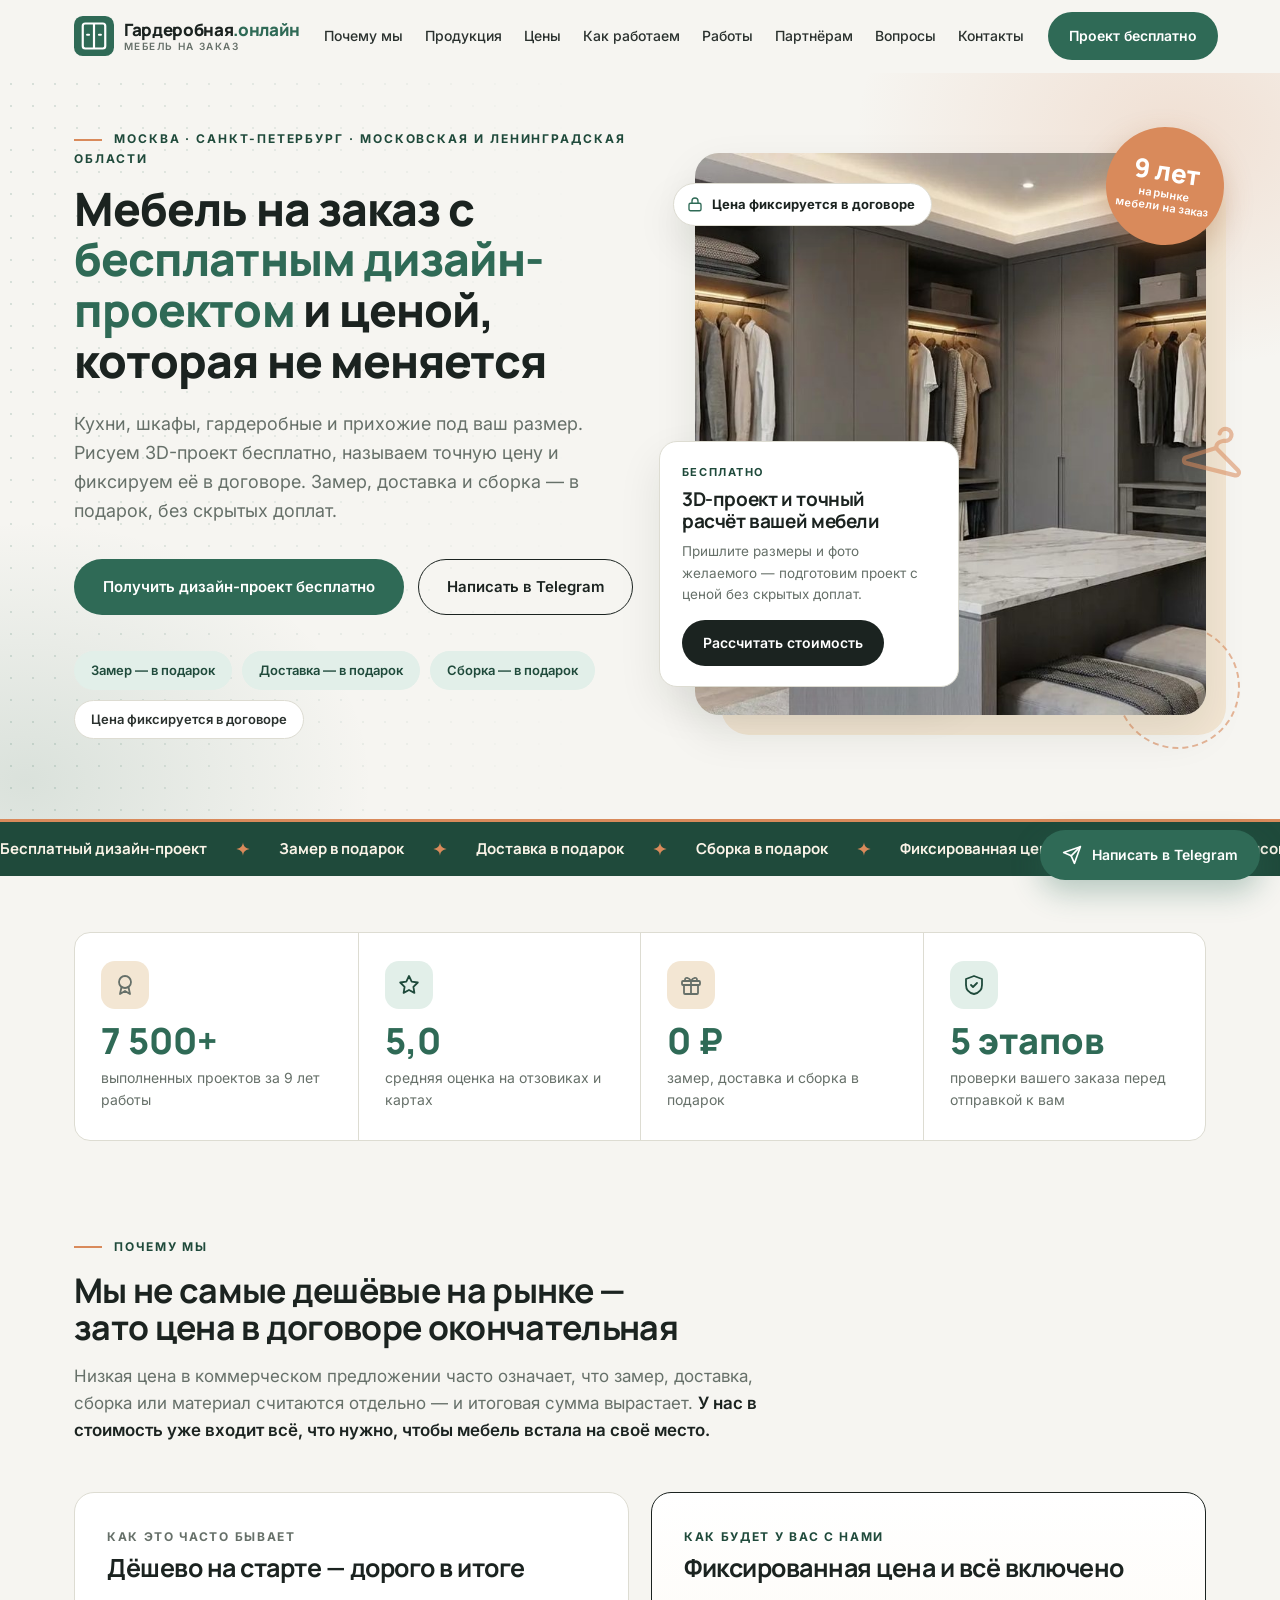
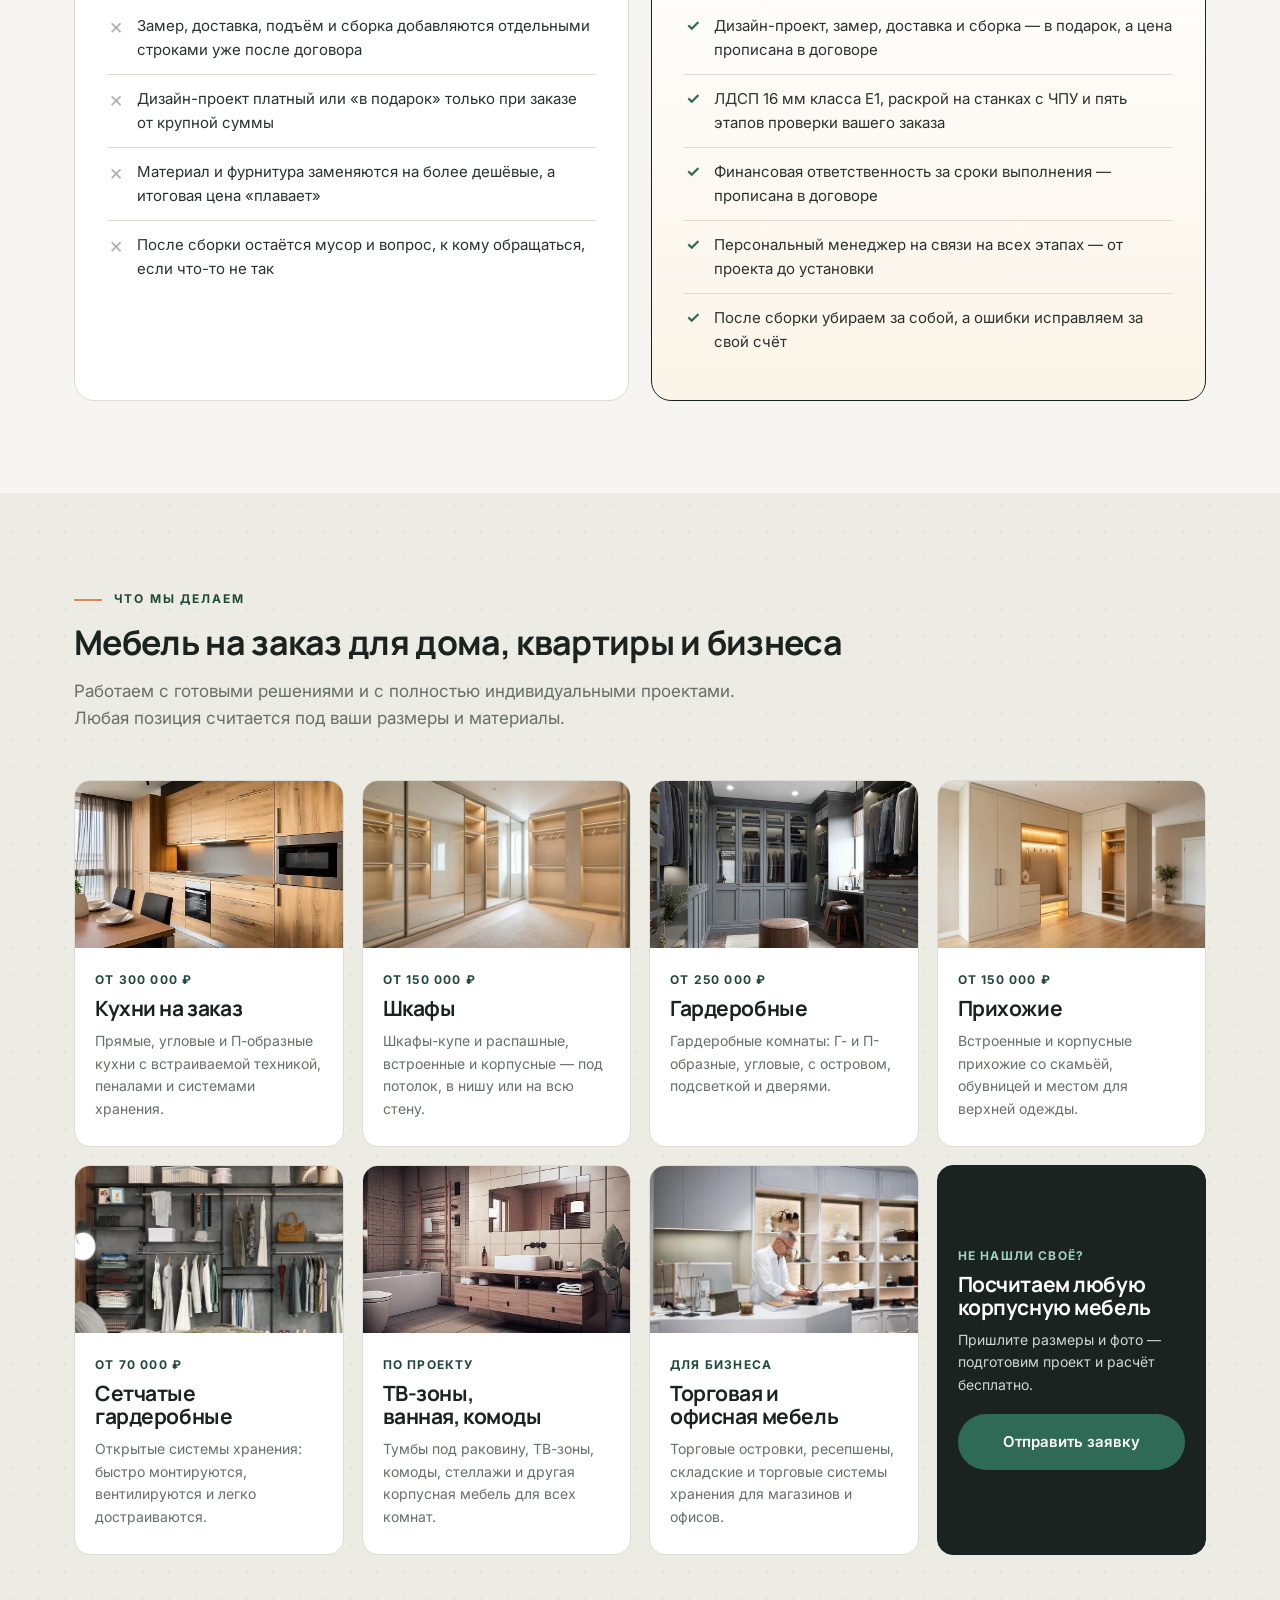
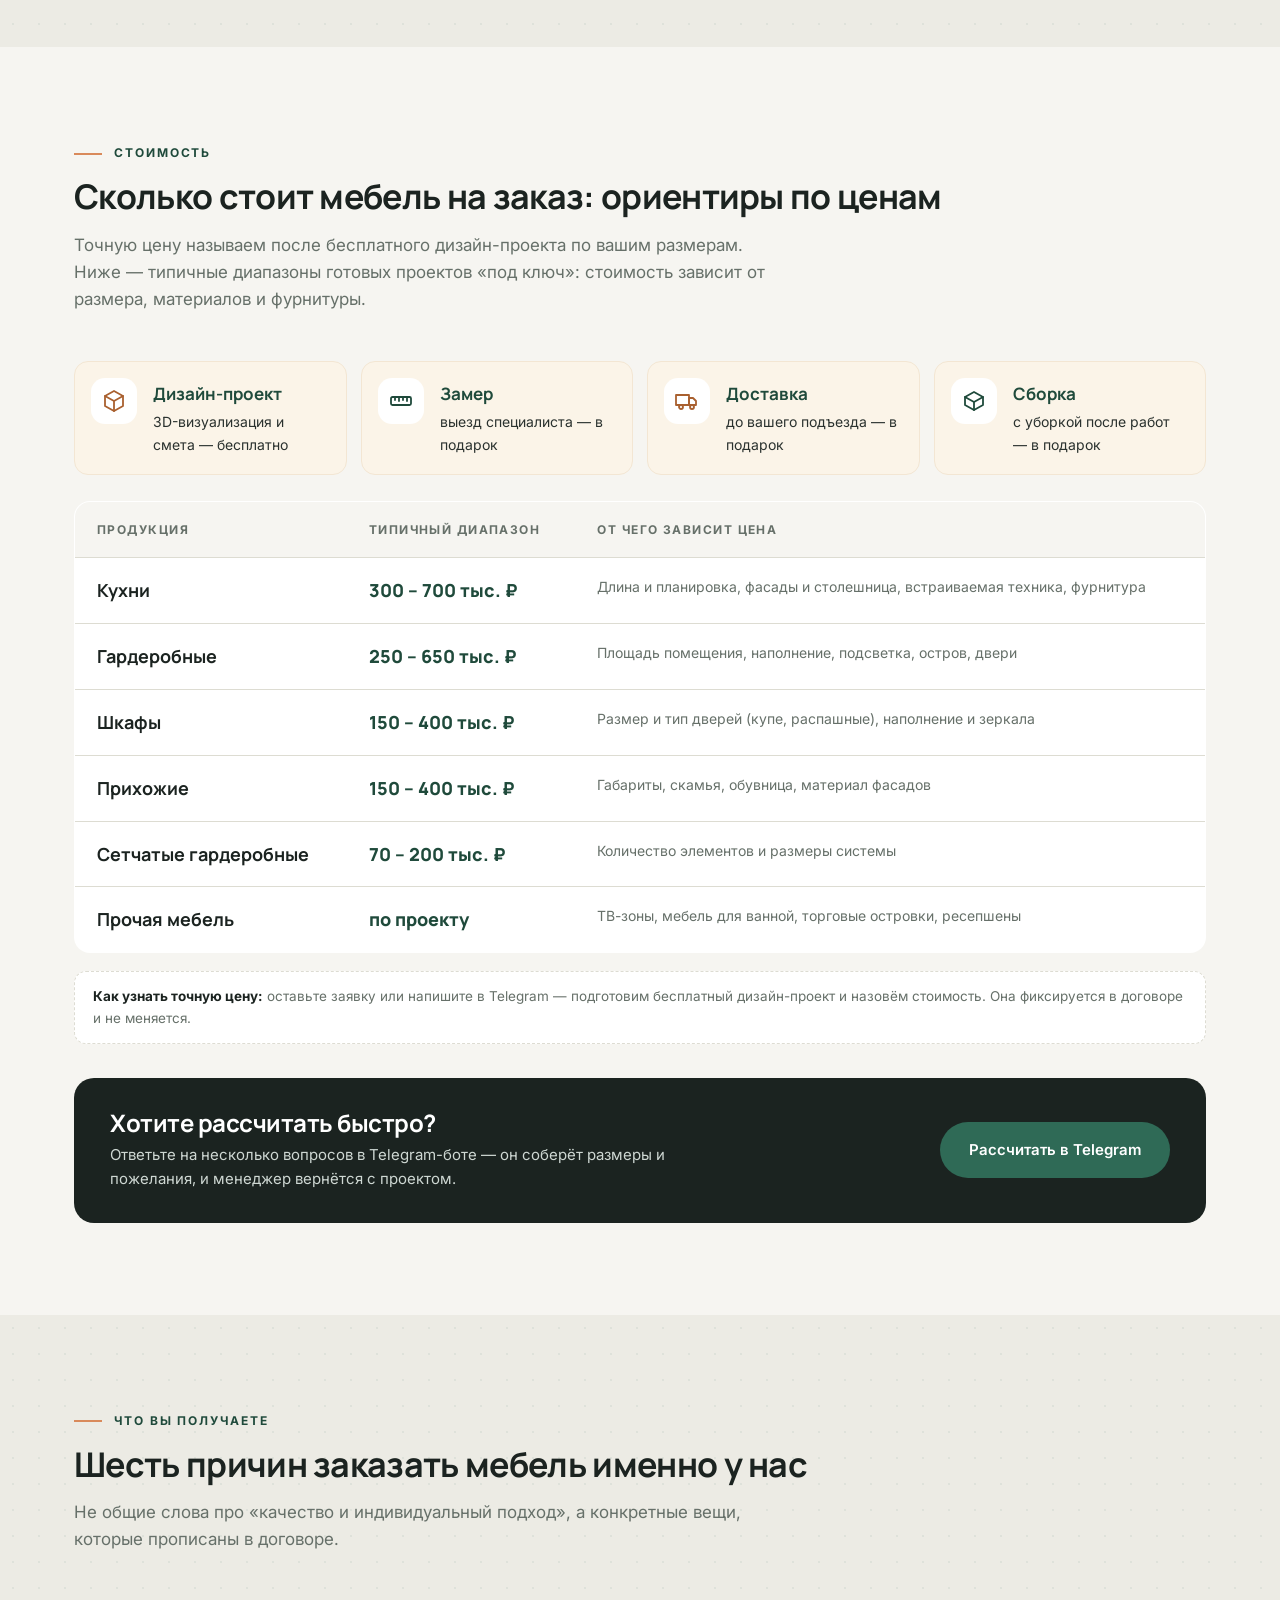
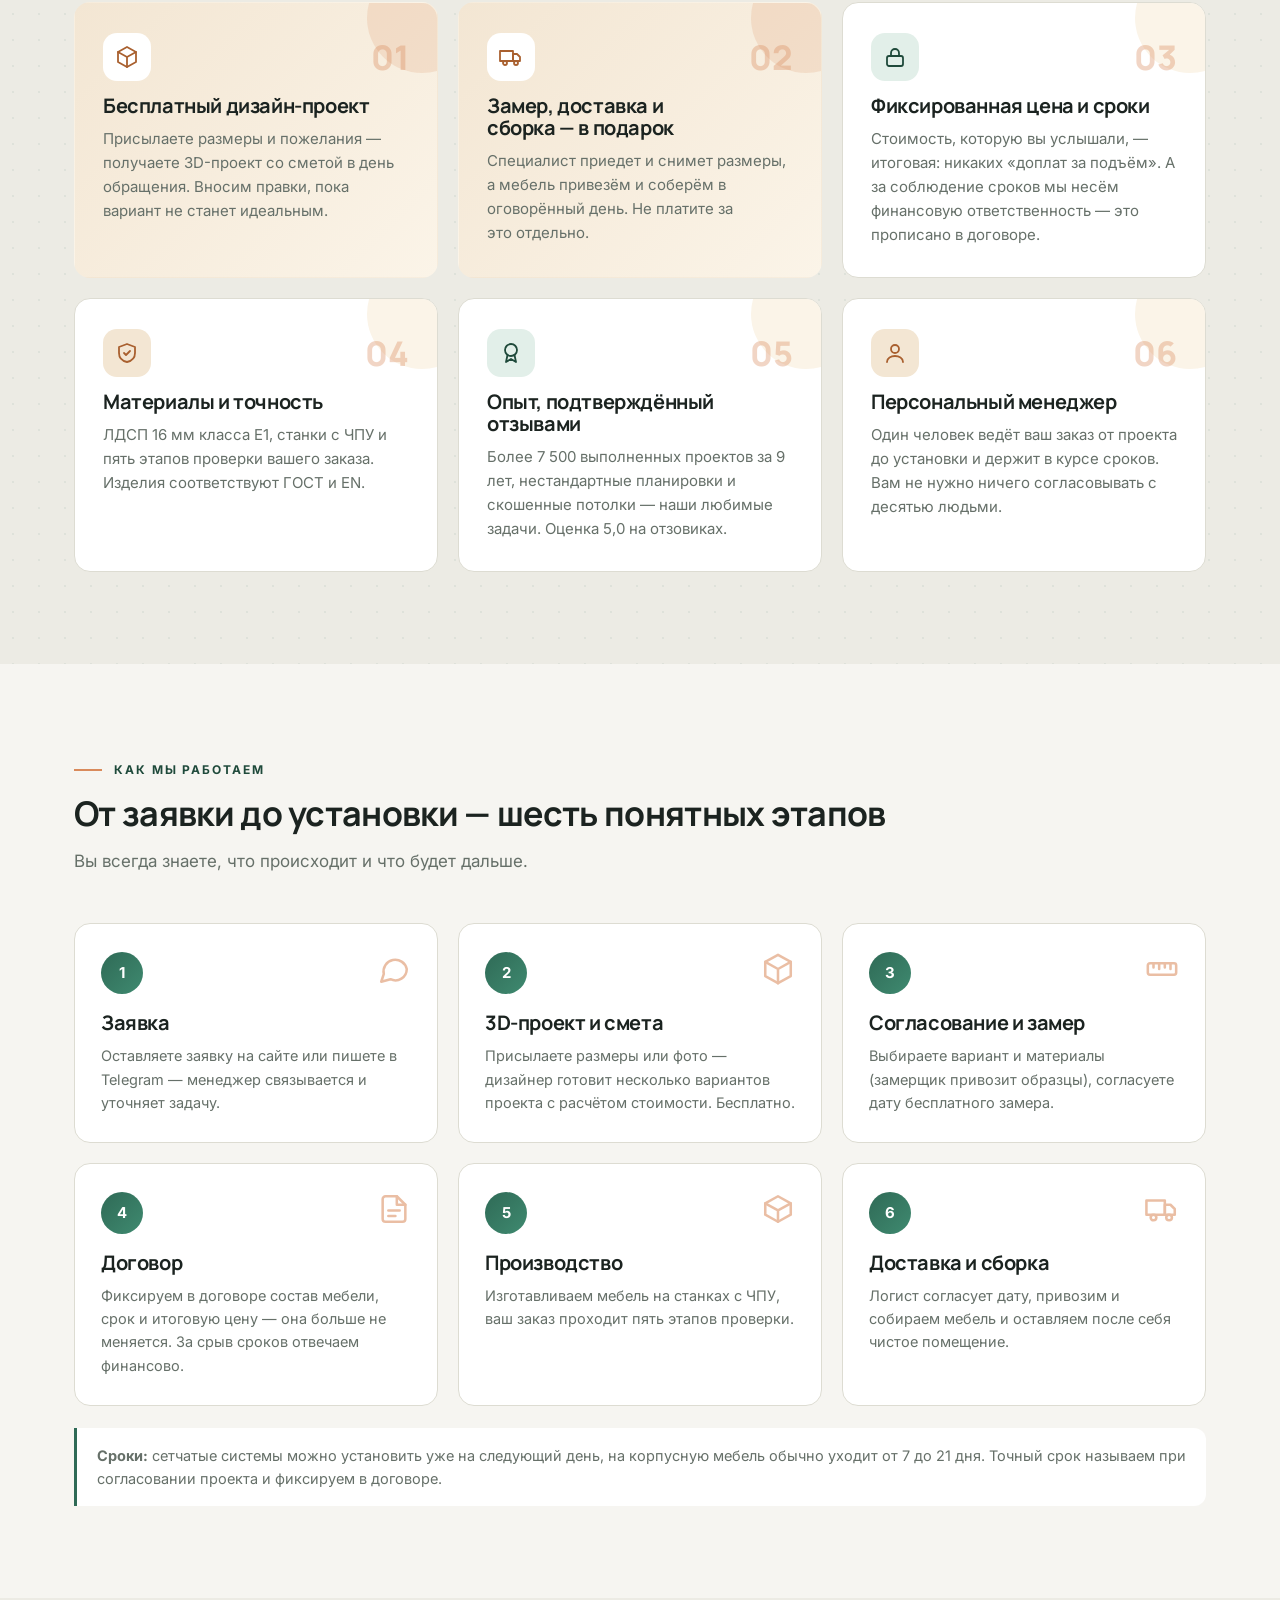
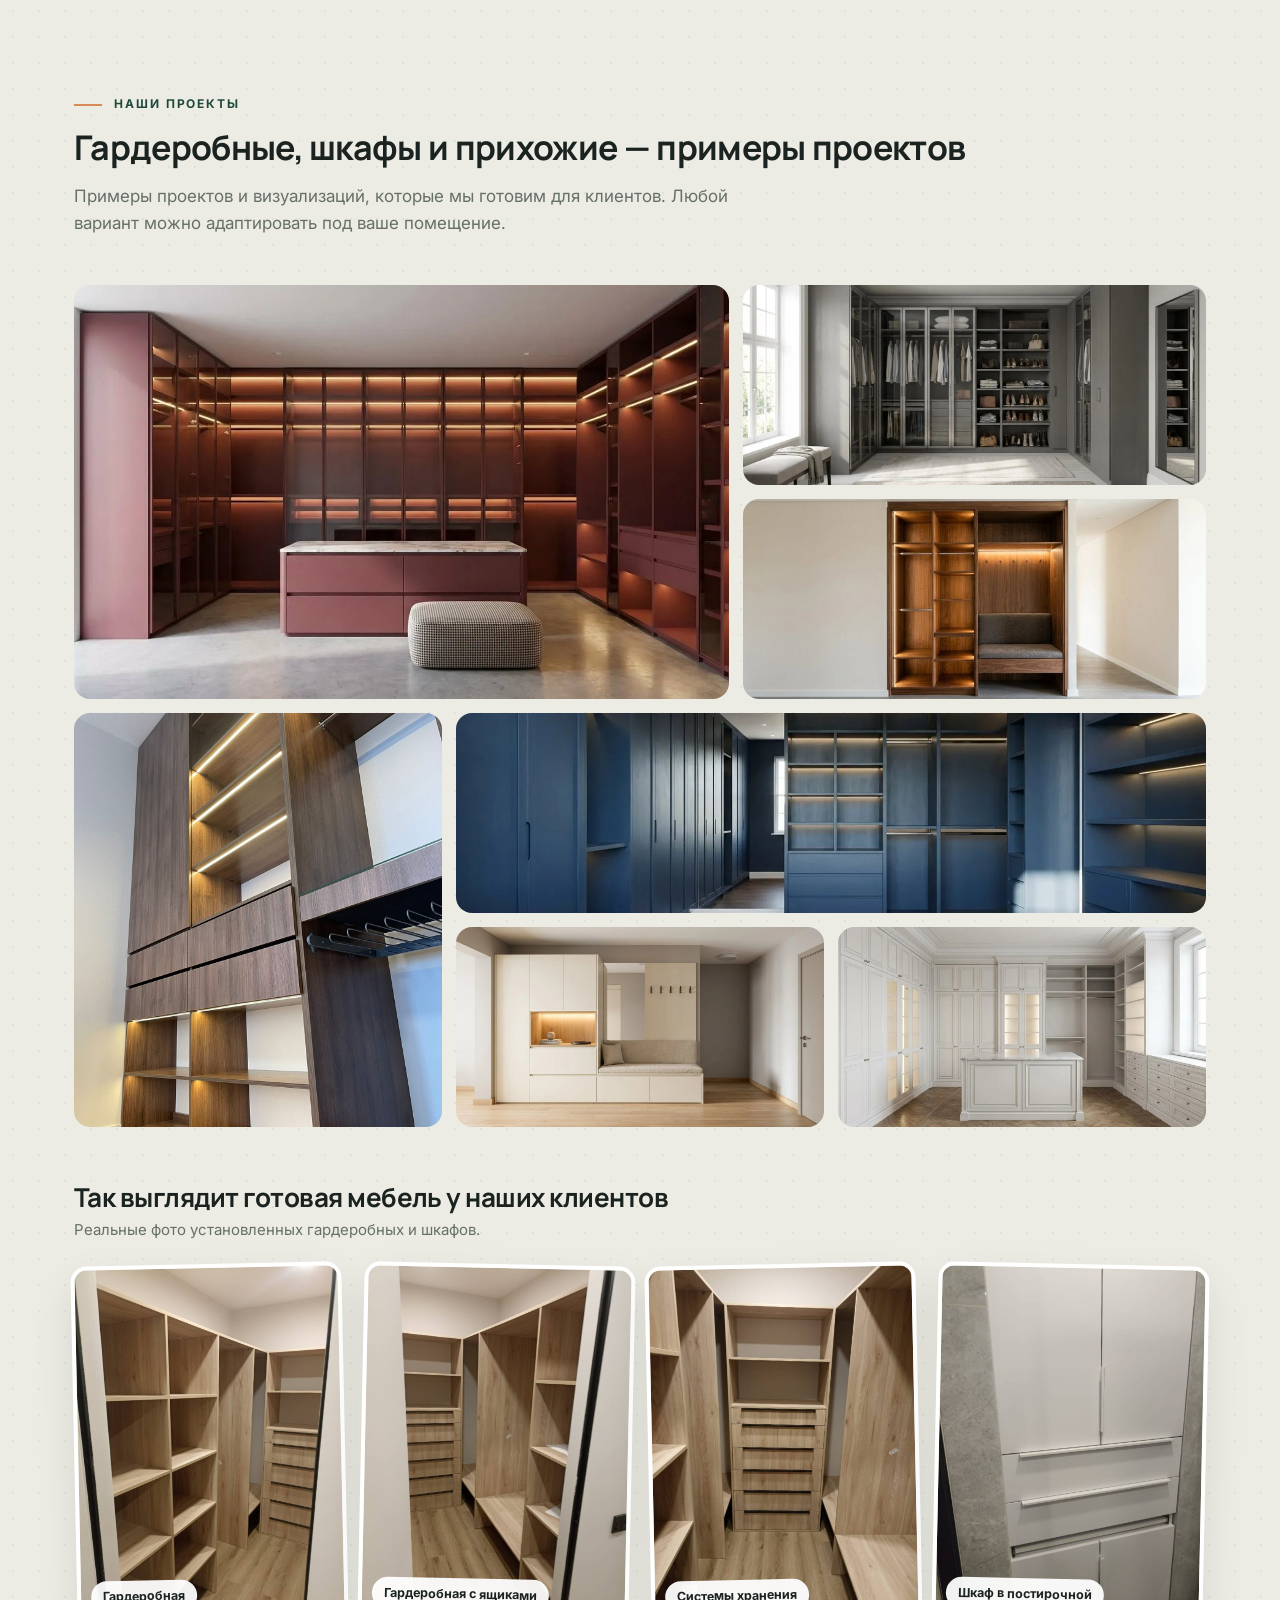
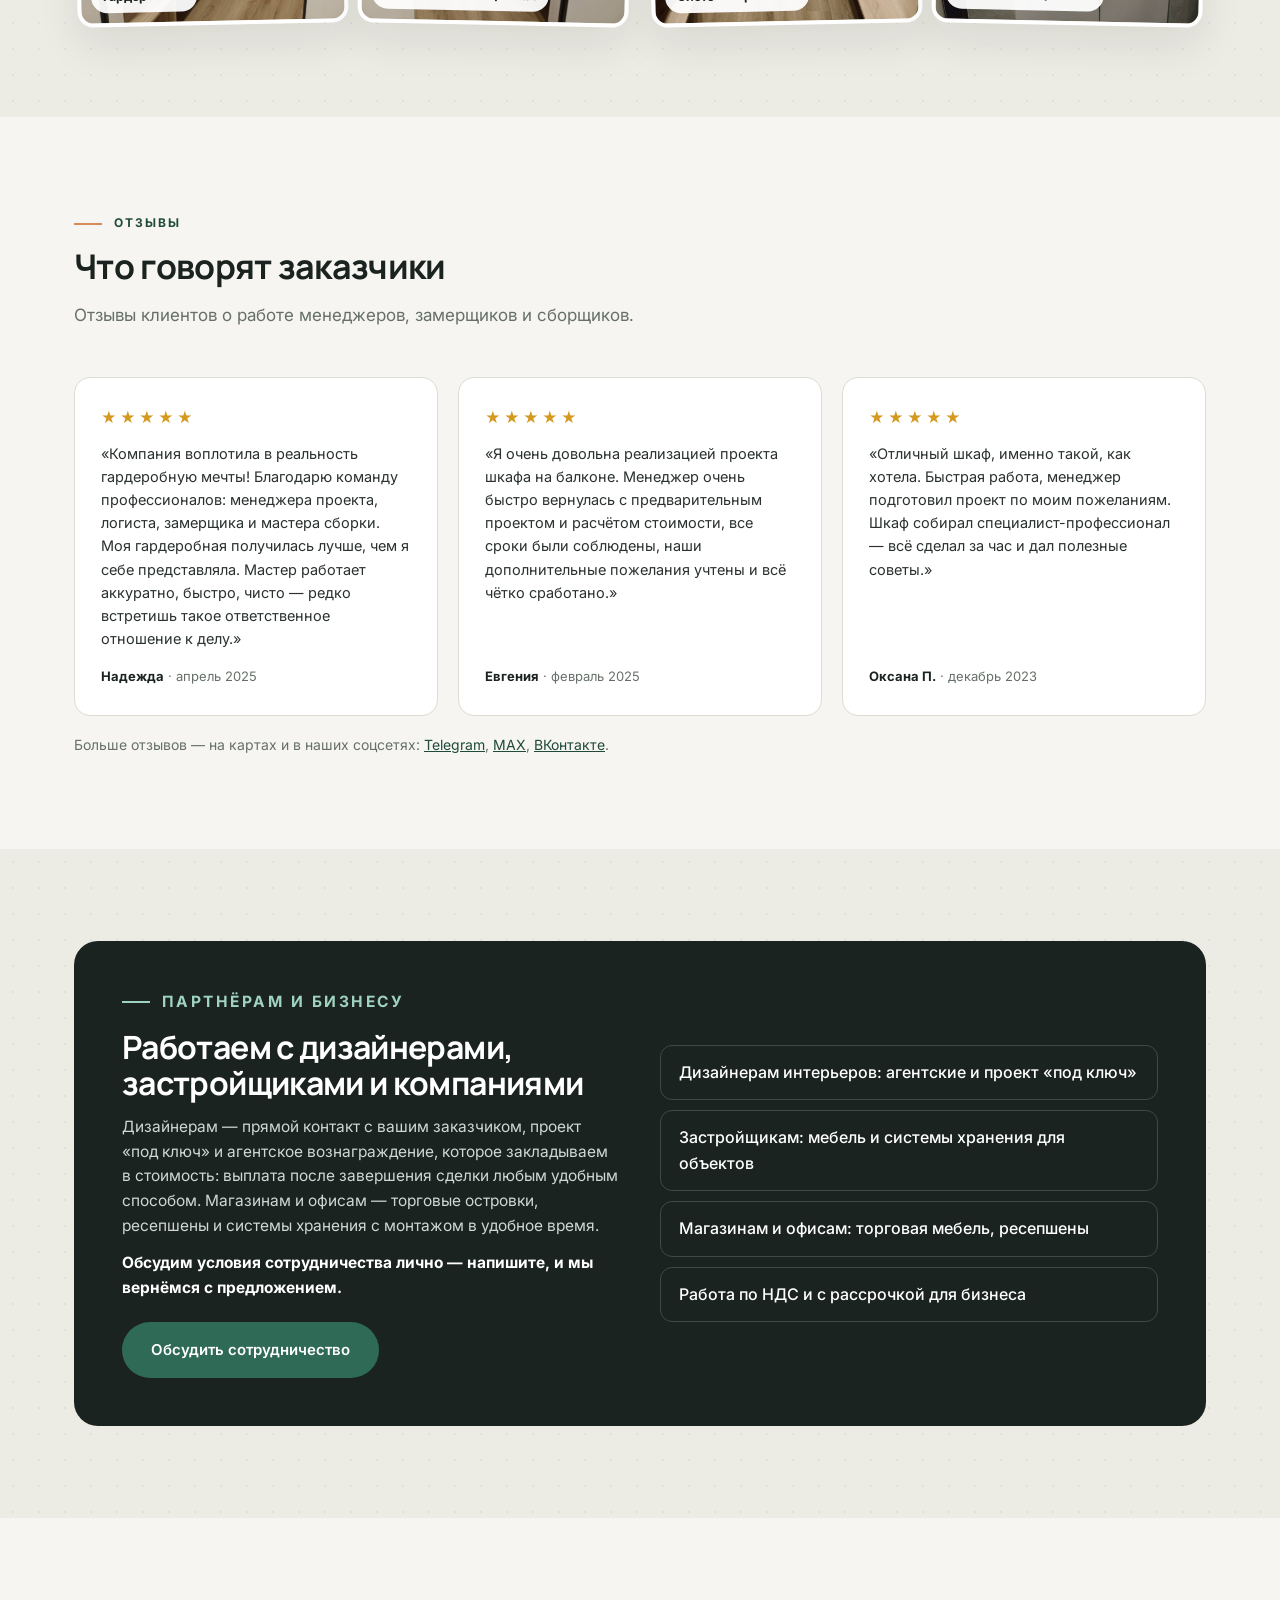
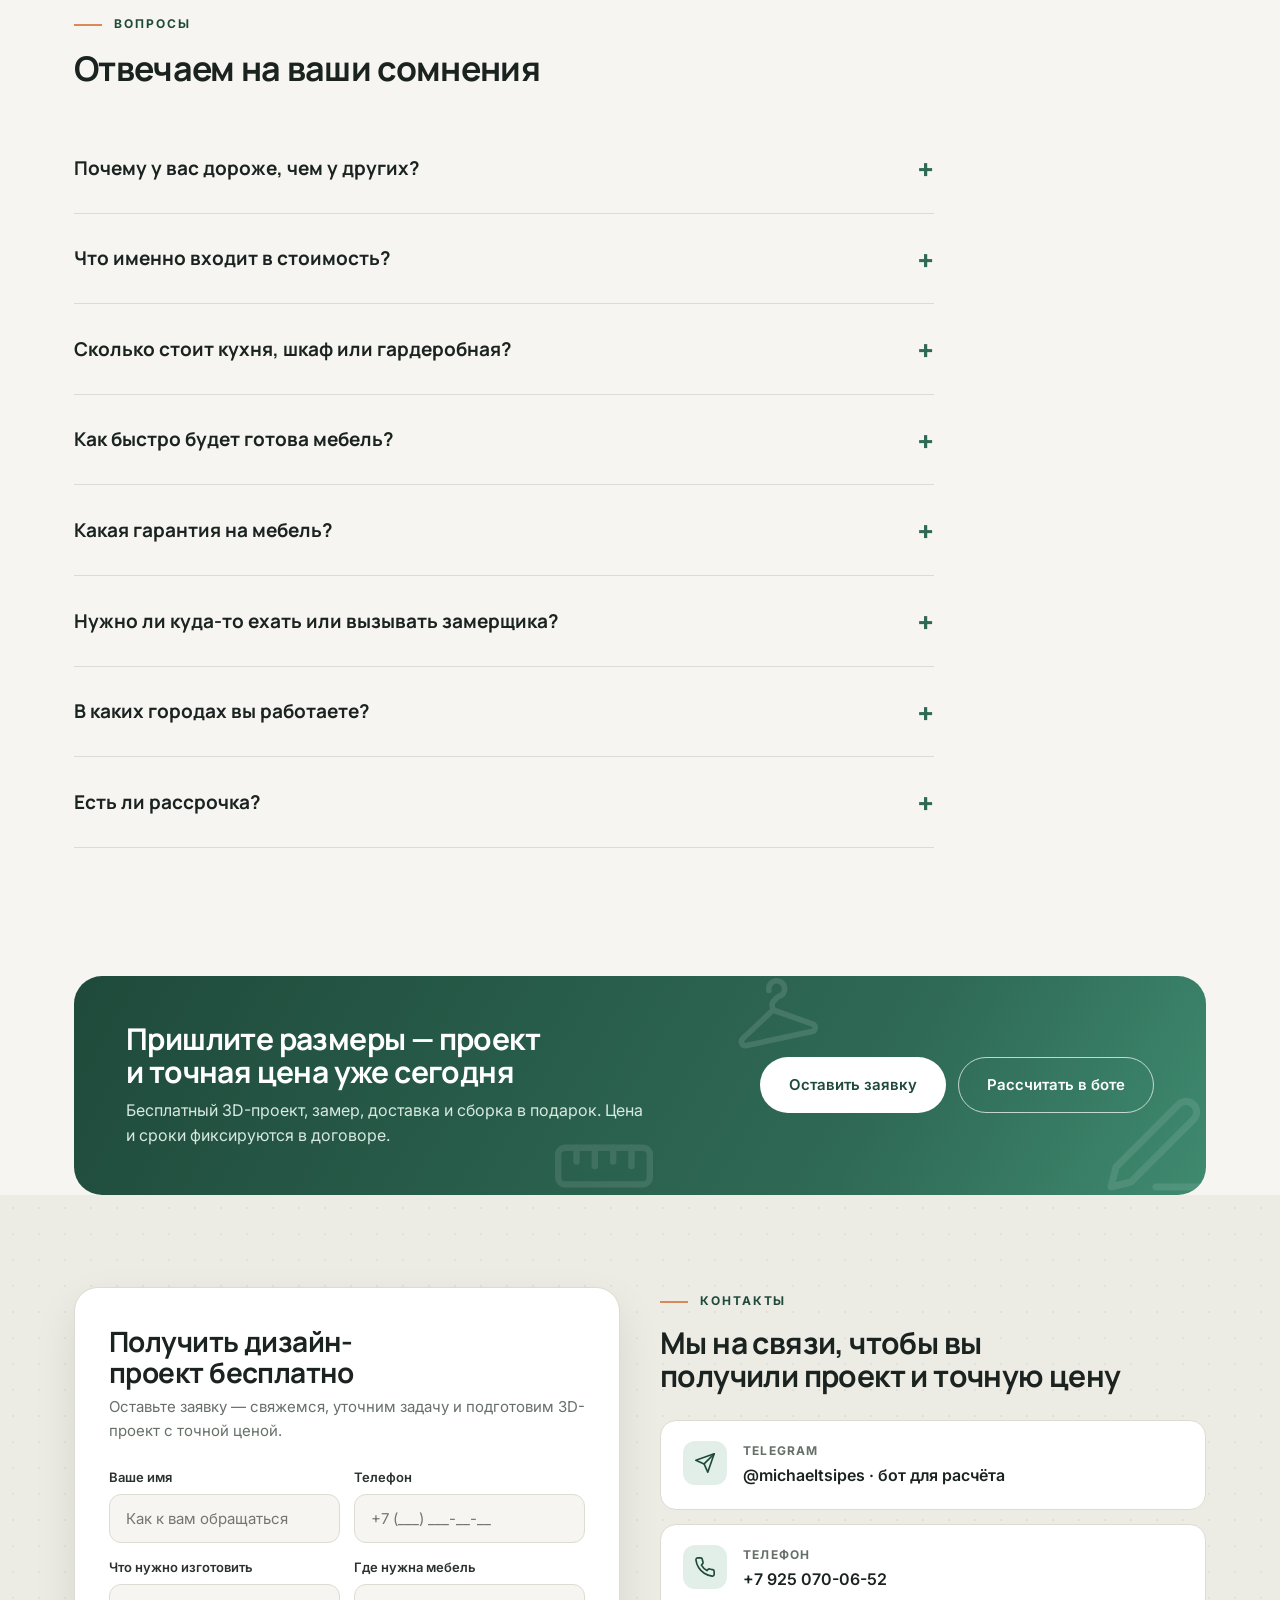
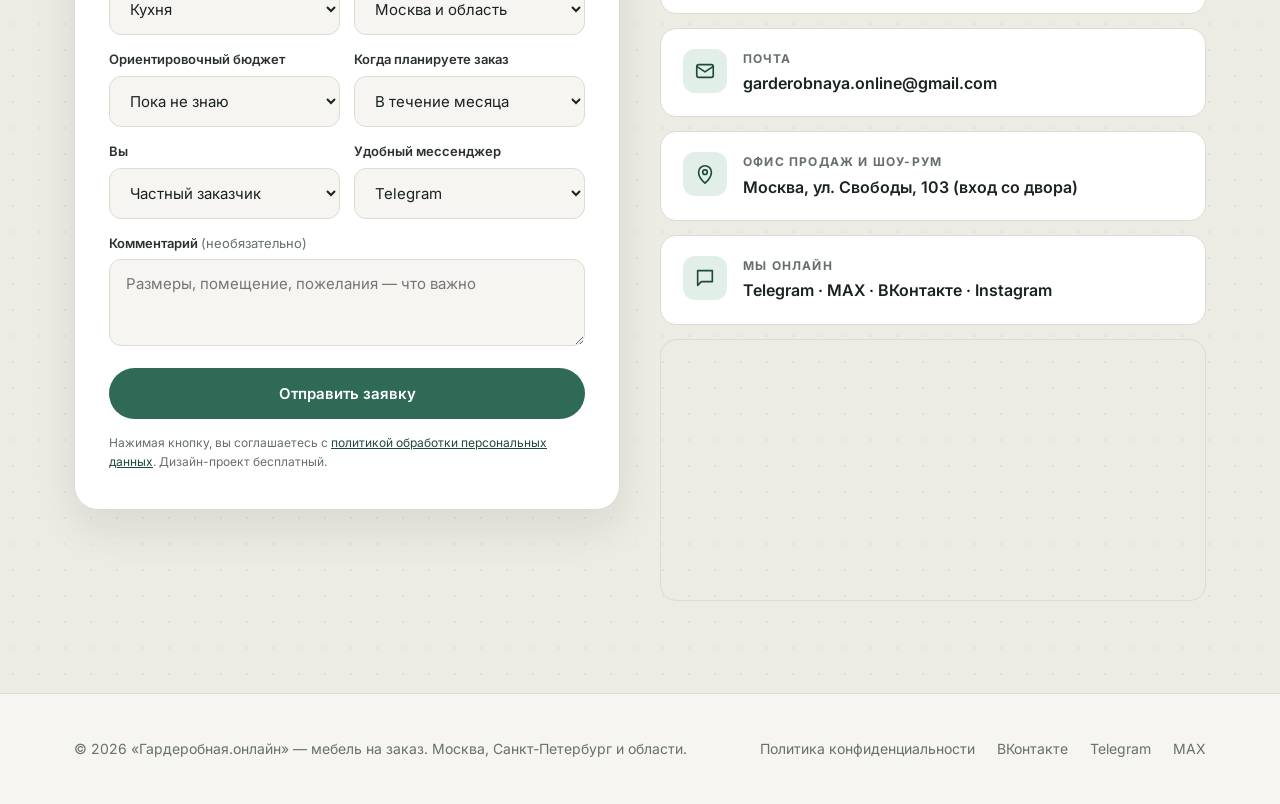
<file: index.html>
<!DOCTYPE html>
<html lang="ru">
<head>
<meta charset="UTF-8">
<meta name="viewport" content="width=device-width, initial-scale=1.0">
<meta name="robots" content="noindex, nofollow">
<title>Мебель на заказ в Москве и Санкт-Петербурге — бесплатный дизайн-проект и фиксированная цена | Гардеробная.онлайн</title>
<meta name="description" content="Кухни, шкафы, гардеробные и прихожие на заказ в Москве, Санкт-Петербурге и областях. Бесплатный дизайн-проект, замер, доставка и сборка в подарок. Фиксированная цена в договоре без скрытых доплат.">
<link rel="icon" href="img/favicon.svg" type="image/svg+xml">
<link rel="preconnect" href="https://fonts.googleapis.com">
<link rel="preconnect" href="https://fonts.gstatic.com" crossorigin>
<link href="https://fonts.googleapis.com/css2?family=Manrope:wght@500;600;700;800&family=Inter:wght@400;500;600;700&display=swap" rel="stylesheet">
<link rel="stylesheet" href="styles.css">
</head>
<body>
<svg width="0" height="0" style="position:absolute" aria-hidden="true"><defs>
<symbol id="i-cube" viewBox="0 0 24 24"><path d="M12 2 3 7v10l9 5 9-5V7z"/><path d="m3 7 9 5 9-5M12 12v10"/></symbol>
<symbol id="i-truck" viewBox="0 0 24 24"><path d="M1 6h13v10H1z"/><path d="M14 9h4l3 3v4h-7z"/><circle cx="6" cy="18" r="2"/><circle cx="17" cy="18" r="2"/></symbol>
<symbol id="i-lock" viewBox="0 0 24 24"><rect x="4" y="11" width="16" height="10" rx="2"/><path d="M8 11V8a4 4 0 0 1 8 0v3"/></symbol>
<symbol id="i-shield" viewBox="0 0 24 24"><path d="M12 3l8 3v6c0 5-3.5 8-8 9-4.5-1-8-4-8-9V6z"/><path d="m9 12 2 2 4-4"/></symbol>
<symbol id="i-award" viewBox="0 0 24 24"><circle cx="12" cy="9" r="6"/><path d="m8.5 14-1.5 7 5-3 5 3-1.5-7"/></symbol>
<symbol id="i-user" viewBox="0 0 24 24"><circle cx="12" cy="8" r="4"/><path d="M4 21c0-4 4-6 8-6s8 2 8 6"/></symbol>
<symbol id="i-star" viewBox="0 0 24 24"><path d="m12 3 2.7 5.6 6.1.9-4.4 4.3 1 6.1L12 17l-5.4 2.9 1-6.1-4.4-4.3 6.1-.9z"/></symbol>
<symbol id="i-gift" viewBox="0 0 24 24"><rect x="3" y="8" width="18" height="4" rx="1"/><path d="M12 8v13M5 12v8a1 1 0 0 0 1 1h12a1 1 0 0 0 1-1v-8"/><path d="M12 8c-2-4-6-4-6-1.5S10 8 12 8zm0 0c2-4 6-4 6-1.5S14 8 12 8z"/></symbol>
<symbol id="i-chat" viewBox="0 0 24 24"><path d="M21 12a8 8 0 0 1-11.5 7.2L3 21l1.8-5.5A8 8 0 1 1 21 12z"/></symbol>
<symbol id="i-ruler" viewBox="0 0 24 24"><rect x="2" y="8" width="20" height="8" rx="1.5"/><path d="M6 8v3M10 8v4M14 8v3M18 8v4"/></symbol>
<symbol id="i-file" viewBox="0 0 24 24"><path d="M14 3H6a2 2 0 0 0-2 2v14a2 2 0 0 0 2 2h12a2 2 0 0 0 2-2V9z"/><path d="M14 3v6h6M8 13h8M8 17h5"/></symbol>
<symbol id="i-box" viewBox="0 0 24 24"><path d="M21 8 12 3 3 8v8l9 5 9-5z"/><path d="m3 8 9 5 9-5M12 13v8"/></symbol>
<symbol id="i-pencil" viewBox="0 0 24 24"><path d="M12 20h9"/><path d="M16.5 3.5a2.1 2.1 0 0 1 3 3L7 19l-4 1 1-4z"/></symbol>
<symbol id="i-hanger" viewBox="0 0 24 24"><path d="M12 7a2 2 0 1 1 2 2c-1 .5-2 1-2 2v1"/><path d="M12 12 3 17.5a1 1 0 0 0 .6 1.8h16.8a1 1 0 0 0 .6-1.8z"/></symbol>
<symbol id="i-clock" viewBox="0 0 24 24"><circle cx="12" cy="12" r="9"/><path d="M12 7v5l3 2"/></symbol>
<symbol id="i-check" viewBox="0 0 24 24"><path d="m5 12 5 5 9-10"/></symbol>
<symbol id="i-spark" viewBox="0 0 24 24"><path d="M12 2c.6 5 2.4 8.4 10 10-7.6 1.6-9.4 5-10 10-.6-5-2.4-8.4-10-10 7.6-1.6 9.4-5 10-10z" fill="currentColor" stroke="none"/></symbol>
</defs></svg>

<header class="header" id="header">
  <div class="header__inner">
    <a href="#top" class="logo" aria-label="Гардеробная.онлайн">
      <svg viewBox="0 0 64 64" aria-hidden="true"><rect width="64" height="64" rx="14" fill="#2f6a56"/><rect x="14" y="12" width="36" height="40" rx="4" fill="none" stroke="#fff" stroke-width="3.5"/><path d="M32 12v40" stroke="#fff" stroke-width="3.5"/><path d="M24 30h-3M43 30h-3" stroke="#fff" stroke-width="3.5" stroke-linecap="round"/></svg>
      <span class="logo__t">Гардеробная<em>.онлайн</em><small>Мебель на заказ</small></span>
    </a>
    <nav class="nav" id="nav">
      <a href="#why">Почему мы</a>
      <a href="#products">Продукция</a>
      <a href="#prices">Цены</a>
      <a href="#process">Как работаем</a>
      <a href="#portfolio">Работы</a>
      <a href="#partners">Партнёрам</a>
      <a href="#faq">Вопросы</a>
      <a href="#contact">Контакты</a>
    </nav>
    <div class="header__right">
      <a href="tel:+79250700652" class="header__phone">+7 925 070-06-52</a>
      <a href="#contact" class="btn btn--primary">Проект бесплатно</a>
      <button class="burger" id="burger" aria-label="Меню"><span></span></button>
    </div>
  </div>
</header>

<main id="top">

<!-- HERO -->
<section class="hero">
  <div class="container hero__grid">
    <div>
      <p class="section-tag">Москва · Санкт-Петербург · Московская и Ленинградская области</p>
      <h1>Мебель на заказ с <em>бесплатным дизайн-проектом</em> и ценой, которая не меняется</h1>
      <p class="hero__lead">Кухни, шкафы, гардеробные и прихожие под ваш размер. Рисуем 3D-проект бесплатно, называем точную цену и фиксируем её в договоре. Замер, доставка и сборка — в подарок, без скрытых доплат.</p>
      <div class="hero__cta">
        <a href="#contact" class="btn btn--primary">Получить дизайн-проект бесплатно</a>
        <a href="https://t.me/michaeltsipes" target="_blank" rel="noopener" class="btn btn--outline">Написать в Telegram</a>
      </div>
      <div class="hero__chips">
        <span class="chip chip--gift">Замер — в подарок</span>
        <span class="chip chip--gift">Доставка — в подарок</span>
        <span class="chip chip--gift">Сборка — в подарок</span>
        <span class="chip">Цена фиксируется в договоре</span>
      </div>
    </div>
    <div class="hero__visual">
      <div class="hero__photo"><img src="img/hero.jpg" alt="Гардеробная комната с островом и подсветкой, проект на заказ" fetchpriority="high"></div>
      <div class="sticker sticker--round"><b>9 лет</b><span>на рынке мебели на заказ</span></div>
      <div class="sticker sticker--tag"><svg class="ic"><use href="#i-lock"/></svg>Цена фиксируется в договоре</div>
      <svg class="deco deco--hanger" aria-hidden="true"><use href="#i-hanger"/></svg>
      <aside class="hero__card">
        <p class="hero__card-tag">Бесплатно</p>
        <h3>3D-проект и точный расчёт вашей мебели</h3>
        <p>Пришлите размеры и фото желаемого — подготовим проект с ценой без скрытых доплат.</p>
        <a href="#contact" class="btn btn--dark">Рассчитать стоимость</a>
      </aside>
    </div>
  </div>
</section>

<div class="ticker" aria-hidden="true"><div class="ticker__track"><span>Бесплатный дизайн-проект</span><svg class="ic"><use href="#i-spark"/></svg><span>Замер в подарок</span><svg class="ic"><use href="#i-spark"/></svg><span>Доставка в подарок</span><svg class="ic"><use href="#i-spark"/></svg><span>Сборка в подарок</span><svg class="ic"><use href="#i-spark"/></svg><span>Фиксированная цена в договоре</span><svg class="ic"><use href="#i-spark"/></svg><span>Финансовая ответственность за сроки</span><svg class="ic"><use href="#i-spark"/></svg><span>5 этапов проверки заказа</span><svg class="ic"><use href="#i-spark"/></svg><span>Бесплатный дизайн-проект</span><svg class="ic"><use href="#i-spark"/></svg><span>Замер в подарок</span><svg class="ic"><use href="#i-spark"/></svg><span>Доставка в подарок</span><svg class="ic"><use href="#i-spark"/></svg><span>Сборка в подарок</span><svg class="ic"><use href="#i-spark"/></svg><span>Фиксированная цена в договоре</span><svg class="ic"><use href="#i-spark"/></svg><span>Финансовая ответственность за сроки</span><svg class="ic"><use href="#i-spark"/></svg><span>5 этапов проверки заказа</span><svg class="ic"><use href="#i-spark"/></svg></div></div>

<!-- STATS -->
<section class="stats">
  <div class="container">
    <div class="stats__row">
      <div class="stat"><span class="ico"><svg class="ic"><use href="#i-award"/></svg></span><b>7 500+</b><span>выполненных проектов за 9 лет работы</span></div>
      <div class="stat"><span class="ico"><svg class="ic"><use href="#i-star"/></svg></span><b>5,0</b><span>средняя оценка на отзовиках и картах</span></div>
      <div class="stat"><span class="ico"><svg class="ic"><use href="#i-gift"/></svg></span><b>0 ₽</b><span>замер, доставка и сборка в подарок</span></div>
      <div class="stat"><span class="ico"><svg class="ic"><use href="#i-shield"/></svg></span><b>5 этапов</b><span>проверки вашего заказа перед отправкой к вам</span></div>
    </div>
  </div>
</section>

<!-- WHY / PRICE OBJECTION -->
<section id="why">
  <div class="container">
    <p class="section-tag">Почему мы</p>
    <h2 class="section-title">Мы не самые дешёвые на рынке — зато цена в договоре окончательная</h2>
    <p class="section-lead">Низкая цена в коммерческом предложении часто означает, что замер, доставка, сборка или материал считаются отдельно — и итоговая сумма вырастает. <b>У нас в стоимость уже входит всё, что нужно, чтобы мебель встала на своё место.</b></p>
    <div class="versus">
      <div class="versus__col">
        <p class="versus__label">Как это часто бывает</p>
        <h3>Дёшево на старте — дорого в итоге</h3>
        <ul>
          <li>Замер, доставка, подъём и сборка добавляются отдельными строками уже после договора</li>
          <li>Дизайн-проект платный или «в подарок» только при заказе от крупной суммы</li>
          <li>Материал и фурнитура заменяются на более дешёвые, а итоговая цена «плавает»</li>
          <li>После сборки остаётся мусор и вопрос, к кому обращаться, если что-то не так</li>
        </ul>
      </div>
      <div class="versus__col versus__col--good">
        <p class="versus__label">Как будет у вас с нами</p>
        <h3>Фиксированная цена и всё включено</h3>
        <ul>
          <li>Дизайн-проект, замер, доставка и сборка — в подарок, а цена прописана в договоре</li>
          <li>ЛДСП 16 мм класса Е1, раскрой на станках с ЧПУ и пять этапов проверки вашего заказа</li>
          <li>Финансовая ответственность за сроки выполнения — прописана в договоре</li>
          <li>Персональный менеджер на связи на всех этапах — от проекта до установки</li>
          <li>После сборки убираем за собой, а ошибки исправляем за свой счёт</li>
        </ul>
      </div>
    </div>
  </div>
</section>

<!-- PRODUCTS -->
<section id="products" class="alt">
  <div class="container">
    <p class="section-tag">Что мы делаем</p>
    <h2 class="section-title">Мебель на заказ для дома, квартиры и бизнеса</h2>
    <p class="section-lead">Работаем с готовыми решениями и с полностью индивидуальными проектами. Любая позиция считается под ваши размеры и материалы.</p>
    <div class="srv-grid">
      <article class="srv">
        <div class="srv__img"><img src="img/srv-kitchen.jpg" alt="Кухня на заказ с деревянными фасадами" loading="lazy"></div>
        <div class="srv__body">
          <p class="srv__price">от 300 000 ₽</p>
          <h3>Кухни на заказ</h3>
          <p>Прямые, угловые и П-образные кухни с встраиваемой техникой, пеналами и системами хранения.</p>
        </div>
      </article>
      <article class="srv">
        <div class="srv__img"><img src="img/srv-wardrobe.jpg" alt="Встроенный шкаф-купе с зеркальными дверями" loading="lazy"></div>
        <div class="srv__body">
          <p class="srv__price">от 150 000 ₽</p>
          <h3>Шкафы</h3>
          <p>Шкафы-купе и распашные, встроенные и корпусные — под потолок, в нишу или на всю стену.</p>
        </div>
      </article>
      <article class="srv">
        <div class="srv__img"><img src="img/srv-dressing.jpg" alt="Гардеробная комната со светлыми полками" loading="lazy"></div>
        <div class="srv__body">
          <p class="srv__price">от 250 000 ₽</p>
          <h3>Гардеробные</h3>
          <p>Гардеробные комнаты: Г- и П-образные, угловые, с островом, подсветкой и дверями.</p>
        </div>
      </article>
      <article class="srv">
        <div class="srv__img"><img src="img/srv-hall.jpg" alt="Прихожая со шкафом и лавкой" loading="lazy"></div>
        <div class="srv__body">
          <p class="srv__price">от 150 000 ₽</p>
          <h3>Прихожие</h3>
          <p>Встроенные и корпусные прихожие со скамьёй, обувницей и местом для верхней одежды.</p>
        </div>
      </article>
      <article class="srv">
        <div class="srv__img"><img src="img/srv-mesh.jpg" alt="Открытая сетчатая гардеробная система" loading="lazy"></div>
        <div class="srv__body">
          <p class="srv__price">от 70 000 ₽</p>
          <h3>Сетчатые гардеробные</h3>
          <p>Открытые системы хранения: быстро монтируются, вентилируются и легко достраиваются.</p>
        </div>
      </article>
      <article class="srv">
        <div class="srv__img"><img src="img/srv-other.jpg" alt="Мебель для ванной комнаты на заказ" loading="lazy"></div>
        <div class="srv__body">
          <p class="srv__price">по проекту</p>
          <h3>ТВ-зоны, ванная, комоды</h3>
          <p>Тумбы под раковину, ТВ-зоны, комоды, стеллажи и другая корпусная мебель для всех комнат.</p>
        </div>
      </article>
      <article class="srv">
        <div class="srv__img"><img src="img/srv-biz.jpg" alt="Торговая мебель и витрины для магазина" loading="lazy"></div>
        <div class="srv__body">
          <p class="srv__price">для бизнеса</p>
          <h3>Торговая и офисная мебель</h3>
          <p>Торговые островки, ресепшены, складские и торговые системы хранения для магазинов и офисов.</p>
        </div>
      </article>
      <article class="srv srv--cta">
        <div class="srv__body">
          <p class="srv__price">Не нашли своё?</p>
          <h3>Посчитаем любую корпусную мебель</h3>
          <p>Пришлите размеры и фото — подготовим проект и расчёт бесплатно.</p>
          <a href="#contact" class="btn btn--primary">Отправить заявку</a>
        </div>
      </article>
    </div>
  </div>
</section>

<!-- PRICES -->
<section id="prices">
  <div class="container">
    <p class="section-tag">Стоимость</p>
    <h2 class="section-title">Сколько стоит мебель на заказ: ориентиры по ценам</h2>
    <p class="section-lead">Точную цену называем после бесплатного дизайн-проекта по вашим размерам. Ниже — типичные диапазоны готовых проектов «под ключ»: стоимость зависит от размера, материалов и фурнитуры.</p>

    <div class="included">
      <div><span class="ico"><svg class="ic"><use href="#i-cube"/></svg></span><b>Дизайн-проект</b>3D-визуализация и смета — бесплатно</div>
      <div><span class="ico"><svg class="ic"><use href="#i-ruler"/></svg></span><b>Замер</b>выезд специалиста — в подарок</div>
      <div><span class="ico"><svg class="ic"><use href="#i-truck"/></svg></span><b>Доставка</b>до вашего подъезда — в подарок</div>
      <div><span class="ico"><svg class="ic"><use href="#i-box"/></svg></span><b>Сборка</b>с уборкой после работ — в подарок</div>
    </div>

    <table class="ptable">
      <thead>
        <tr><th>Продукция</th><th>Типичный диапазон</th><th>От чего зависит цена</th></tr>
      </thead>
      <tbody>
        <tr><td>Кухни</td><td>300 – 700 тыс. ₽</td><td>Длина и планировка, фасады и столешница, встраиваемая техника, фурнитура</td></tr>
        <tr><td>Гардеробные</td><td>250 – 650 тыс. ₽</td><td>Площадь помещения, наполнение, подсветка, остров, двери</td></tr>
        <tr><td>Шкафы</td><td>150 – 400 тыс. ₽</td><td>Размер и тип дверей (купе, распашные), наполнение и зеркала</td></tr>
        <tr><td>Прихожие</td><td>150 – 400 тыс. ₽</td><td>Габариты, скамья, обувница, материал фасадов</td></tr>
        <tr><td>Сетчатые гардеробные</td><td>70 – 200 тыс. ₽</td><td>Количество элементов и размеры системы</td></tr>
        <tr><td>Прочая мебель</td><td>по проекту</td><td>ТВ-зоны, мебель для ванной, торговые островки, ресепшены</td></tr>
      </tbody>
    </table>
    <p class="price-note"><b>Как узнать точную цену:</b> оставьте заявку или напишите в Telegram — подготовим бесплатный дизайн-проект и назовём стоимость. Она фиксируется в договоре и не меняется.</p>

    <div class="furniture-row" style="margin-top:34px">
      <div>
        <h3>Хотите рассчитать быстро?</h3>
        <p>Ответьте на несколько вопросов в Telegram-боте — он соберёт размеры и пожелания, и менеджер вернётся с проектом.</p>
      </div>
      <a href="https://t.me/Ggardebot?start=c1730453398863-ds" target="_blank" rel="noopener" class="btn btn--primary">Рассчитать в Telegram</a>
    </div>
  </div>
</section>

<!-- OFFERS -->
<section id="offers" class="alt">
  <div class="container">
    <p class="section-tag">Что вы получаете</p>
    <h2 class="section-title">Шесть причин заказать мебель именно у нас</h2>
    <p class="section-lead">Не общие слова про «качество и индивидуальный подход», а конкретные вещи, которые прописаны в договоре.</p>
    <div class="offer-grid">
      <div class="offer-card offer-card--gift">
        <div class="offer-card__top"><span class="ico"><svg class="ic"><use href="#i-cube"/></svg></span><div class="offer-card__num">01</div></div>
        <h3>Бесплатный дизайн-проект</h3>
        <p>Присылаете размеры и пожелания — получаете 3D-проект со сметой в день обращения. Вносим правки, пока вариант не станет идеальным.</p>
      </div>
      <div class="offer-card offer-card--gift">
        <div class="offer-card__top"><span class="ico"><svg class="ic"><use href="#i-truck"/></svg></span><div class="offer-card__num">02</div></div>
        <h3>Замер, доставка и сборка — в подарок</h3>
        <p>Специалист приедет и снимет размеры, а мебель привезём и соберём в оговорённый день. Не платите за это отдельно.</p>
      </div>
      <div class="offer-card">
        <div class="offer-card__top"><span class="ico"><svg class="ic"><use href="#i-lock"/></svg></span><div class="offer-card__num">03</div></div>
        <h3>Фиксированная цена и сроки</h3>
        <p>Стоимость, которую вы услышали, — итоговая: никаких «доплат за подъём». А за соблюдение сроков мы несём финансовую ответственность — это прописано в договоре.</p>
      </div>
      <div class="offer-card">
        <div class="offer-card__top"><span class="ico"><svg class="ic"><use href="#i-shield"/></svg></span><div class="offer-card__num">04</div></div>
        <h3>Материалы и точность</h3>
        <p>ЛДСП 16 мм класса Е1, станки с ЧПУ и пять этапов проверки вашего заказа. Изделия соответствуют ГОСТ и EN.</p>
      </div>
      <div class="offer-card">
        <div class="offer-card__top"><span class="ico"><svg class="ic"><use href="#i-award"/></svg></span><div class="offer-card__num">05</div></div>
        <h3>Опыт, подтверждённый отзывами</h3>
        <p>Более 7 500 выполненных проектов за 9 лет, нестандартные планировки и скошенные потолки — наши любимые задачи. Оценка 5,0 на отзовиках.</p>
      </div>
      <div class="offer-card">
        <div class="offer-card__top"><span class="ico"><svg class="ic"><use href="#i-user"/></svg></span><div class="offer-card__num">06</div></div>
        <h3>Персональный менеджер</h3>
        <p>Один человек ведёт ваш заказ от проекта до установки и держит в курсе сроков. Вам не нужно ничего согласовывать с десятью людьми.</p>
      </div>
    </div>
  </div>
</section>

<!-- PROCESS -->
<section id="process">
  <div class="container">
    <p class="section-tag">Как мы работаем</p>
    <h2 class="section-title">От заявки до установки — шесть понятных этапов</h2>
    <p class="section-lead">Вы всегда знаете, что происходит и что будет дальше.</p>
    <div class="steps">
      <div class="step">
        <span class="step__n">1</span>
        <svg class="ic step__ic"><use href="#i-chat"/></svg>
        <h3>Заявка</h3>
        <p>Оставляете заявку на сайте или пишете в Telegram — менеджер связывается и уточняет задачу.</p>
      </div>
      <div class="step">
        <span class="step__n">2</span>
        <svg class="ic step__ic"><use href="#i-cube"/></svg>
        <h3>3D-проект и смета</h3>
        <p>Присылаете размеры или фото — дизайнер готовит несколько вариантов проекта с расчётом стоимости. Бесплатно.</p>
      </div>
      <div class="step">
        <span class="step__n">3</span>
        <svg class="ic step__ic"><use href="#i-ruler"/></svg>
        <h3>Согласование и замер</h3>
        <p>Выбираете вариант и материалы (замерщик привозит образцы), согласуете дату бесплатного замера.</p>
      </div>
      <div class="step">
        <span class="step__n">4</span>
        <svg class="ic step__ic"><use href="#i-file"/></svg>
        <h3>Договор</h3>
        <p>Фиксируем в договоре состав мебели, срок и итоговую цену — она больше не меняется. За срыв сроков отвечаем финансово.</p>
      </div>
      <div class="step">
        <span class="step__n">5</span>
        <svg class="ic step__ic"><use href="#i-box"/></svg>
        <h3>Производство</h3>
        <p>Изготавливаем мебель на станках с ЧПУ, ваш заказ проходит пять этапов проверки.</p>
      </div>
      <div class="step">
        <span class="step__n">6</span>
        <svg class="ic step__ic"><use href="#i-truck"/></svg>
        <h3>Доставка и сборка</h3>
        <p>Логист согласует дату, привозим и собираем мебель и оставляем после себя чистое помещение.</p>
      </div>
    </div>
    <p class="terms"><b>Сроки:</b> сетчатые системы можно установить уже на следующий день, на корпусную мебель обычно уходит от 7 до 21 дня. Точный срок называем при согласовании проекта и фиксируем в договоре.</p>
  </div>
</section>

<!-- PORTFOLIO -->
<section id="portfolio" class="alt">
  <div class="container">
    <p class="section-tag">Наши проекты</p>
    <h2 class="section-title">Гардеробные, шкафы и прихожие — примеры проектов</h2>
    <p class="section-lead">Примеры проектов и визуализаций, которые мы готовим для клиентов. Любой вариант можно адаптировать под ваше помещение.</p>
    <div class="gallery">
      <figure class="g1"><img src="img/w1.jpg" alt="Гардеробная комната с островом и подсветкой" loading="lazy"></figure>
      <figure class="g2"><img src="img/w2.jpg" alt="Гардеробная со стеклянными фасадами и системой хранения обуви" loading="lazy"></figure>
      <figure class="g3"><img src="img/w3.jpg" alt="Встроенный шкаф с деревянным наполнением и лавкой" loading="lazy"></figure>
      <figure class="g4"><img src="img/w4.jpg" alt="Гардеробная с деревянными полками и подсветкой" loading="lazy"></figure>
      <figure class="g5"><img src="img/w5.jpg" alt="Гардеробная в тёмно-синих тонах" loading="lazy"></figure>
      <figure class="g6"><img src="img/w6.jpg" alt="Прихожая со шкафом и лавкой" loading="lazy"></figure>
      <figure class="g7"><img src="img/w7.jpg" alt="Классическая светлая гардеробная с островом" loading="lazy"></figure>
    </div>

    <h3 class="subhead">Так выглядит готовая мебель у наших клиентов</h3>
    <p class="subhead__sub">Реальные фото установленных гардеробных и шкафов.</p>
    <div class="real-grid">
      <figure><img src="img/real1.jpg" alt="Готовая гардеробная с открытыми полками и ящиками" loading="lazy"><figcaption>Гардеробная</figcaption></figure>
      <figure><img src="img/real2.jpg" alt="Гардеробная с вешалками и полками после установки" loading="lazy"><figcaption>Гардеробная с ящиками</figcaption></figure>
      <figure><img src="img/real3.jpg" alt="Гардеробная с комодом и полками" loading="lazy"><figcaption>Системы хранения</figcaption></figure>
      <figure><img src="img/real4.jpg" alt="Белый шкаф-пенал в постирочной" loading="lazy"><figcaption>Шкаф в постирочной</figcaption></figure>
    </div>
  </div>
</section>

<!-- REVIEWS -->
<section id="reviews">
  <div class="container">
    <p class="section-tag">Отзывы</p>
    <h2 class="section-title">Что говорят заказчики</h2>
    <p class="section-lead">Отзывы клиентов о работе менеджеров, замерщиков и сборщиков.</p>
    <div class="reviews">
      <div class="review">
        <div class="review__stars">★★★★★</div>
        <p>«Компания воплотила в реальность гардеробную мечты! Благодарю команду профессионалов: менеджера проекта, логиста, замерщика и мастера сборки. Моя гардеробная получилась лучше, чем я себе представляла. Мастер работает аккуратно, быстро, чисто — редко встретишь такое ответственное отношение к делу.»</p>
        <footer><b>Надежда</b> · апрель 2025</footer>
      </div>
      <div class="review">
        <div class="review__stars">★★★★★</div>
        <p>«Я очень довольна реализацией проекта шкафа на балконе. Менеджер очень быстро вернулась с предварительным проектом и расчётом стоимости, все сроки были соблюдены, наши дополнительные пожелания учтены и всё чётко сработано.»</p>
        <footer><b>Евгения</b> · февраль 2025</footer>
      </div>
      <div class="review">
        <div class="review__stars">★★★★★</div>
        <p>«Отличный шкаф, именно такой, как хотела. Быстрая работа, менеджер подготовил проект по моим пожеланиям. Шкаф собирал специалист-профессионал — всё сделал за час и дал полезные советы.»</p>
        <footer><b>Оксана П.</b> · декабрь 2023</footer>
      </div>
    </div>
    <p class="reviews-note">Больше отзывов — на картах и в наших соцсетях: <a href="https://t.me/garderobnaya_online" target="_blank" rel="noopener">Telegram</a>, <a href="https://max.ru/channel_garderobnaya_online" target="_blank" rel="noopener">MAX</a>, <a href="https://vk.ru/garderobnaya.online" target="_blank" rel="noopener">ВКонтакте</a>.</p>
  </div>
</section>

<!-- PARTNERS -->
<section id="partners" class="alt">
  <div class="container">
    <div class="partners">
      <div>
        <p class="section-tag">Партнёрам и бизнесу</p>
        <h2>Работаем с дизайнерами, застройщиками и компаниями</h2>
        <p>Дизайнерам — прямой контакт с вашим заказчиком, проект «под ключ» и агентское вознаграждение, которое закладываем в стоимость: выплата после завершения сделки любым удобным способом. Магазинам и офисам — торговые островки, ресепшены и системы хранения с монтажом в удобное время.</p>
        <p style="margin-top:12px"><b>Обсудим условия сотрудничества лично — напишите, и мы вернёмся с предложением.</b></p>
        <a href="https://t.me/michaeltsipes" target="_blank" rel="noopener" class="btn btn--primary">Обсудить сотрудничество</a>
      </div>
      <div class="partners__list">
        <div>Дизайнерам интерьеров: агентские и проект «под ключ»</div>
        <div>Застройщикам: мебель и системы хранения для объектов</div>
        <div>Магазинам и офисам: торговая мебель, ресепшены</div>
        <div>Работа по НДС и с рассрочкой для бизнеса</div>
      </div>
    </div>
  </div>
</section>

<!-- FAQ -->
<section id="faq">
  <div class="container">
    <p class="section-tag">Вопросы</p>
    <h2 class="section-title">Отвечаем на ваши сомнения</h2>
    <div class="faq" style="margin-top:36px">
      <details class="faq__item">
        <summary>Почему у вас дороже, чем у других?</summary>
        <p>Мы не конкурируем самой низкой ценой на старте. Вы платите за материал ЛДСП 16 мм класса Е1, станки с ЧПУ, пять этапов проверки вашего заказа, финансовую ответственность за сроки и сервис. Замер, доставка, сборка и дизайн-проект уже входят в цену, а итоговая сумма фиксируется в договоре и не растёт. Сравнивайте предложения по составу: часто «дешёвая» мебель в итоге обходится дороже из-за доплат.</p>
      </details>
      <details class="faq__item">
        <summary>Что именно входит в стоимость?</summary>
        <p>Дизайн-проект с 3D-визуализацией и сметой, выезд замерщика, производство, доставка и сборка. За них отдельно платить не нужно. Конкретный состав вашего заказа и цена прописываются в договоре.</p>
      </details>
      <details class="faq__item">
        <summary>Сколько стоит кухня, шкаф или гардеробная?</summary>
        <p>Ориентиры: кухни — 300–700 тыс. ₽, гардеробные — 250–650 тыс. ₽, шкафы и прихожие — 150–400 тыс. ₽, сетчатые гардеробные — 70–200 тыс. ₽. Точную цену называем после бесплатного дизайн-проекта по вашим размерам.</p>
      </details>
      <details class="faq__item">
        <summary>Как быстро будет готова мебель?</summary>
        <p>Сетчатые гардеробные можно установить уже на следующий день, на корпусную мебель обычно уходит от 7 до 21 дня. Срок называем при согласовании проекта и фиксируем в договоре вместе с финансовой ответственностью за его соблюдение.</p>
      </details>
      <details class="faq__item">
        <summary>Какая гарантия на мебель?</summary>
        <p>Мы даём гарантию на мебель до 10 лет. Условия гарантии для вашего заказа фиксируются в договоре.</p>
      </details>
      <details class="faq__item">
        <summary>Нужно ли куда-то ехать или вызывать замерщика?</summary>
        <p>Ехать никуда не нужно. Для дизайн-проекта достаточно ваших размеров и фото помещения, а замерщик приедет бесплатно в удобное время и привезёт образцы материалов.</p>
      </details>
      <details class="faq__item">
        <summary>В каких городах вы работаете?</summary>
        <p>Работаем в Москве и Московской области, а также в Санкт-Петербурге и Ленинградской области. Если вы за пределами этих регионов — напишите, обсудим доставку индивидуально.</p>
      </details>
      <details class="faq__item">
        <summary>Есть ли рассрочка?</summary>
        <p>Да, возможна рассрочка до 4 месяцев без переплат. Подробные условия на ваш заказ уточнит менеджер при согласовании проекта.</p>
      </details>
    </div>
  </div>
</section>

<!-- BAND -->
<section class="band-wrap">
  <div class="container">
    <div class="band">
      <svg class="deco deco--b1" aria-hidden="true"><use href="#i-hanger"/></svg>
      <svg class="deco deco--b2" aria-hidden="true"><use href="#i-ruler"/></svg>
      <svg class="deco deco--b3" aria-hidden="true"><use href="#i-pencil"/></svg>
      <div>
        <h2>Пришлите размеры — проект и точная цена уже сегодня</h2>
        <p>Бесплатный 3D-проект, замер, доставка и сборка в подарок. Цена и сроки фиксируются в договоре.</p>
      </div>
      <div class="band__btns">
        <a href="#contact" class="btn btn--light">Оставить заявку</a>
        <a href="https://t.me/Ggardebot?start=c1730453398863-ds" target="_blank" rel="noopener" class="btn btn--ghost">Рассчитать в боте</a>
      </div>
    </div>
  </div>
</section>

<!-- CONTACT -->
<section id="contact" class="alt">
  <div class="container contact__grid">
    <form class="form leadForm" id="leadForm" novalidate>
      <h3>Получить дизайн-проект бесплатно</h3>
      <p class="form__sub">Оставьте заявку — свяжемся, уточним задачу и подготовим 3D-проект с точной ценой.</p>
      <input type="text" name="_gotcha" style="display:none" tabindex="-1" autocomplete="off">
      <div class="field-row">
        <div class="field">
          <label for="f-name">Ваше имя</label>
          <input type="text" id="f-name" name="name" placeholder="Как к вам обращаться" required>
        </div>
        <div class="field">
          <label for="f-phone">Телефон</label>
          <input type="tel" id="f-phone" name="phone" placeholder="+7 (___) ___-__-__" required>
        </div>
      </div>
      <div class="field-row">
        <div class="field">
          <label for="f-product">Что нужно изготовить</label>
          <select id="f-product" name="product">
            <option value="Кухня">Кухня</option>
            <option value="Шкаф">Шкаф</option>
            <option value="Гардеробная">Гардеробная</option>
            <option value="Прихожая">Прихожая</option>
            <option value="Сетчатая гардеробная">Сетчатая гардеробная</option>
            <option value="Другая мебель">ТВ-зона, мебель в ванную, другое</option>
            <option value="Мебель для бизнеса">Мебель для магазина или офиса</option>
          </select>
        </div>
        <div class="field">
          <label for="f-city">Где нужна мебель</label>
          <select id="f-city" name="city">
            <option value="Москва / МО">Москва и область</option>
            <option value="Санкт-Петербург / ЛО">Санкт-Петербург и область</option>
            <option value="Другой регион">Другой регион</option>
          </select>
        </div>
      </div>
      <div class="field-row">
        <div class="field">
          <label for="f-budget">Ориентировочный бюджет</label>
          <select id="f-budget" name="budget">
            <option value="Пока не знаю">Пока не знаю</option>
            <option value="до 150 тыс. ₽">до 150 тыс. ₽</option>
            <option value="150–300 тыс. ₽">150–300 тыс. ₽</option>
            <option value="300–500 тыс. ₽">300–500 тыс. ₽</option>
            <option value="500 тыс. ₽ и больше">500 тыс. ₽ и больше</option>
          </select>
        </div>
        <div class="field">
          <label for="f-term">Когда планируете заказ</label>
          <select id="f-term" name="term">
            <option value="В течение месяца">В течение месяца</option>
            <option value="1–3 месяца">Через 1–3 месяца</option>
            <option value="Позже 3 месяцев">Позже 3 месяцев</option>
            <option value="Пока присматриваюсь">Пока присматриваюсь</option>
          </select>
        </div>
      </div>
      <div class="field-row">
        <div class="field">
          <label for="f-who">Вы</label>
          <select id="f-who" name="client_type">
            <option value="Частный заказчик">Частный заказчик</option>
            <option value="Дизайнер / застройщик">Дизайнер или застройщик</option>
            <option value="Бизнес (магазин, офис)">Бизнес: магазин, офис</option>
          </select>
        </div>
        <div class="field">
          <label for="f-messenger">Удобный мессенджер</label>
          <select id="f-messenger" name="messenger">
            <option value="Telegram">Telegram</option>
            <option value="WhatsApp">WhatsApp</option>
            <option value="MAX">MAX</option>
            <option value="Звонок">Только звонок</option>
          </select>
        </div>
      </div>
      <div class="field">
        <label for="f-comment">Комментарий <span style="font-weight:400;color:var(--clr-text-soft)">(необязательно)</span></label>
        <textarea id="f-comment" name="comment" rows="3" placeholder="Размеры, помещение, пожелания — что важно"></textarea>
      </div>
      <button type="submit" class="btn btn--primary btn--block">Отправить заявку</button>
      <p class="form__agree">Нажимая кнопку, вы соглашаетесь с <a href="privacy.html" target="_blank">политикой обработки персональных данных</a>. Дизайн-проект бесплатный.</p>
    </form>

    <div>
      <p class="section-tag">Контакты</p>
      <h2 class="section-title" style="font-size:30px">Мы на связи, чтобы вы получили проект и точную цену</h2>
      <div class="contacts" style="margin-top:28px">
        <div class="contact-card">
          <div class="contact-card__icon"><svg viewBox="0 0 24 24" fill="none" stroke="currentColor" stroke-width="1.8" stroke-linecap="round" stroke-linejoin="round"><path d="m22 2-7 20-4-9-9-4z"/><path d="M22 2 11 13"/></svg></div>
          <div><small>Telegram</small><b><a href="https://t.me/michaeltsipes" target="_blank" rel="noopener">@michaeltsipes</a> · <a href="https://t.me/Ggardebot?start=c1730453398863-ds" target="_blank" rel="noopener">бот для расчёта</a></b></div>
        </div>
        <div class="contact-card">
          <div class="contact-card__icon"><svg viewBox="0 0 24 24" fill="none" stroke="currentColor" stroke-width="1.8" stroke-linecap="round" stroke-linejoin="round"><path d="M22 16.9v3a2 2 0 0 1-2.2 2 19.8 19.8 0 0 1-8.6-3.1 19.5 19.5 0 0 1-6-6A19.8 19.8 0 0 1 2.1 4.2 2 2 0 0 1 4.1 2h3a2 2 0 0 1 2 1.7c.1 1 .4 1.9.7 2.8a2 2 0 0 1-.5 2.1L8.1 9.9a16 16 0 0 0 6 6l1.3-1.3a2 2 0 0 1 2.1-.4c.9.3 1.8.6 2.8.7a2 2 0 0 1 1.7 2z"/></svg></div>
          <div><small>Телефон</small><b><a href="tel:+79250700652">+7 925 070-06-52</a></b></div>
        </div>
        <div class="contact-card">
          <div class="contact-card__icon"><svg viewBox="0 0 24 24" fill="none" stroke="currentColor" stroke-width="1.8" stroke-linecap="round" stroke-linejoin="round"><rect x="3" y="5" width="18" height="14" rx="2"/><path d="m3 7 9 6 9-6"/></svg></div>
          <div><small>Почта</small><b><a href="mailto:garderobnaya.online@gmail.com">garderobnaya.online@gmail.com</a></b></div>
        </div>
        <div class="contact-card">
          <div class="contact-card__icon"><svg viewBox="0 0 24 24" fill="none" stroke="currentColor" stroke-width="1.8" stroke-linecap="round" stroke-linejoin="round"><path d="M12 22s7-6.2 7-12a7 7 0 1 0-14 0c0 5.8 7 12 7 12z"/><circle cx="12" cy="10" r="2.5"/></svg></div>
          <div><small>Офис продаж и шоу-рум</small><b>Москва, ул. Свободы, 103 (вход со двора)</b></div>
        </div>
        <div class="contact-card">
          <div class="contact-card__icon"><svg viewBox="0 0 24 24" fill="none" stroke="currentColor" stroke-width="1.8" stroke-linecap="round" stroke-linejoin="round"><path d="M4 4h16v12H8l-4 4z"/></svg></div>
          <div><small>Мы онлайн</small><b><a href="https://t.me/garderobnaya_online" target="_blank" rel="noopener">Telegram</a> · <a href="https://max.ru/channel_garderobnaya_online" target="_blank" rel="noopener">MAX</a> · <a href="https://vk.ru/garderobnaya.online" target="_blank" rel="noopener">ВКонтакте</a> · <a href="https://www.instagram.com/garderobnaya.online" target="_blank" rel="noopener">Instagram</a></b></div>
        </div>
        <div class="map">
          <iframe src="https://yandex.ru/map-widget/v1/?text=%D0%9C%D0%BE%D1%81%D0%BA%D0%B2%D0%B0%2C%20%D1%83%D0%BB%D0%B8%D1%86%D0%B0%20%D0%A1%D0%B2%D0%BE%D0%B1%D0%BE%D0%B4%D1%8B%2C%20103&z=14" title="Карта: офис продаж на улице Свободы, 103" loading="lazy"></iframe>
        </div>
      </div>
    </div>
  </div>
</section>

</main>

<footer class="footer">
  <div class="container footer__inner">
    <div>© <span id="year">2026</span> «Гардеробная.онлайн» — мебель на заказ. Москва, Санкт-Петербург и области.</div>
    <div class="footer__links">
      <a href="privacy.html">Политика конфиденциальности</a>
      <a href="https://vk.ru/garderobnaya.online" target="_blank" rel="noopener">ВКонтакте</a>
      <a href="https://t.me/garderobnaya_online" target="_blank" rel="noopener">Telegram</a>
      <a href="https://max.ru/channel_garderobnaya_online" target="_blank" rel="noopener">MAX</a>
    </div>
  </div>
</footer>

<a href="https://t.me/michaeltsipes" target="_blank" rel="noopener" class="fab" aria-label="Написать в Telegram">
  <svg viewBox="0 0 24 24" fill="none" stroke="currentColor" stroke-width="2" stroke-linecap="round" stroke-linejoin="round"><path d="m22 2-7 20-4-9-9-4z"/><path d="M22 2 11 13"/></svg>
  <span>Написать в Telegram</span>
</a>

<script src="script.js"></script>
</body>
</html>
</file>
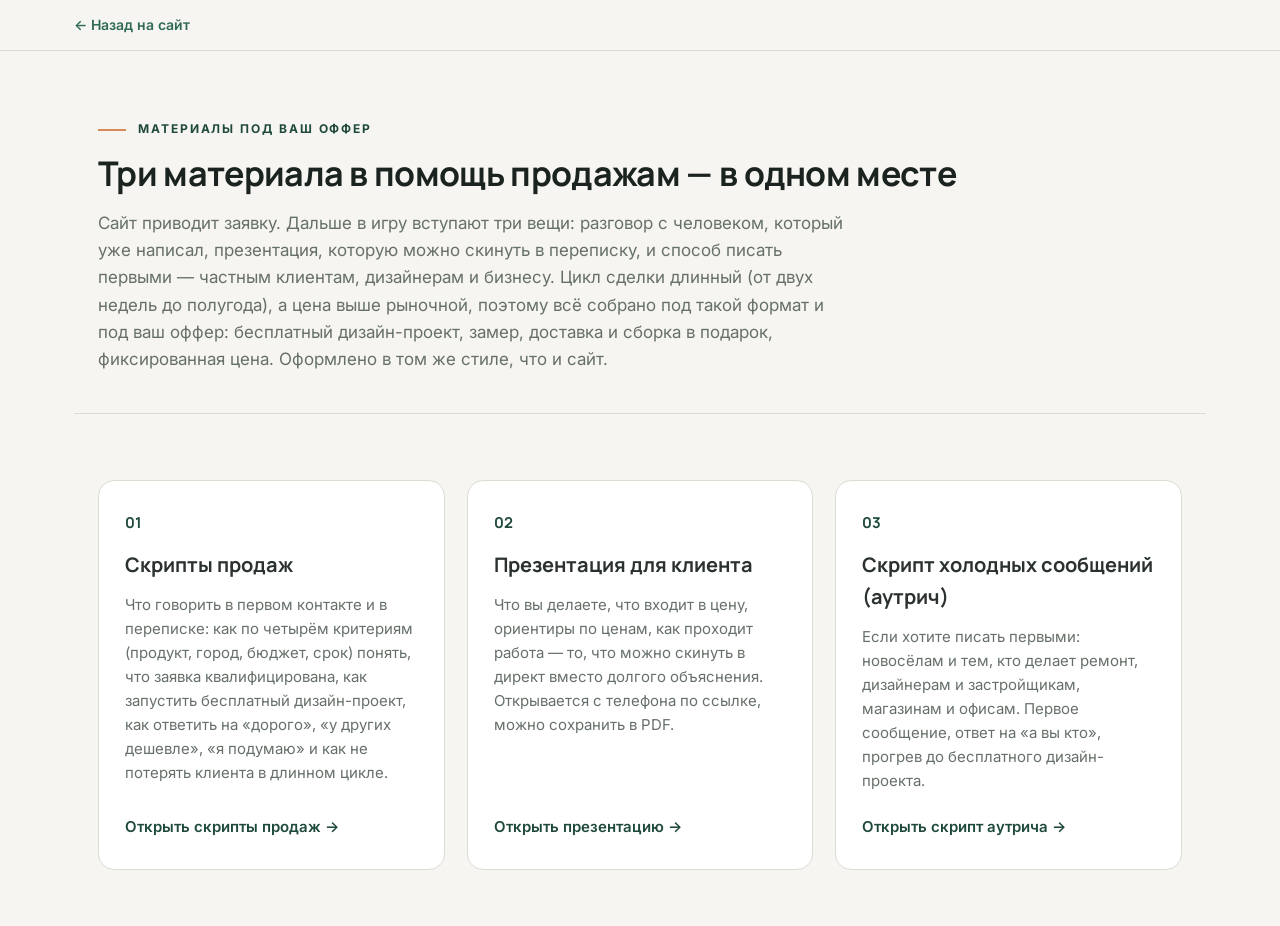
<file: materials.html>
<!DOCTYPE html>
<html lang="ru">
<head>
<meta charset="UTF-8">
<meta name="viewport" content="width=device-width, initial-scale=1.0">
<title>Материалы для продаж — Гардеробная.онлайн</title>
<meta name="robots" content="noindex">
<link rel="icon" href="img/favicon.svg" type="image/svg+xml">
<link rel="preconnect" href="https://fonts.googleapis.com">
<link rel="preconnect" href="https://fonts.gstatic.com" crossorigin>
<link href="https://fonts.googleapis.com/css2?family=Manrope:wght@500;600;700;800&family=Inter:wght@400;500;600;700&display=swap" rel="stylesheet">
<link rel="stylesheet" href="styles.css">
<link rel="stylesheet" href="materials.css">
</head>
<body>

<div class="doc-bar">
  <div class="doc-bar__inner">
    <a href="index.html" class="doc-bar__back">← <span>Назад на сайт</span></a>
  </div>
</div>

<div class="container">

  <section class="doc-hero">
    <p class="section-tag">Материалы под ваш оффер</p>
    <h1>Три материала в помощь продажам — в одном месте</h1>
    <p class="doc-hero__lead">Сайт приводит заявку. Дальше в игру вступают три вещи: разговор с человеком, который уже написал, презентация, которую можно скинуть в переписку, и способ писать первыми — частным клиентам, дизайнерам и бизнесу. Цикл сделки длинный (от двух недель до полугода), а цена выше рыночной, поэтому всё собрано под такой формат и под ваш оффер: бесплатный дизайн-проект, замер, доставка и сборка в подарок, фиксированная цена. Оформлено в том же стиле, что и сайт.</p>
  </section>

  <section class="doc-section">
    <div class="hub-grid">

      <div class="hub-card">
        <span class="hub-card__num">01</span>
        <p class="hub-card__title">Скрипты продаж</p>
        <p class="hub-card__lead">Что говорить в первом контакте и в переписке: как по четырём критериям (продукт, город, бюджет, срок) понять, что заявка квалифицирована, как запустить бесплатный дизайн-проект, как ответить на «дорого», «у других дешевле», «я подумаю» и как не потерять клиента в длинном цикле.</p>
        <a href="scripts.html" class="hub-card__link">Открыть скрипты продаж →</a>
      </div>

      <div class="hub-card">
        <span class="hub-card__num">02</span>
        <p class="hub-card__title">Презентация для клиента</p>
        <p class="hub-card__lead">Что вы делаете, что входит в цену, ориентиры по ценам, как проходит работа — то, что можно скинуть в директ вместо долгого объяснения. Открывается с телефона по ссылке, можно сохранить в PDF.</p>
        <a href="presentation.html" class="hub-card__link">Открыть презентацию →</a>
      </div>

      <div class="hub-card">
        <span class="hub-card__num">03</span>
        <p class="hub-card__title">Скрипт холодных сообщений (аутрич)</p>
        <p class="hub-card__lead">Если хотите писать первыми: новосёлам и тем, кто делает ремонт, дизайнерам и застройщикам, магазинам и офисам. Первое сообщение, ответ на «а вы кто», прогрев до бесплатного дизайн-проекта.</p>
        <a href="outreach.html" class="hub-card__link">Открыть скрипт аутрича →</a>
      </div>

    </div>
  </section>

</div>

<script src="script.js"></script>
</body>
</html>
</file>
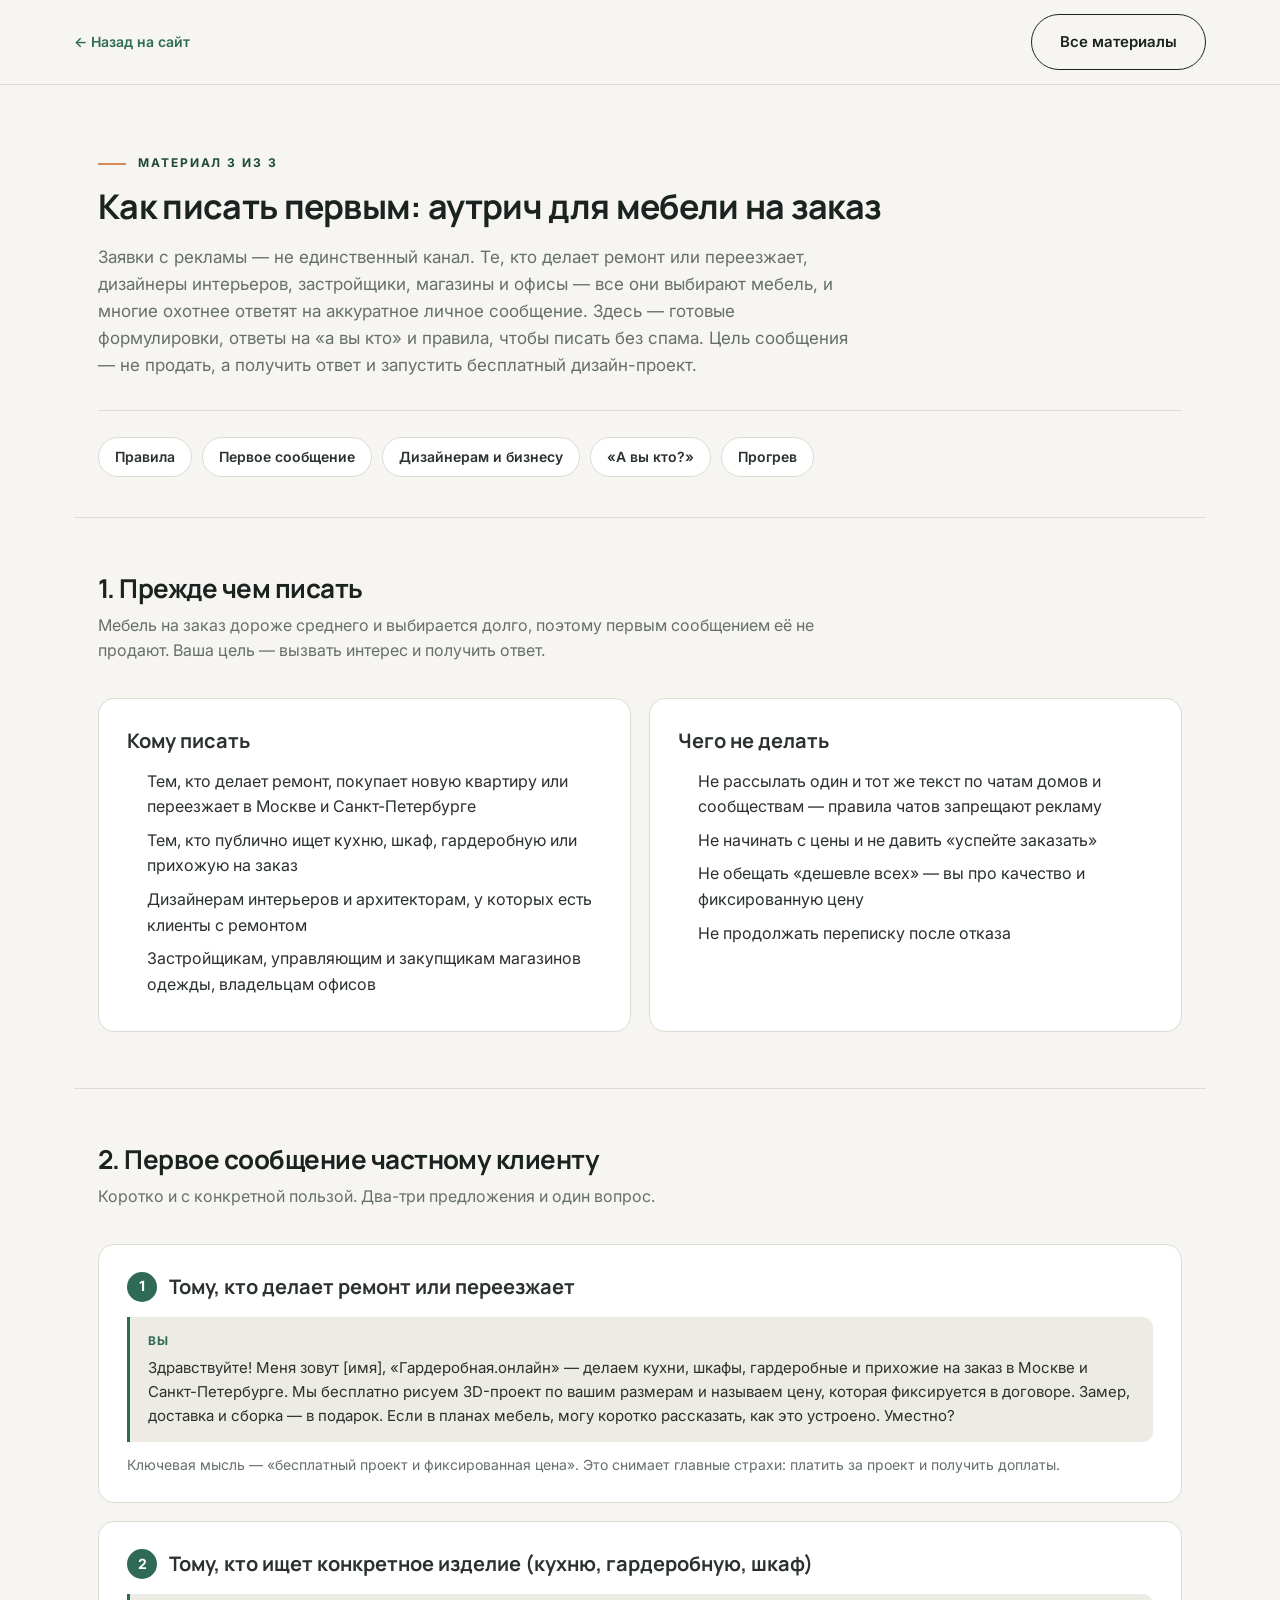
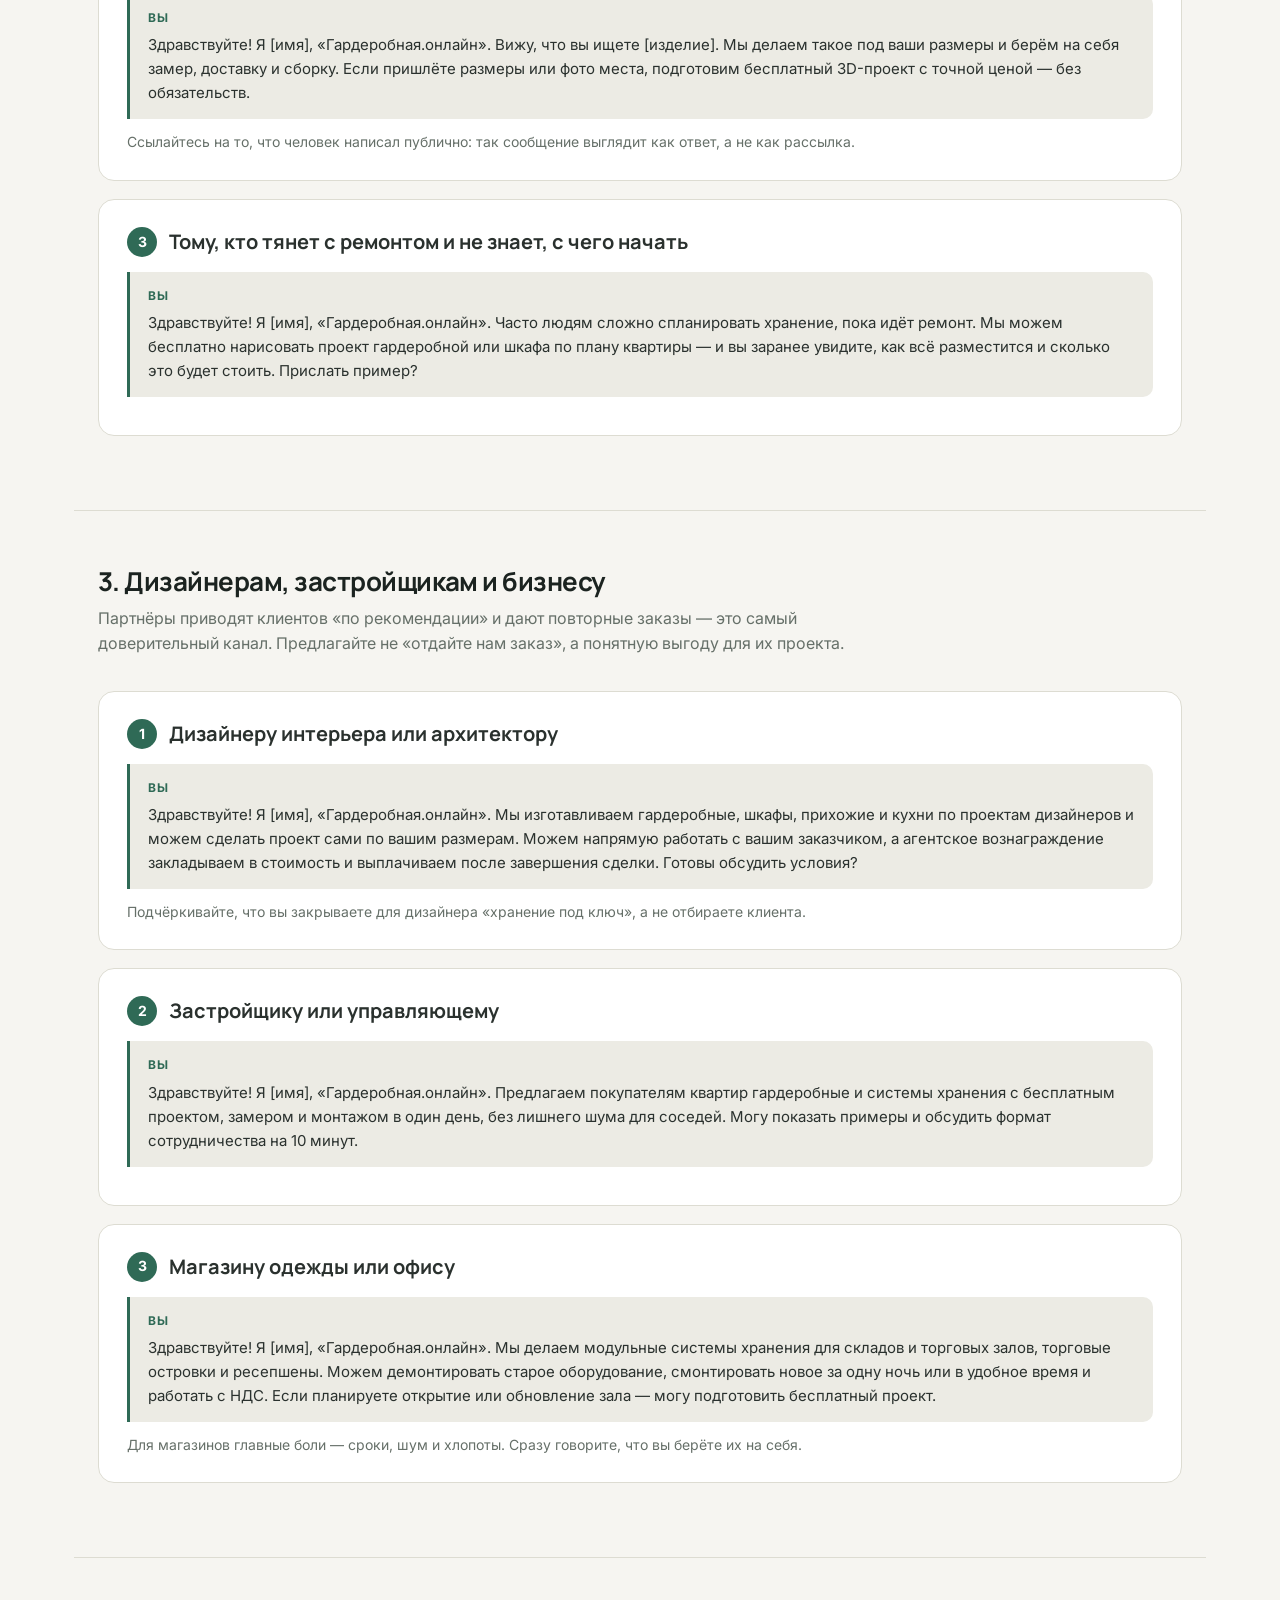
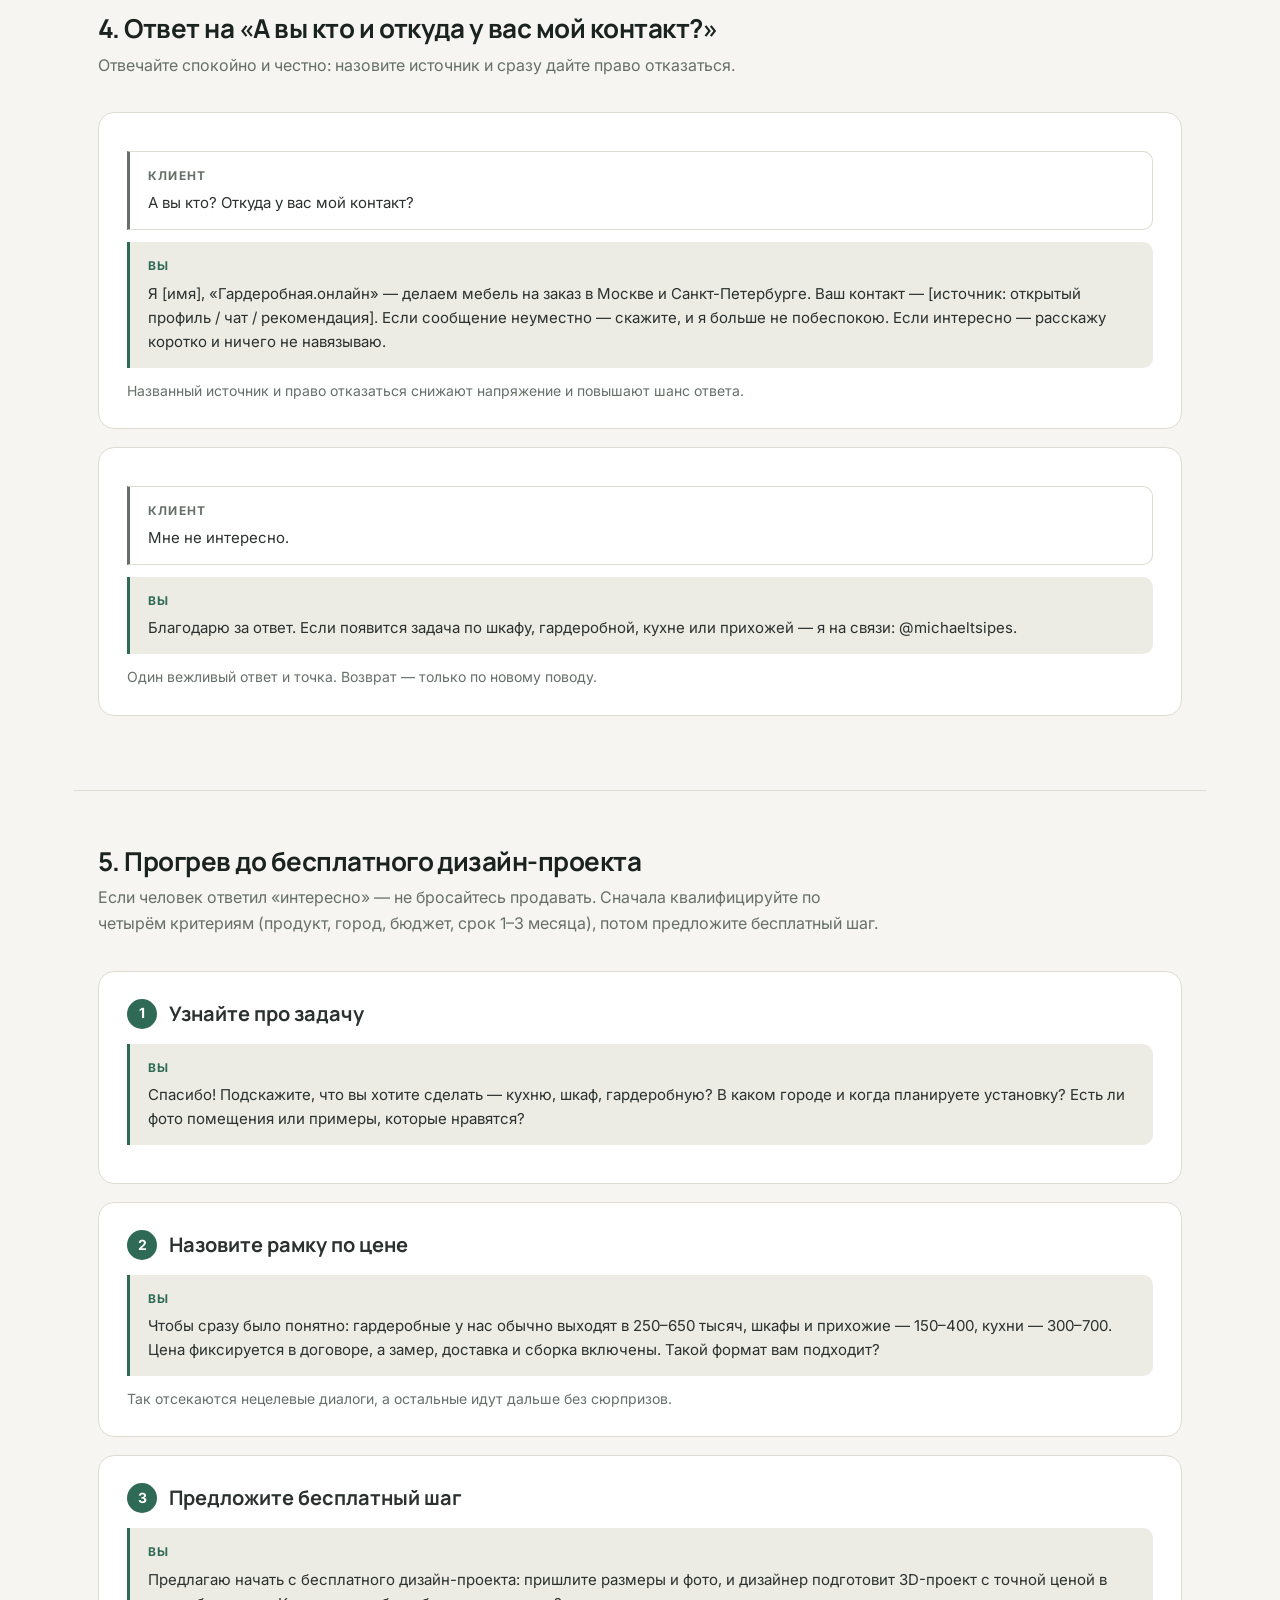
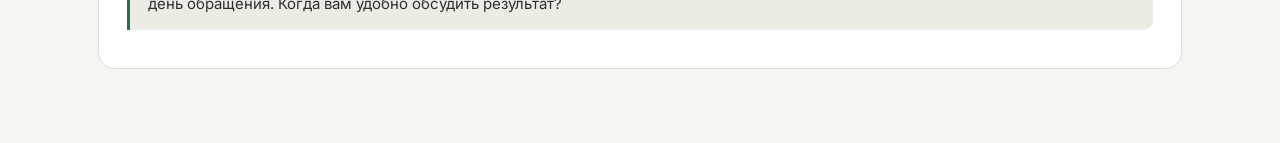
<file: outreach.html>
<!DOCTYPE html>
<html lang="ru">
<head>
<meta charset="UTF-8">
<meta name="viewport" content="width=device-width, initial-scale=1.0">
<title>Скрипт холодных сообщений — Гардеробная.онлайн</title>
<meta name="robots" content="noindex">
<link rel="icon" href="img/favicon.svg" type="image/svg+xml">
<link rel="preconnect" href="https://fonts.googleapis.com">
<link rel="preconnect" href="https://fonts.gstatic.com" crossorigin>
<link href="https://fonts.googleapis.com/css2?family=Manrope:wght@500;600;700;800&family=Inter:wght@400;500;600;700&display=swap" rel="stylesheet">
<link rel="stylesheet" href="styles.css">
<link rel="stylesheet" href="materials.css">
</head>
<body>

<div class="doc-bar">
  <div class="doc-bar__inner">
    <a href="index.html" class="doc-bar__back">← <span>Назад на сайт</span></a>
    <div class="doc-actions-wrap doc-bar__actions">
      <a href="materials.html" class="btn btn--outline">Все материалы</a>
    </div>
  </div>
</div>

<div class="container">

  <section class="doc-hero">
    <p class="section-tag">Материал 3 из 3</p>
    <h1>Как писать первым: аутрич для мебели на заказ</h1>
    <p class="doc-hero__lead">Заявки с рекламы — не единственный канал. Те, кто делает ремонт или переезжает, дизайнеры интерьеров, застройщики, магазины и офисы — все они выбирают мебель, и многие охотнее ответят на аккуратное личное сообщение. Здесь — готовые формулировки, ответы на «а вы кто» и правила, чтобы писать без спама. Цель сообщения — не продать, а получить ответ и запустить бесплатный дизайн-проект.</p>
    <nav class="toc">
      <a href="#rules">Правила</a>
      <a href="#first">Первое сообщение</a>
      <a href="#partners">Дизайнерам и бизнесу</a>
      <a href="#reply">«А вы кто?»</a>
      <a href="#follow">Прогрев</a>
    </nav>
  </section>

  <section class="doc-section" id="rules">
    <h2>1. Прежде чем писать</h2>
    <p class="doc-section__lead">Мебель на заказ дороже среднего и выбирается долго, поэтому первым сообщением её не продают. Ваша цель — вызвать интерес и получить ответ.</p>
    <div class="grid-2">
      <div class="card">
        <p class="card__title">Кому писать</p>
        <ul class="ul">
          <li>Тем, кто делает ремонт, покупает новую квартиру или переезжает в Москве и Санкт-Петербурге</li>
          <li>Тем, кто публично ищет кухню, шкаф, гардеробную или прихожую на заказ</li>
          <li>Дизайнерам интерьеров и архитекторам, у которых есть клиенты с ремонтом</li>
          <li>Застройщикам, управляющим и закупщикам магазинов одежды, владельцам офисов</li>
        </ul>
      </div>
      <div class="card">
        <p class="card__title">Чего не делать</p>
        <ul class="ul">
          <li>Не рассылать один и тот же текст по чатам домов и сообществам — правила чатов запрещают рекламу</li>
          <li>Не начинать с цены и не давить «успейте заказать»</li>
          <li>Не обещать «дешевле всех» — вы про качество и фиксированную цену</li>
          <li>Не продолжать переписку после отказа</li>
        </ul>
      </div>
    </div>
  </section>

  <section class="doc-section" id="first">
    <h2>2. Первое сообщение частному клиенту</h2>
    <p class="doc-section__lead">Коротко и с конкретной пользой. Два-три предложения и один вопрос.</p>
    <div class="card">
      <div class="card__head"><span class="card__step">1</span><p class="card__title">Тому, кто делает ремонт или переезжает</p></div>
      <div class="say"><span class="say__who">Вы</span>Здравствуйте! Меня зовут [имя], «Гардеробная.онлайн» — делаем кухни, шкафы, гардеробные и прихожие на заказ в Москве и Санкт-Петербурге. Мы бесплатно рисуем 3D-проект по вашим размерам и называем цену, которая фиксируется в договоре. Замер, доставка и сборка — в подарок. Если в планах мебель, могу коротко рассказать, как это устроено. Уместно?</div>
      <p class="card__note">Ключевая мысль — «бесплатный проект и фиксированная цена». Это снимает главные страхи: платить за проект и получить доплаты.</p>
    </div>
    <div class="card">
      <div class="card__head"><span class="card__step">2</span><p class="card__title">Тому, кто ищет конкретное изделие (кухню, гардеробную, шкаф)</p></div>
      <div class="say"><span class="say__who">Вы</span>Здравствуйте! Я [имя], «Гардеробная.онлайн». Вижу, что вы ищете [изделие]. Мы делаем такое под ваши размеры и берём на себя замер, доставку и сборку. Если пришлёте размеры или фото места, подготовим бесплатный 3D-проект с точной ценой — без обязательств.</div>
      <p class="card__note">Ссылайтесь на то, что человек написал публично: так сообщение выглядит как ответ, а не как рассылка.</p>
    </div>
    <div class="card">
      <div class="card__head"><span class="card__step">3</span><p class="card__title">Тому, кто тянет с ремонтом и не знает, с чего начать</p></div>
      <div class="say"><span class="say__who">Вы</span>Здравствуйте! Я [имя], «Гардеробная.онлайн». Часто людям сложно спланировать хранение, пока идёт ремонт. Мы можем бесплатно нарисовать проект гардеробной или шкафа по плану квартиры — и вы заранее увидите, как всё разместится и сколько это будет стоить. Прислать пример?</div>
    </div>
  </section>

  <section class="doc-section" id="partners">
    <h2>3. Дизайнерам, застройщикам и бизнесу</h2>
    <p class="doc-section__lead">Партнёры приводят клиентов «по рекомендации» и дают повторные заказы — это самый доверительный канал. Предлагайте не «отдайте нам заказ», а понятную выгоду для их проекта.</p>
    <div class="card">
      <div class="card__head"><span class="card__step">1</span><p class="card__title">Дизайнеру интерьера или архитектору</p></div>
      <div class="say"><span class="say__who">Вы</span>Здравствуйте! Я [имя], «Гардеробная.онлайн». Мы изготавливаем гардеробные, шкафы, прихожие и кухни по проектам дизайнеров и можем сделать проект сами по вашим размерам. Можем напрямую работать с вашим заказчиком, а агентское вознаграждение закладываем в стоимость и выплачиваем после завершения сделки. Готовы обсудить условия?</div>
      <p class="card__note">Подчёркивайте, что вы закрываете для дизайнера «хранение под ключ», а не отбираете клиента.</p>
    </div>
    <div class="card">
      <div class="card__head"><span class="card__step">2</span><p class="card__title">Застройщику или управляющему</p></div>
      <div class="say"><span class="say__who">Вы</span>Здравствуйте! Я [имя], «Гардеробная.онлайн». Предлагаем покупателям квартир гардеробные и системы хранения с бесплатным проектом, замером и монтажом в один день, без лишнего шума для соседей. Могу показать примеры и обсудить формат сотрудничества на 10 минут.</div>
    </div>
    <div class="card">
      <div class="card__head"><span class="card__step">3</span><p class="card__title">Магазину одежды или офису</p></div>
      <div class="say"><span class="say__who">Вы</span>Здравствуйте! Я [имя], «Гардеробная.онлайн». Мы делаем модульные системы хранения для складов и торговых залов, торговые островки и ресепшены. Можем демонтировать старое оборудование, смонтировать новое за одну ночь или в удобное время и работать с НДС. Если планируете открытие или обновление зала — могу подготовить бесплатный проект.</div>
      <p class="card__note">Для магазинов главные боли — сроки, шум и хлопоты. Сразу говорите, что вы берёте их на себя.</p>
    </div>
  </section>

  <section class="doc-section" id="reply">
    <h2>4. Ответ на «А вы кто и откуда у вас мой контакт?»</h2>
    <p class="doc-section__lead">Отвечайте спокойно и честно: назовите источник и сразу дайте право отказаться.</p>
    <div class="card">
      <div class="say say--client"><span class="say__who">Клиент</span>А вы кто? Откуда у вас мой контакт?</div>
      <div class="say"><span class="say__who">Вы</span>Я [имя], «Гардеробная.онлайн» — делаем мебель на заказ в Москве и Санкт-Петербурге. Ваш контакт — [источник: открытый профиль / чат / рекомендация]. Если сообщение неуместно — скажите, и я больше не побеспокою. Если интересно — расскажу коротко и ничего не навязываю.</div>
      <p class="card__note">Названный источник и право отказаться снижают напряжение и повышают шанс ответа.</p>
    </div>
    <div class="card">
      <div class="say say--client"><span class="say__who">Клиент</span>Мне не интересно.</div>
      <div class="say"><span class="say__who">Вы</span>Благодарю за ответ. Если появится задача по шкафу, гардеробной, кухне или прихожей — я на связи: @michaeltsipes.</div>
      <p class="card__note">Один вежливый ответ и точка. Возврат — только по новому поводу.</p>
    </div>
  </section>

  <section class="doc-section" id="follow">
    <h2>5. Прогрев до бесплатного дизайн-проекта</h2>
    <p class="doc-section__lead">Если человек ответил «интересно» — не бросайтесь продавать. Сначала квалифицируйте по четырём критериям (продукт, город, бюджет, срок 1–3 месяца), потом предложите бесплатный шаг.</p>
    <div class="card">
      <div class="card__head"><span class="card__step">1</span><p class="card__title">Узнайте про задачу</p></div>
      <div class="say"><span class="say__who">Вы</span>Спасибо! Подскажите, что вы хотите сделать — кухню, шкаф, гардеробную? В каком городе и когда планируете установку? Есть ли фото помещения или примеры, которые нравятся?</div>
    </div>
    <div class="card">
      <div class="card__head"><span class="card__step">2</span><p class="card__title">Назовите рамку по цене</p></div>
      <div class="say"><span class="say__who">Вы</span>Чтобы сразу было понятно: гардеробные у нас обычно выходят в 250–650 тысяч, шкафы и прихожие — 150–400, кухни — 300–700. Цена фиксируется в договоре, а замер, доставка и сборка включены. Такой формат вам подходит?</div>
      <p class="card__note">Так отсекаются нецелевые диалоги, а остальные идут дальше без сюрпризов.</p>
    </div>
    <div class="card">
      <div class="card__head"><span class="card__step">3</span><p class="card__title">Предложите бесплатный шаг</p></div>
      <div class="say"><span class="say__who">Вы</span>Предлагаю начать с бесплатного дизайн-проекта: пришлите размеры и фото, и дизайнер подготовит 3D-проект с точной ценой в день обращения. Когда вам удобно обсудить результат?</div>
    </div>
  </section>

</div>

<script src="script.js"></script>
</body>
</html>
</file>
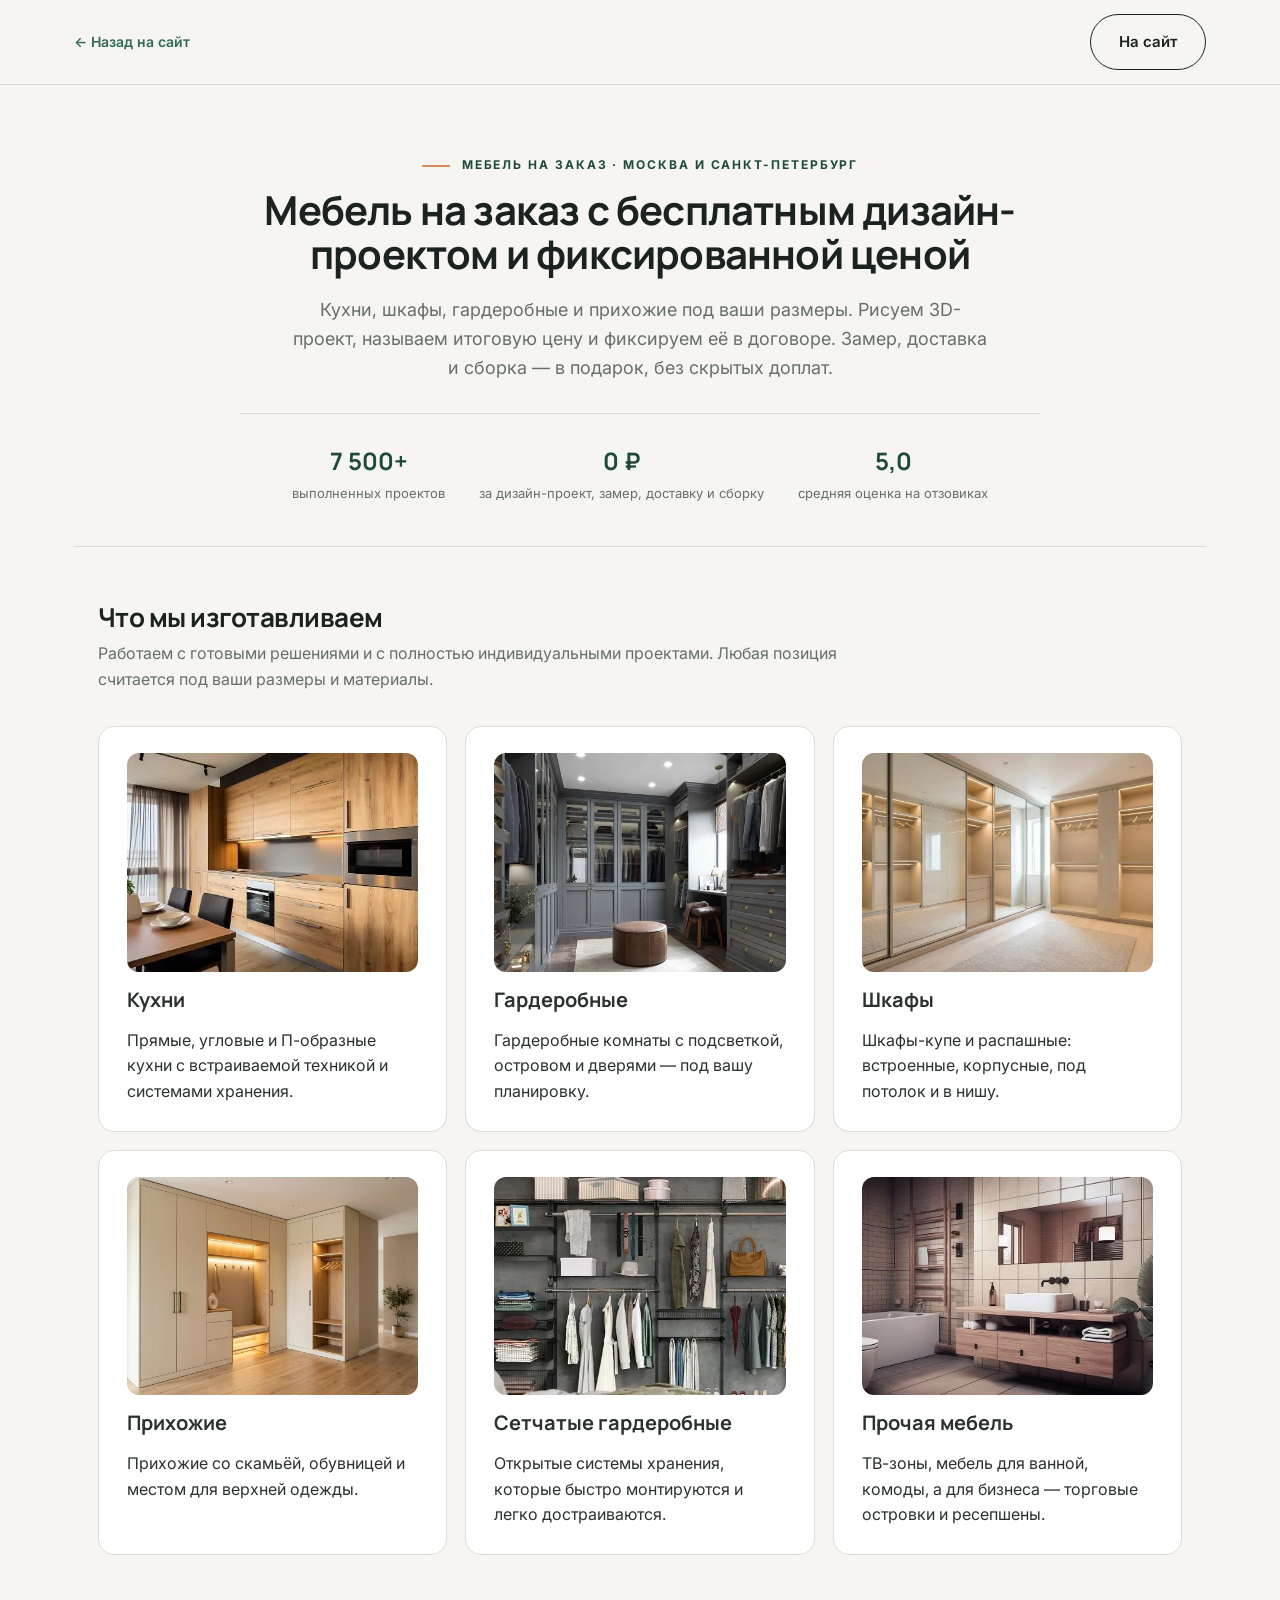
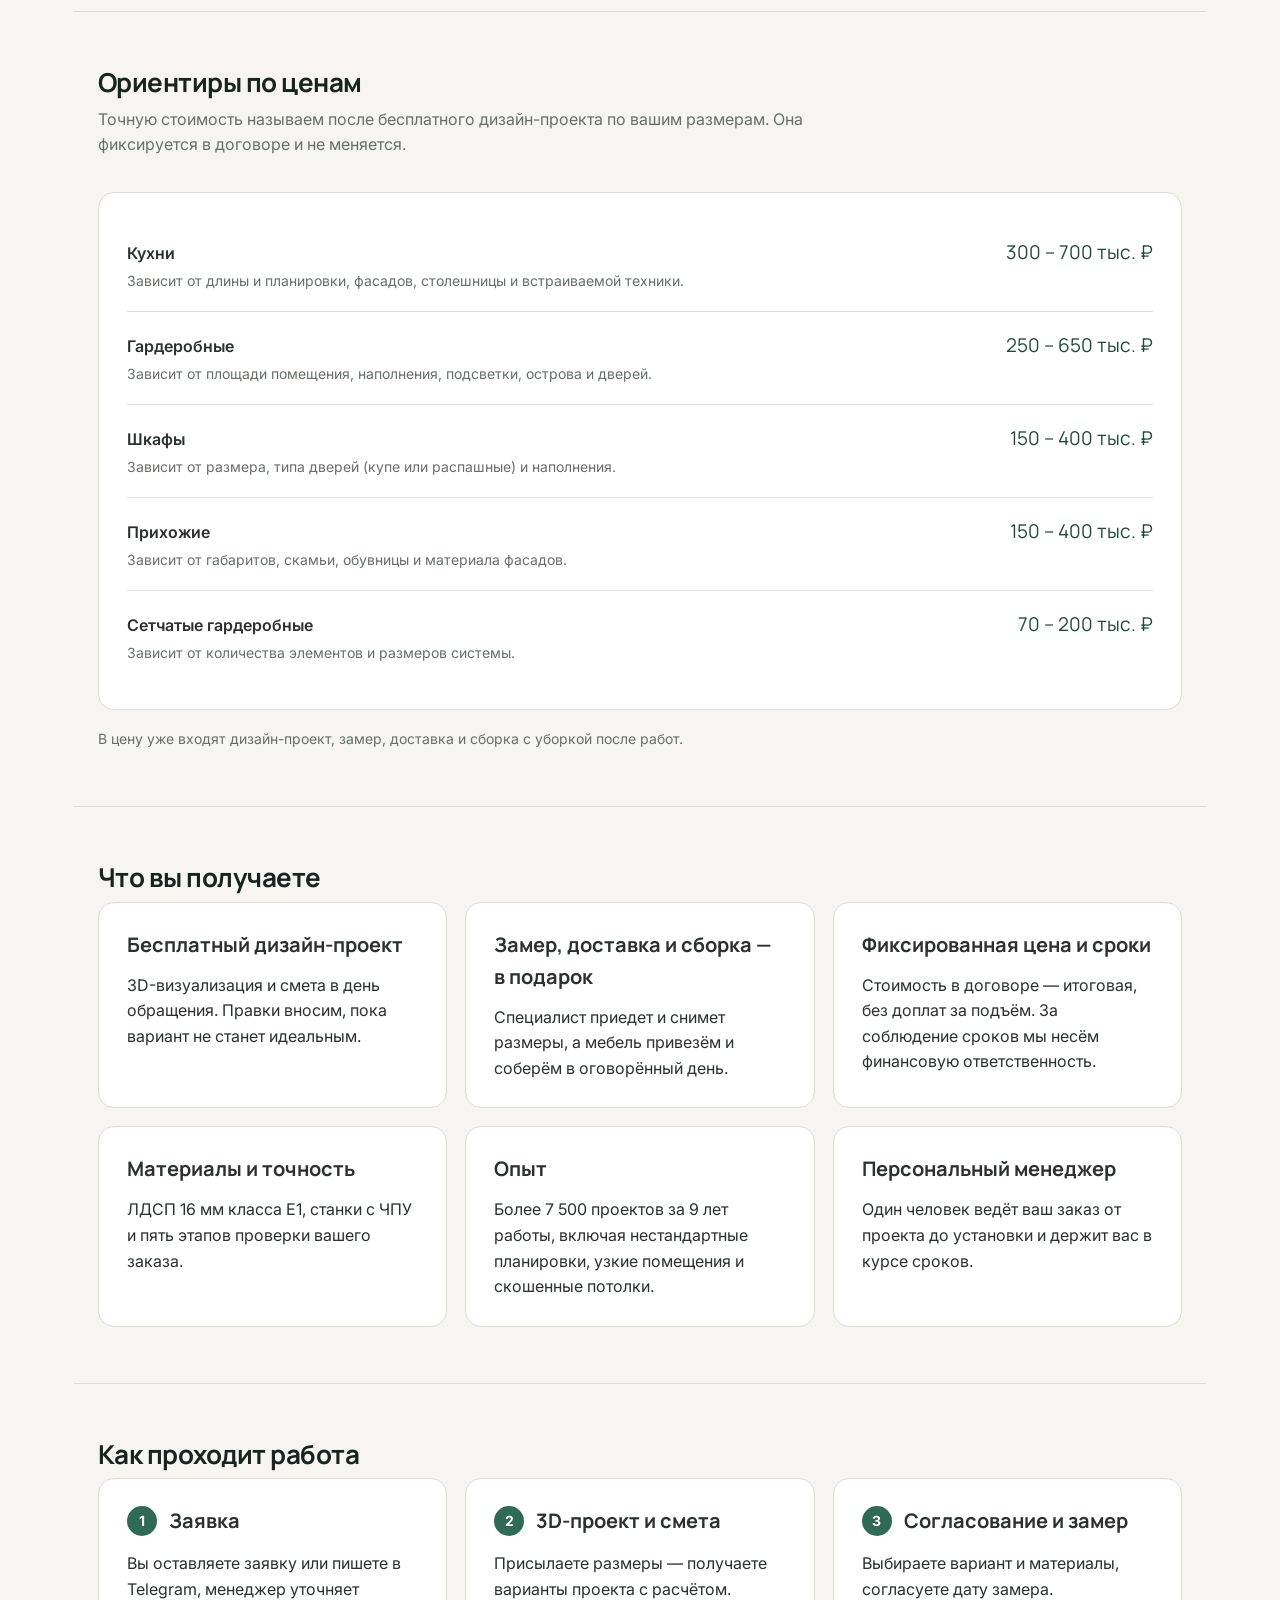
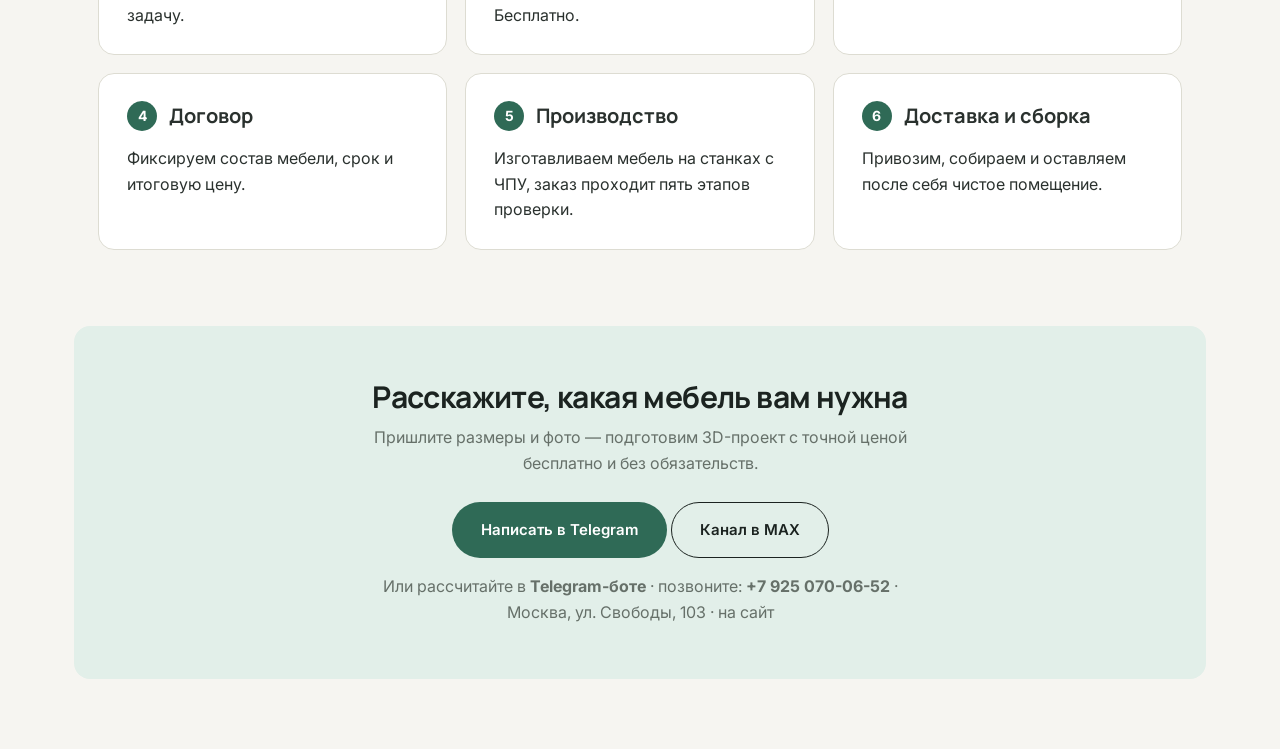
<file: presentation.html>
<!DOCTYPE html>
<html lang="ru">
<head>
<meta charset="UTF-8">
<meta name="viewport" content="width=device-width, initial-scale=1.0">
<title>Гардеробная.онлайн — мебель на заказ в Москве и Санкт-Петербурге</title>
<meta name="robots" content="noindex">
<link rel="icon" href="img/favicon.svg" type="image/svg+xml">
<link rel="preconnect" href="https://fonts.googleapis.com">
<link rel="preconnect" href="https://fonts.gstatic.com" crossorigin>
<link href="https://fonts.googleapis.com/css2?family=Manrope:wght@500;600;700;800&family=Inter:wght@400;500;600;700&display=swap" rel="stylesheet">
<link rel="stylesheet" href="styles.css">
<link rel="stylesheet" href="materials.css">
</head>
<body>

<div class="doc-bar">
  <div class="doc-bar__inner">
    <a href="index.html" class="doc-bar__back">← <span>Назад на сайт</span></a>
    <div class="doc-actions-wrap doc-bar__actions">
      <a href="index.html" class="btn btn--outline">На сайт</a>
    </div>
  </div>
</div>

<div class="container">

  <section class="pitch">
    <p class="section-tag eyebrow--center">Мебель на заказ · Москва и Санкт-Петербург</p>
    <h1>Мебель на заказ с бесплатным дизайн-проектом и фиксированной ценой</h1>
    <p class="pitch__lead">Кухни, шкафы, гардеробные и прихожие под ваши размеры. Рисуем 3D-проект, называем итоговую цену и фиксируем её в договоре. Замер, доставка и сборка — в подарок, без скрытых доплат.</p>
    <div class="pitch__meta">
      <div><b>7 500+</b><span>выполненных проектов</span></div>
      <div><b>0 ₽</b><span>за дизайн-проект, замер, доставку и сборку</span></div>
      <div><b>5,0</b><span>средняя оценка на отзовиках</span></div>
    </div>
  </section>

  <section class="doc-section">
    <h2>Что мы изготавливаем</h2>
    <p class="doc-section__lead">Работаем с готовыми решениями и с полностью индивидуальными проектами. Любая позиция считается под ваши размеры и материалы.</p>
    <div class="grid-3">
      <div class="card"><img src="img/srv-kitchen.jpg" alt="Кухни на заказ" style="width:100%;aspect-ratio:4/3;object-fit:cover;border-radius:12px;display:block"><p class="card__title" style="margin-top:12px">Кухни</p><p>Прямые, угловые и П-образные кухни с встраиваемой техникой и системами хранения.</p></div>
      <div class="card"><img src="img/srv-dressing.jpg" alt="Гардеробные" style="width:100%;aspect-ratio:4/3;object-fit:cover;border-radius:12px;display:block"><p class="card__title" style="margin-top:12px">Гардеробные</p><p>Гардеробные комнаты с подсветкой, островом и дверями — под вашу планировку.</p></div>
      <div class="card"><img src="img/srv-wardrobe.jpg" alt="Шкафы" style="width:100%;aspect-ratio:4/3;object-fit:cover;border-radius:12px;display:block"><p class="card__title" style="margin-top:12px">Шкафы</p><p>Шкафы-купе и распашные: встроенные, корпусные, под потолок и в нишу.</p></div>
      <div class="card"><img src="img/srv-hall.jpg" alt="Прихожие" style="width:100%;aspect-ratio:4/3;object-fit:cover;border-radius:12px;display:block"><p class="card__title" style="margin-top:12px">Прихожие</p><p>Прихожие со скамьёй, обувницей и местом для верхней одежды.</p></div>
      <div class="card"><img src="img/srv-mesh.jpg" alt="Сетчатые гардеробные" style="width:100%;aspect-ratio:4/3;object-fit:cover;border-radius:12px;display:block"><p class="card__title" style="margin-top:12px">Сетчатые гардеробные</p><p>Открытые системы хранения, которые быстро монтируются и легко достраиваются.</p></div>
      <div class="card"><img src="img/srv-other.jpg" alt="Мебель для ванной и другая" style="width:100%;aspect-ratio:4/3;object-fit:cover;border-radius:12px;display:block"><p class="card__title" style="margin-top:12px">Прочая мебель</p><p>ТВ-зоны, мебель для ванной, комоды, а для бизнеса — торговые островки и ресепшены.</p></div>
    </div>
  </section>

  <section class="doc-section">
    <h2>Ориентиры по ценам</h2>
    <p class="doc-section__lead">Точную стоимость называем после бесплатного дизайн-проекта по вашим размерам. Она фиксируется в договоре и не меняется.</p>
    <div class="card">
      <div class="offer">
        <div><span class="offer__name">Кухни</span><span class="offer__desc">Зависит от длины и планировки, фасадов, столешницы и встраиваемой техники.</span></div>
        <span class="offer__price">300 – 700 тыс. ₽</span>
      </div>
      <div class="offer">
        <div><span class="offer__name">Гардеробные</span><span class="offer__desc">Зависит от площади помещения, наполнения, подсветки, острова и дверей.</span></div>
        <span class="offer__price">250 – 650 тыс. ₽</span>
      </div>
      <div class="offer">
        <div><span class="offer__name">Шкафы</span><span class="offer__desc">Зависит от размера, типа дверей (купе или распашные) и наполнения.</span></div>
        <span class="offer__price">150 – 400 тыс. ₽</span>
      </div>
      <div class="offer">
        <div><span class="offer__name">Прихожие</span><span class="offer__desc">Зависит от габаритов, скамьи, обувницы и материала фасадов.</span></div>
        <span class="offer__price">150 – 400 тыс. ₽</span>
      </div>
      <div class="offer">
        <div><span class="offer__name">Сетчатые гардеробные</span><span class="offer__desc">Зависит от количества элементов и размеров системы.</span></div>
        <span class="offer__price">70 – 200 тыс. ₽</span>
      </div>
    </div>
    <p class="card__note" style="margin-top:14px">В цену уже входят дизайн-проект, замер, доставка и сборка с уборкой после работ.</p>
  </section>

  <section class="doc-section">
    <h2>Что вы получаете</h2>
    <div class="grid-3">
      <div class="card"><p class="card__title">Бесплатный дизайн-проект</p><p>3D-визуализация и смета в день обращения. Правки вносим, пока вариант не станет идеальным.</p></div>
      <div class="card"><p class="card__title">Замер, доставка и сборка — в подарок</p><p>Специалист приедет и снимет размеры, а мебель привезём и соберём в оговорённый день.</p></div>
      <div class="card"><p class="card__title">Фиксированная цена и сроки</p><p>Стоимость в договоре — итоговая, без доплат за подъём. За соблюдение сроков мы несём финансовую ответственность.</p></div>
      <div class="card"><p class="card__title">Материалы и точность</p><p>ЛДСП 16 мм класса Е1, станки с ЧПУ и пять этапов проверки вашего заказа.</p></div>
      <div class="card"><p class="card__title">Опыт</p><p>Более 7 500 проектов за 9 лет работы, включая нестандартные планировки, узкие помещения и скошенные потолки.</p></div>
      <div class="card"><p class="card__title">Персональный менеджер</p><p>Один человек ведёт ваш заказ от проекта до установки и держит вас в курсе сроков.</p></div>
    </div>
  </section>

  <section class="doc-section">
    <h2>Как проходит работа</h2>
    <div class="grid-3">
      <div class="card"><div class="card__head"><span class="card__step">1</span><p class="card__title">Заявка</p></div><p>Вы оставляете заявку или пишете в Telegram, менеджер уточняет задачу.</p></div>
      <div class="card"><div class="card__head"><span class="card__step">2</span><p class="card__title">3D-проект и смета</p></div><p>Присылаете размеры — получаете варианты проекта с расчётом. Бесплатно.</p></div>
      <div class="card"><div class="card__head"><span class="card__step">3</span><p class="card__title">Согласование и замер</p></div><p>Выбираете вариант и материалы, согласуете дату замера.</p></div>
      <div class="card"><div class="card__head"><span class="card__step">4</span><p class="card__title">Договор</p></div><p>Фиксируем состав мебели, срок и итоговую цену.</p></div>
      <div class="card"><div class="card__head"><span class="card__step">5</span><p class="card__title">Производство</p></div><p>Изготавливаем мебель на станках с ЧПУ, заказ проходит пять этапов проверки.</p></div>
      <div class="card"><div class="card__head"><span class="card__step">6</span><p class="card__title">Доставка и сборка</p></div><p>Привозим, собираем и оставляем после себя чистое помещение.</p></div>
    </div>
  </section>

  <section class="cta-final">
    <h2>Расскажите, какая мебель вам нужна</h2>
    <p>Пришлите размеры и фото — подготовим 3D-проект с точной ценой бесплатно и без обязательств.</p>
    <a href="https://t.me/michaeltsipes" target="_blank" rel="noopener" class="btn btn--primary">Написать в Telegram</a> <a href="https://max.ru/channel_garderobnaya_online" target="_blank" rel="noopener" class="btn btn--outline">Канал в MAX</a>
    <p style="margin-top:16px;margin-bottom:0">Или рассчитайте в <a href="https://t.me/Ggardebot?start=c1730453398863-ds" target="_blank" rel="noopener"><b>Telegram-боте</b></a> · позвоните: <a href="tel:+79250700652"><b>+7 925 070-06-52</b></a> · Москва, ул. Свободы, 103 · <a href="index.html">на сайт</a></p>
  </section>

</div>

<script src="script.js"></script>
</body>
</html>
</file>
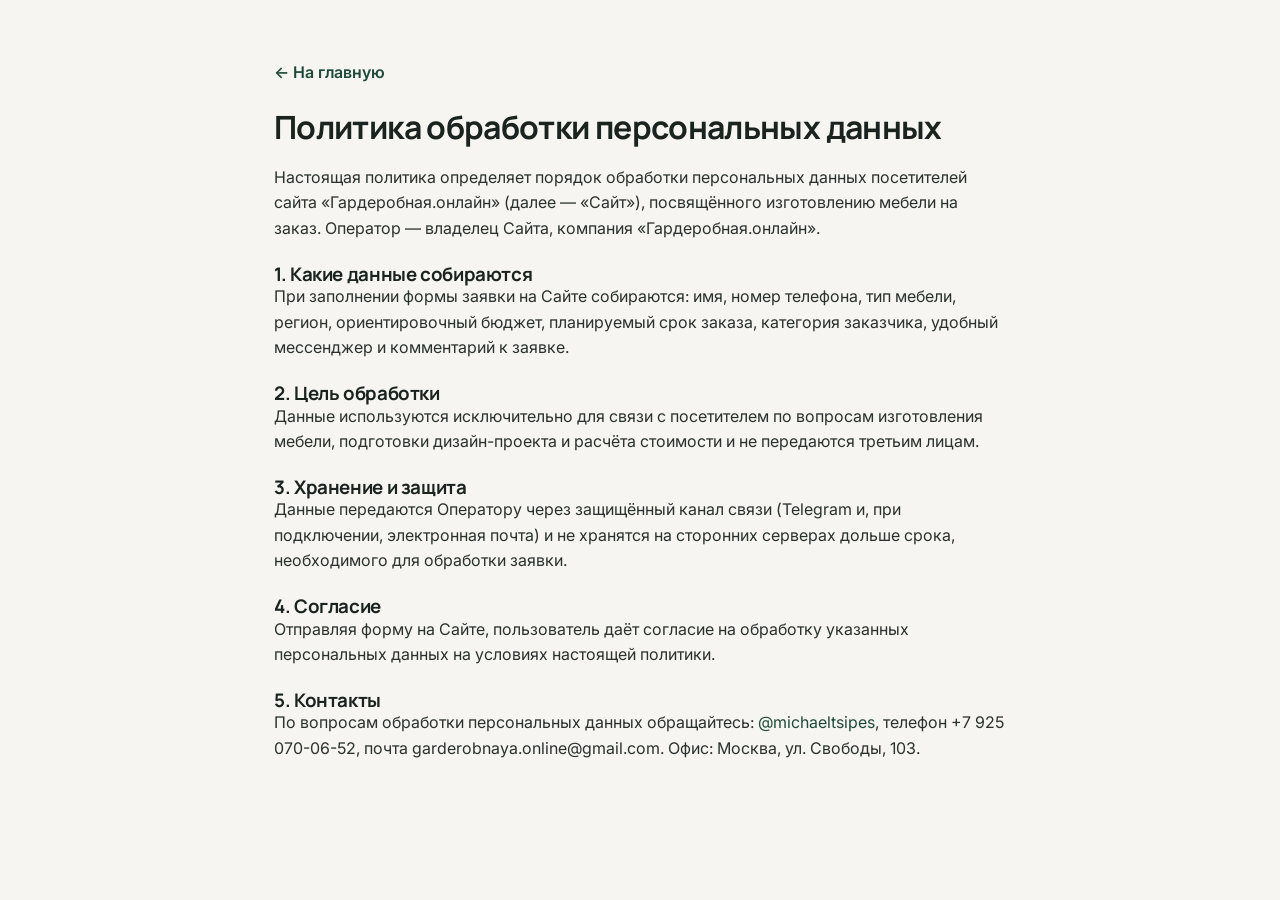
<file: privacy.html>
<!DOCTYPE html>
<html lang="ru">
<head>
<meta charset="UTF-8">
<meta name="viewport" content="width=device-width, initial-scale=1.0">
<title>Политика обработки персональных данных — Гардеробная.онлайн</title>
<link rel="icon" href="img/favicon.svg" type="image/svg+xml">
<link href="https://fonts.googleapis.com/css2?family=Manrope:wght@600;800&family=Inter:wght@400;600&display=swap" rel="stylesheet">
<link rel="stylesheet" href="styles.css">
</head>
<body>
<div class="container" style="padding: 60px 24px; max-width: 780px;">
  <a href="index.html" style="color: var(--clr-accent-dark); font-weight: 600;">← На главную</a>
  <h1 style="margin-top: 24px; margin-bottom: 20px; font-size: 32px;">Политика обработки персональных данных</h1>
  <p>Настоящая политика определяет порядок обработки персональных данных посетителей сайта «Гардеробная.онлайн» (далее — «Сайт»), посвящённого изготовлению мебели на заказ. Оператор — владелец Сайта, компания «Гардеробная.онлайн».</p>
  <h3 style="margin-top:22px">1. Какие данные собираются</h3>
  <p>При заполнении формы заявки на Сайте собираются: имя, номер телефона, тип мебели, регион, ориентировочный бюджет, планируемый срок заказа, категория заказчика, удобный мессенджер и комментарий к заявке.</p>
  <h3 style="margin-top:22px">2. Цель обработки</h3>
  <p>Данные используются исключительно для связи с посетителем по вопросам изготовления мебели, подготовки дизайн-проекта и расчёта стоимости и не передаются третьим лицам.</p>
  <h3 style="margin-top:22px">3. Хранение и защита</h3>
  <p>Данные передаются Оператору через защищённый канал связи (Telegram и, при подключении, электронная почта) и не хранятся на сторонних серверах дольше срока, необходимого для обработки заявки.</p>
  <h3 style="margin-top:22px">4. Согласие</h3>
  <p>Отправляя форму на Сайте, пользователь даёт согласие на обработку указанных персональных данных на условиях настоящей политики.</p>
  <h3 style="margin-top:22px">5. Контакты</h3>
  <p>По вопросам обработки персональных данных обращайтесь: <a href="https://t.me/michaeltsipes" target="_blank" rel="noopener" style="color:var(--clr-accent-dark)">@michaeltsipes</a>, телефон +7 925 070-06-52, почта garderobnaya.online@gmail.com. Офис: Москва, ул. Свободы, 103.</p>
</div>
</body>
</html>
</file>
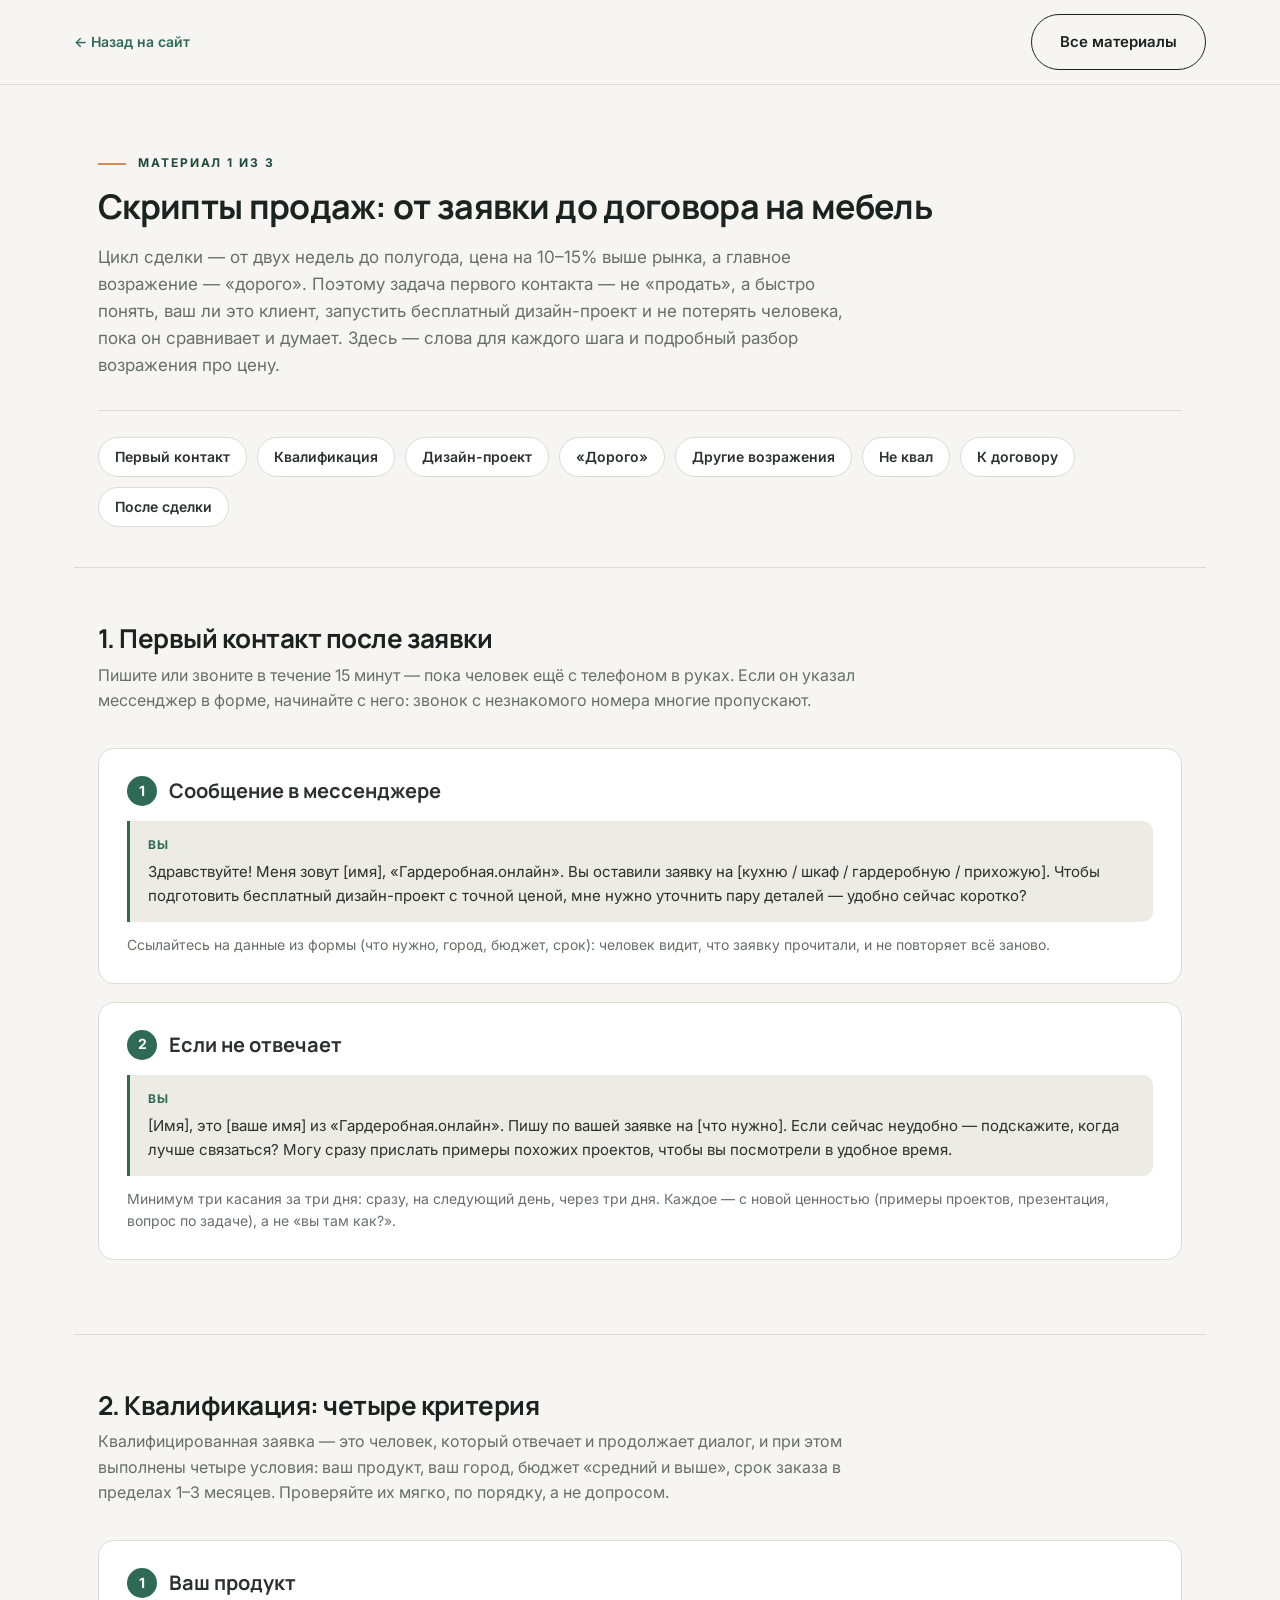
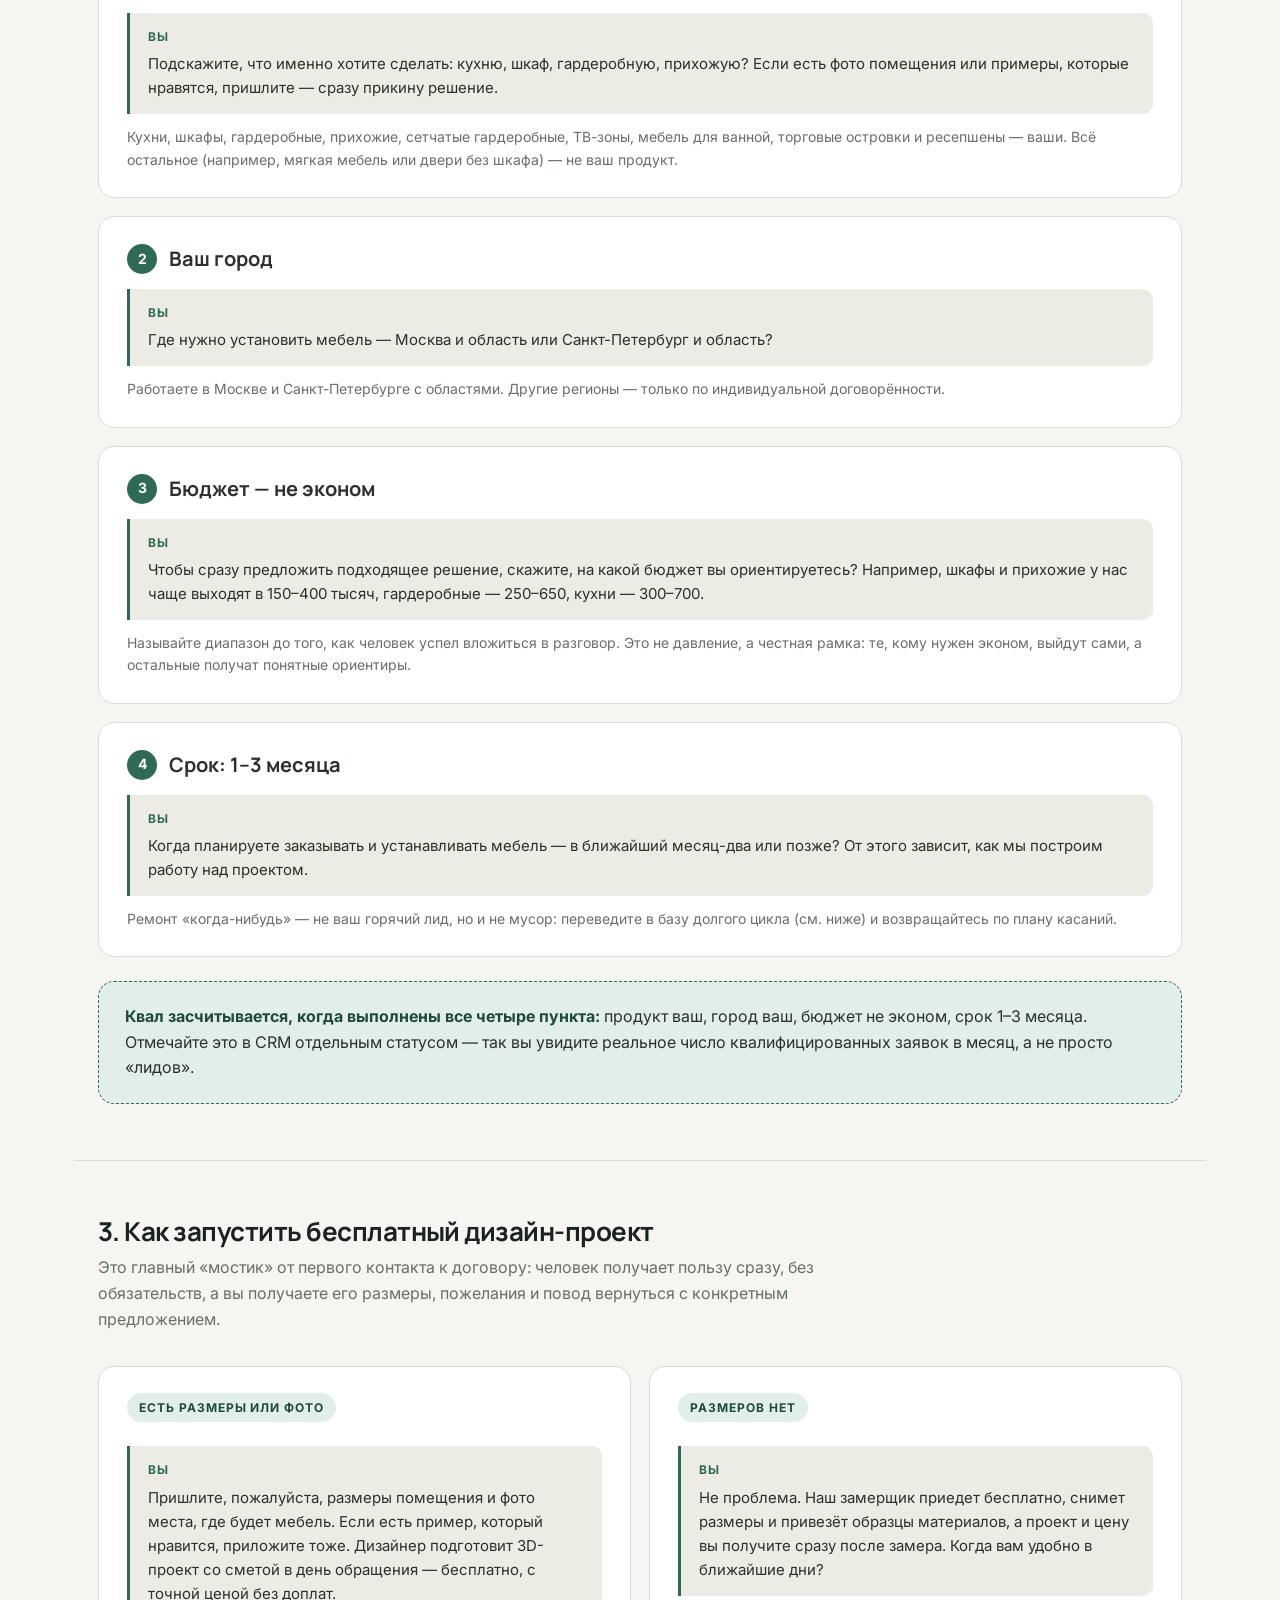
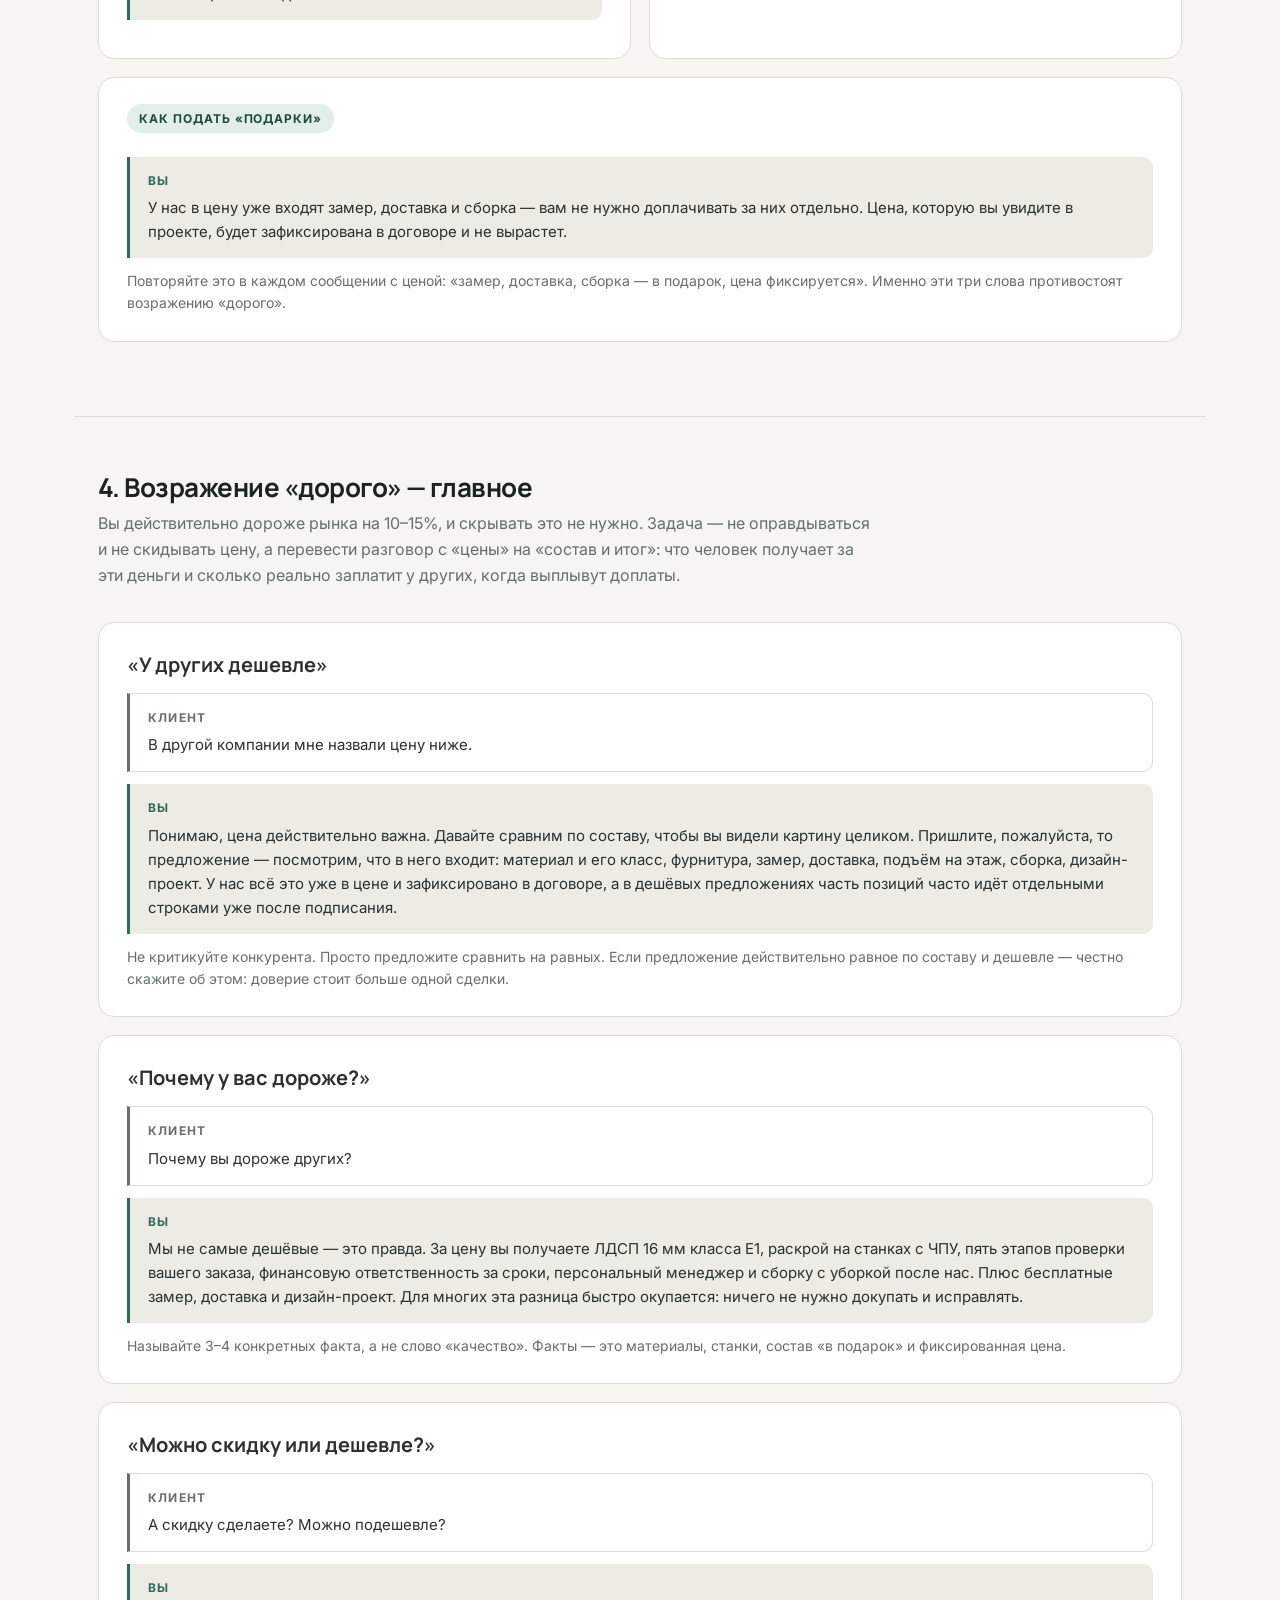
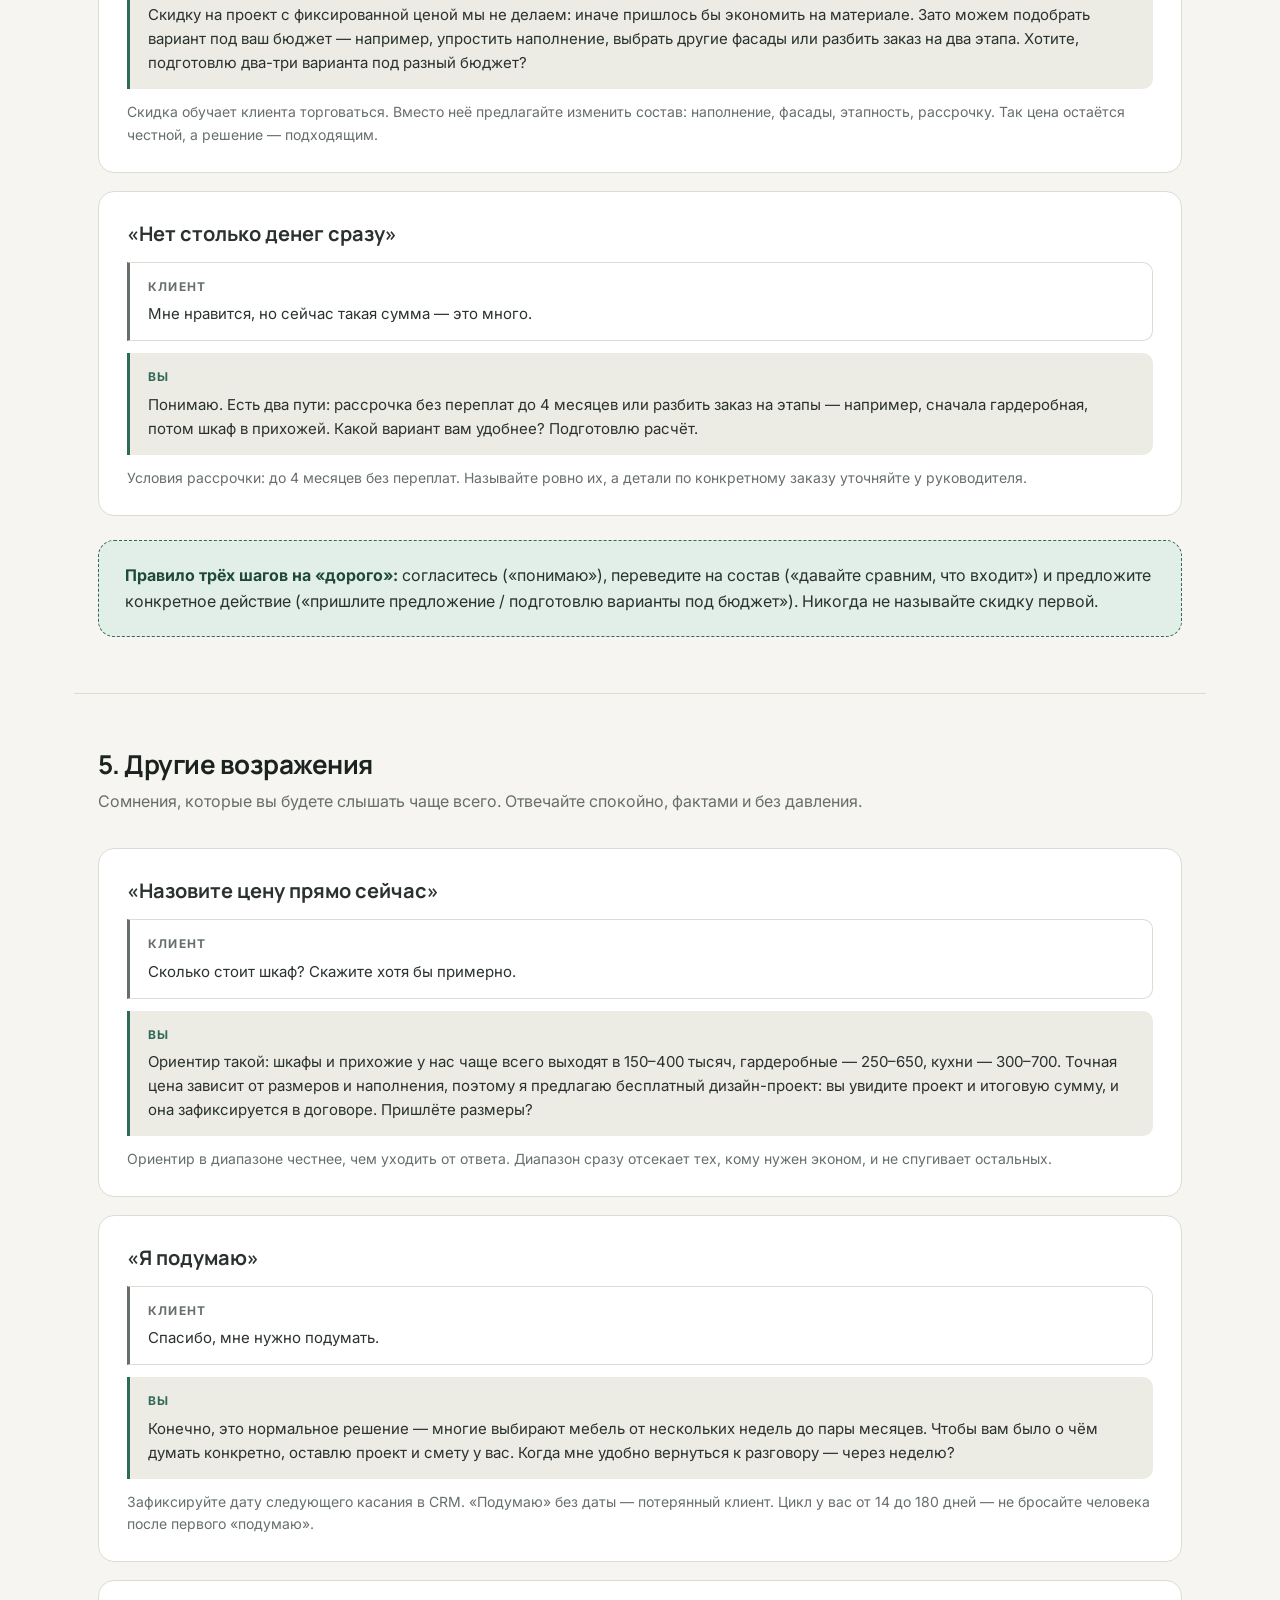
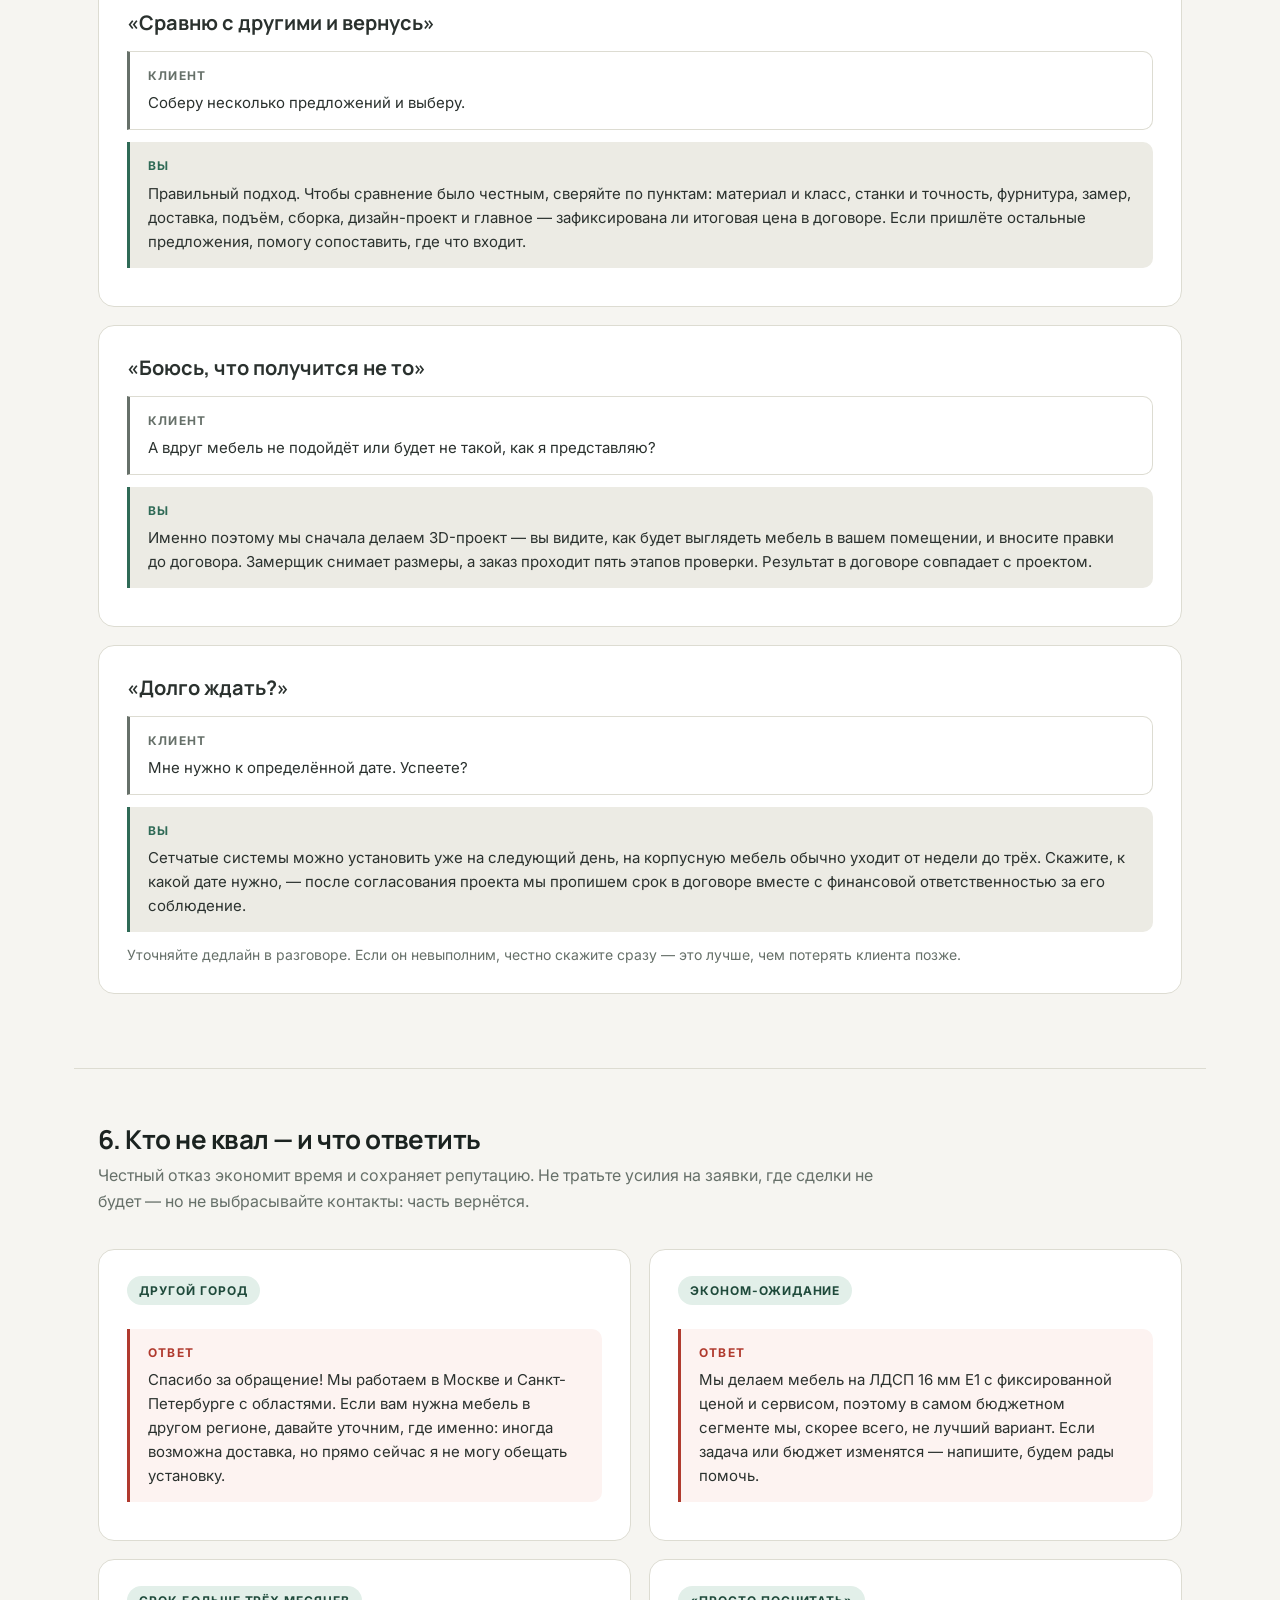
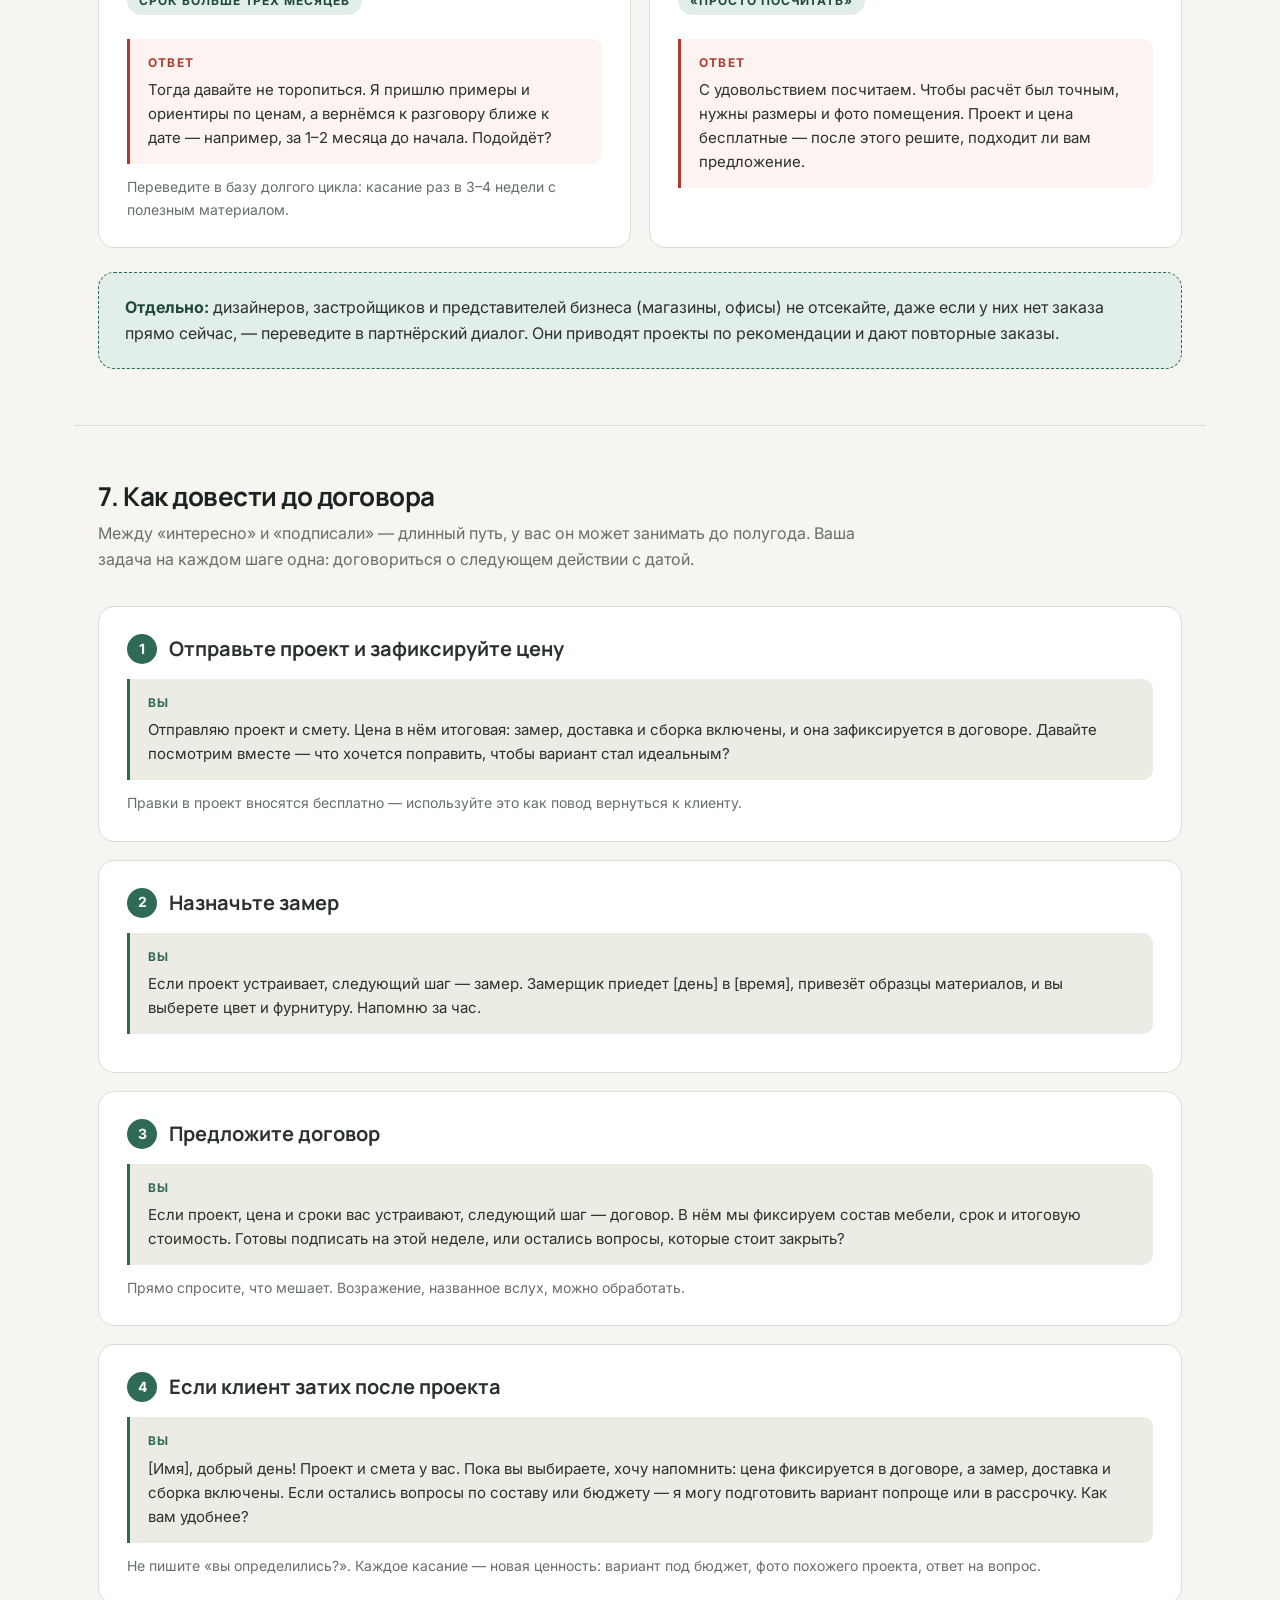
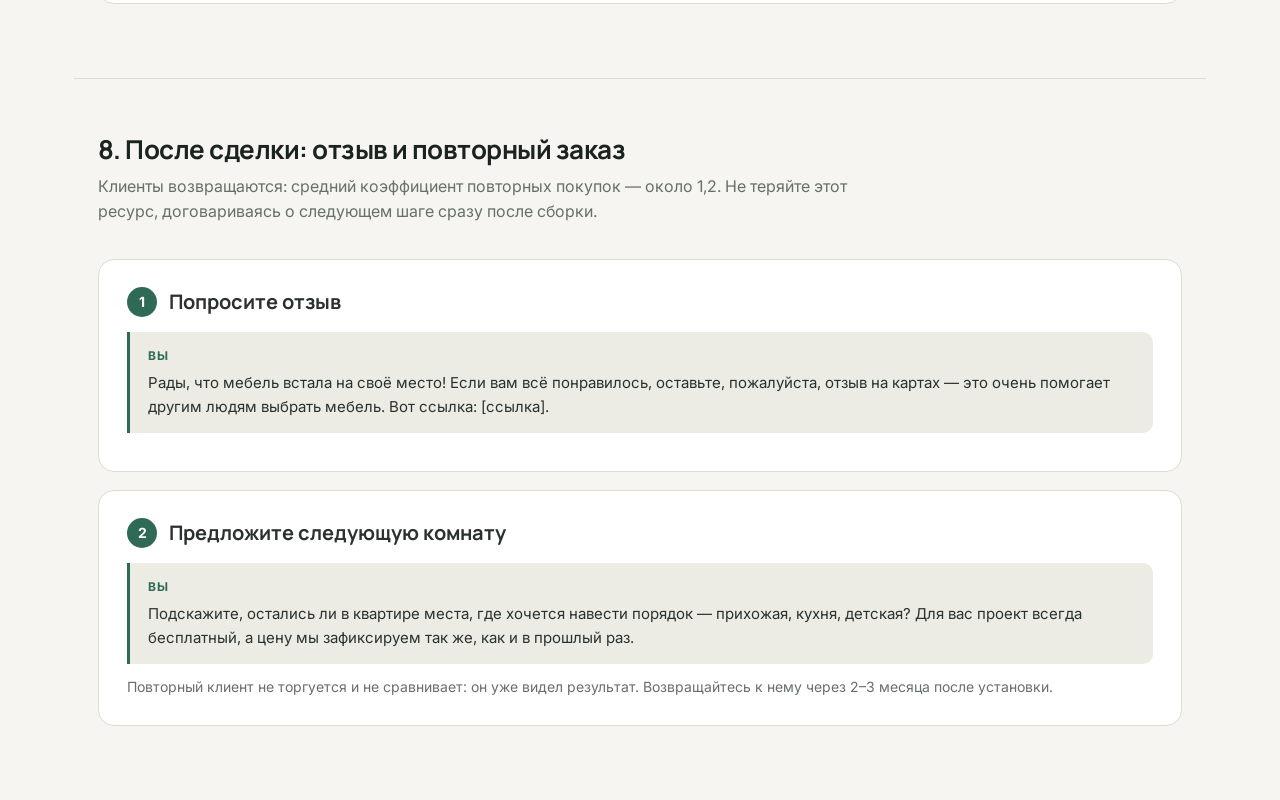
<file: scripts.html>
<!DOCTYPE html>
<html lang="ru">
<head>
<meta charset="UTF-8">
<meta name="viewport" content="width=device-width, initial-scale=1.0">
<title>Скрипты продаж — Гардеробная.онлайн</title>
<meta name="robots" content="noindex">
<link rel="icon" href="img/favicon.svg" type="image/svg+xml">
<link rel="preconnect" href="https://fonts.googleapis.com">
<link rel="preconnect" href="https://fonts.gstatic.com" crossorigin>
<link href="https://fonts.googleapis.com/css2?family=Manrope:wght@500;600;700;800&family=Inter:wght@400;500;600;700&display=swap" rel="stylesheet">
<link rel="stylesheet" href="styles.css">
<link rel="stylesheet" href="materials.css">
</head>
<body>

<div class="doc-bar">
  <div class="doc-bar__inner">
    <a href="index.html" class="doc-bar__back">← <span>Назад на сайт</span></a>
    <div class="doc-actions-wrap doc-bar__actions">
      <a href="materials.html" class="btn btn--outline">Все материалы</a>
    </div>
  </div>
</div>

<div class="container">

  <section class="doc-hero">
    <p class="section-tag">Материал 1 из 3</p>
    <h1>Скрипты продаж: от заявки до договора на мебель</h1>
    <p class="doc-hero__lead">Цикл сделки — от двух недель до полугода, цена на 10–15% выше рынка, а главное возражение — «дорого». Поэтому задача первого контакта — не «продать», а быстро понять, ваш ли это клиент, запустить бесплатный дизайн-проект и не потерять человека, пока он сравнивает и думает. Здесь — слова для каждого шага и подробный разбор возражения про цену.</p>
    <nav class="toc">
      <a href="#first">Первый контакт</a>
      <a href="#qualify">Квалификация</a>
      <a href="#project">Дизайн-проект</a>
      <a href="#expensive">«Дорого»</a>
      <a href="#objections">Другие возражения</a>
      <a href="#notqual">Не квал</a>
      <a href="#close">К договору</a>
      <a href="#after">После сделки</a>
    </nav>
  </section>

  <section class="doc-section" id="first">
    <h2>1. Первый контакт после заявки</h2>
    <p class="doc-section__lead">Пишите или звоните в течение 15 минут — пока человек ещё с телефоном в руках. Если он указал мессенджер в форме, начинайте с него: звонок с незнакомого номера многие пропускают.</p>
    <div class="card">
      <div class="card__head"><span class="card__step">1</span><p class="card__title">Сообщение в мессенджере</p></div>
      <div class="say"><span class="say__who">Вы</span>Здравствуйте! Меня зовут [имя], «Гардеробная.онлайн». Вы оставили заявку на [кухню / шкаф / гардеробную / прихожую]. Чтобы подготовить бесплатный дизайн-проект с точной ценой, мне нужно уточнить пару деталей — удобно сейчас коротко?</div>
      <p class="card__note">Ссылайтесь на данные из формы (что нужно, город, бюджет, срок): человек видит, что заявку прочитали, и не повторяет всё заново.</p>
    </div>
    <div class="card">
      <div class="card__head"><span class="card__step">2</span><p class="card__title">Если не отвечает</p></div>
      <div class="say"><span class="say__who">Вы</span>[Имя], это [ваше имя] из «Гардеробная.онлайн». Пишу по вашей заявке на [что нужно]. Если сейчас неудобно — подскажите, когда лучше связаться? Могу сразу прислать примеры похожих проектов, чтобы вы посмотрели в удобное время.</div>
      <p class="card__note">Минимум три касания за три дня: сразу, на следующий день, через три дня. Каждое — с новой ценностью (примеры проектов, презентация, вопрос по задаче), а не «вы там как?».</p>
    </div>
  </section>

  <section class="doc-section" id="qualify">
    <h2>2. Квалификация: четыре критерия</h2>
    <p class="doc-section__lead">Квалифицированная заявка — это человек, который отвечает и продолжает диалог, и при этом выполнены четыре условия: ваш продукт, ваш город, бюджет «средний и выше», срок заказа в пределах 1–3 месяцев. Проверяйте их мягко, по порядку, а не допросом.</p>
    <div class="card">
      <div class="card__head"><span class="card__step">1</span><p class="card__title">Ваш продукт</p></div>
      <div class="say"><span class="say__who">Вы</span>Подскажите, что именно хотите сделать: кухню, шкаф, гардеробную, прихожую? Если есть фото помещения или примеры, которые нравятся, пришлите — сразу прикину решение.</div>
      <p class="card__note">Кухни, шкафы, гардеробные, прихожие, сетчатые гардеробные, ТВ-зоны, мебель для ванной, торговые островки и ресепшены — ваши. Всё остальное (например, мягкая мебель или двери без шкафа) — не ваш продукт.</p>
    </div>
    <div class="card">
      <div class="card__head"><span class="card__step">2</span><p class="card__title">Ваш город</p></div>
      <div class="say"><span class="say__who">Вы</span>Где нужно установить мебель — Москва и область или Санкт-Петербург и область?</div>
      <p class="card__note">Работаете в Москве и Санкт-Петербурге с областями. Другие регионы — только по индивидуальной договорённости.</p>
    </div>
    <div class="card">
      <div class="card__head"><span class="card__step">3</span><p class="card__title">Бюджет — не эконом</p></div>
      <div class="say"><span class="say__who">Вы</span>Чтобы сразу предложить подходящее решение, скажите, на какой бюджет вы ориентируетесь? Например, шкафы и прихожие у нас чаще выходят в 150–400 тысяч, гардеробные — 250–650, кухни — 300–700.</div>
      <p class="card__note">Называйте диапазон до того, как человек успел вложиться в разговор. Это не давление, а честная рамка: те, кому нужен эконом, выйдут сами, а остальные получат понятные ориентиры.</p>
    </div>
    <div class="card">
      <div class="card__head"><span class="card__step">4</span><p class="card__title">Срок: 1–3 месяца</p></div>
      <div class="say"><span class="say__who">Вы</span>Когда планируете заказывать и устанавливать мебель — в ближайший месяц-два или позже? От этого зависит, как мы построим работу над проектом.</div>
      <p class="card__note">Ремонт «когда-нибудь» — не ваш горячий лид, но и не мусор: переведите в базу долгого цикла (см. ниже) и возвращайтесь по плану касаний.</p>
    </div>
    <div class="tip">
      <strong>Квал засчитывается, когда выполнены все четыре пункта:</strong> продукт ваш, город ваш, бюджет не эконом, срок 1–3 месяца. Отмечайте это в CRM отдельным статусом — так вы увидите реальное число квалифицированных заявок в месяц, а не просто «лидов».
    </div>
  </section>

  <section class="doc-section" id="project">
    <h2>3. Как запустить бесплатный дизайн-проект</h2>
    <p class="doc-section__lead">Это главный «мостик» от первого контакта к договору: человек получает пользу сразу, без обязательств, а вы получаете его размеры, пожелания и повод вернуться с конкретным предложением.</p>
    <div class="grid-2">
      <div class="card">
        <span class="tag">Есть размеры или фото</span>
        <div class="say"><span class="say__who">Вы</span>Пришлите, пожалуйста, размеры помещения и фото места, где будет мебель. Если есть пример, который нравится, приложите тоже. Дизайнер подготовит 3D-проект со сметой в день обращения — бесплатно, с точной ценой без доплат.</div>
      </div>
      <div class="card">
        <span class="tag">Размеров нет</span>
        <div class="say"><span class="say__who">Вы</span>Не проблема. Наш замерщик приедет бесплатно, снимет размеры и привезёт образцы материалов, а проект и цену вы получите сразу после замера. Когда вам удобно в ближайшие дни?</div>
      </div>
    </div>
    <div class="card" style="margin-top:18px">
      <span class="tag">Как подать «подарки»</span>
      <div class="say"><span class="say__who">Вы</span>У нас в цену уже входят замер, доставка и сборка — вам не нужно доплачивать за них отдельно. Цена, которую вы увидите в проекте, будет зафиксирована в договоре и не вырастет.</div>
      <p class="card__note">Повторяйте это в каждом сообщении с ценой: «замер, доставка, сборка — в подарок, цена фиксируется». Именно эти три слова противостоят возражению «дорого».</p>
    </div>
  </section>

  <section class="doc-section" id="expensive">
    <h2>4. Возражение «дорого» — главное</h2>
    <p class="doc-section__lead">Вы действительно дороже рынка на 10–15%, и скрывать это не нужно. Задача — не оправдываться и не скидывать цену, а перевести разговор с «цены» на «состав и итог»: что человек получает за эти деньги и сколько реально заплатит у других, когда выплывут доплаты.</p>

    <div class="card">
      <p class="card__title">«У других дешевле»</p>
      <div class="say say--client"><span class="say__who">Клиент</span>В другой компании мне назвали цену ниже.</div>
      <div class="say"><span class="say__who">Вы</span>Понимаю, цена действительно важна. Давайте сравним по составу, чтобы вы видели картину целиком. Пришлите, пожалуйста, то предложение — посмотрим, что в него входит: материал и его класс, фурнитура, замер, доставка, подъём на этаж, сборка, дизайн-проект. У нас всё это уже в цене и зафиксировано в договоре, а в дешёвых предложениях часть позиций часто идёт отдельными строками уже после подписания.</div>
      <p class="card__note">Не критикуйте конкурента. Просто предложите сравнить на равных. Если предложение действительно равное по составу и дешевле — честно скажите об этом: доверие стоит больше одной сделки.</p>
    </div>
    <div class="card">
      <p class="card__title">«Почему у вас дороже?»</p>
      <div class="say say--client"><span class="say__who">Клиент</span>Почему вы дороже других?</div>
      <div class="say"><span class="say__who">Вы</span>Мы не самые дешёвые — это правда. За цену вы получаете ЛДСП 16 мм класса Е1, раскрой на станках с ЧПУ, пять этапов проверки вашего заказа, финансовую ответственность за сроки, персональный менеджер и сборку с уборкой после нас. Плюс бесплатные замер, доставка и дизайн-проект. Для многих эта разница быстро окупается: ничего не нужно докупать и исправлять.</div>
      <p class="card__note">Называйте 3–4 конкретных факта, а не слово «качество». Факты — это материалы, станки, состав «в подарок» и фиксированная цена.</p>
    </div>
    <div class="card">
      <p class="card__title">«Можно скидку или дешевле?»</p>
      <div class="say say--client"><span class="say__who">Клиент</span>А скидку сделаете? Можно подешевле?</div>
      <div class="say"><span class="say__who">Вы</span>Скидку на проект с фиксированной ценой мы не делаем: иначе пришлось бы экономить на материале. Зато можем подобрать вариант под ваш бюджет — например, упростить наполнение, выбрать другие фасады или разбить заказ на два этапа. Хотите, подготовлю два-три варианта под разный бюджет?</div>
      <p class="card__note">Скидка обучает клиента торговаться. Вместо неё предлагайте изменить состав: наполнение, фасады, этапность, рассрочку. Так цена остаётся честной, а решение — подходящим.</p>
    </div>
    <div class="card">
      <p class="card__title">«Нет столько денег сразу»</p>
      <div class="say say--client"><span class="say__who">Клиент</span>Мне нравится, но сейчас такая сумма — это много.</div>
      <div class="say"><span class="say__who">Вы</span>Понимаю. Есть два пути: рассрочка без переплат до 4 месяцев или разбить заказ на этапы — например, сначала гардеробная, потом шкаф в прихожей. Какой вариант вам удобнее? Подготовлю расчёт.</div>
      <p class="card__note">Условия рассрочки: до 4 месяцев без переплат. Называйте ровно их, а детали по конкретному заказу уточняйте у руководителя.</p>
    </div>
    <div class="tip">
      <strong>Правило трёх шагов на «дорого»:</strong> согласитесь («понимаю»), переведите на состав («давайте сравним, что входит») и предложите конкретное действие («пришлите предложение / подготовлю варианты под бюджет»). Никогда не называйте скидку первой.
    </div>
  </section>

  <section class="doc-section" id="objections">
    <h2>5. Другие возражения</h2>
    <p class="doc-section__lead">Сомнения, которые вы будете слышать чаще всего. Отвечайте спокойно, фактами и без давления.</p>
    <div class="card">
      <p class="card__title">«Назовите цену прямо сейчас»</p>
      <div class="say say--client"><span class="say__who">Клиент</span>Сколько стоит шкаф? Скажите хотя бы примерно.</div>
      <div class="say"><span class="say__who">Вы</span>Ориентир такой: шкафы и прихожие у нас чаще всего выходят в 150–400 тысяч, гардеробные — 250–650, кухни — 300–700. Точная цена зависит от размеров и наполнения, поэтому я предлагаю бесплатный дизайн-проект: вы увидите проект и итоговую сумму, и она зафиксируется в договоре. Пришлёте размеры?</div>
      <p class="card__note">Ориентир в диапазоне честнее, чем уходить от ответа. Диапазон сразу отсекает тех, кому нужен эконом, и не спугивает остальных.</p>
    </div>
    <div class="card">
      <p class="card__title">«Я подумаю»</p>
      <div class="say say--client"><span class="say__who">Клиент</span>Спасибо, мне нужно подумать.</div>
      <div class="say"><span class="say__who">Вы</span>Конечно, это нормальное решение — многие выбирают мебель от нескольких недель до пары месяцев. Чтобы вам было о чём думать конкретно, оставлю проект и смету у вас. Когда мне удобно вернуться к разговору — через неделю?</div>
      <p class="card__note">Зафиксируйте дату следующего касания в CRM. «Подумаю» без даты — потерянный клиент. Цикл у вас от 14 до 180 дней — не бросайте человека после первого «подумаю».</p>
    </div>
    <div class="card">
      <p class="card__title">«Сравню с другими и вернусь»</p>
      <div class="say say--client"><span class="say__who">Клиент</span>Соберу несколько предложений и выберу.</div>
      <div class="say"><span class="say__who">Вы</span>Правильный подход. Чтобы сравнение было честным, сверяйте по пунктам: материал и класс, станки и точность, фурнитура, замер, доставка, подъём, сборка, дизайн-проект и главное — зафиксирована ли итоговая цена в договоре. Если пришлёте остальные предложения, помогу сопоставить, где что входит.</div>
    </div>
    <div class="card">
      <p class="card__title">«Боюсь, что получится не то»</p>
      <div class="say say--client"><span class="say__who">Клиент</span>А вдруг мебель не подойдёт или будет не такой, как я представляю?</div>
      <div class="say"><span class="say__who">Вы</span>Именно поэтому мы сначала делаем 3D-проект — вы видите, как будет выглядеть мебель в вашем помещении, и вносите правки до договора. Замерщик снимает размеры, а заказ проходит пять этапов проверки. Результат в договоре совпадает с проектом.</div>
    </div>
    <div class="card">
      <p class="card__title">«Долго ждать?»</p>
      <div class="say say--client"><span class="say__who">Клиент</span>Мне нужно к определённой дате. Успеете?</div>
      <div class="say"><span class="say__who">Вы</span>Сетчатые системы можно установить уже на следующий день, на корпусную мебель обычно уходит от недели до трёх. Скажите, к какой дате нужно, — после согласования проекта мы пропишем срок в договоре вместе с финансовой ответственностью за его соблюдение.</div>
      <p class="card__note">Уточняйте дедлайн в разговоре. Если он невыполним, честно скажите сразу — это лучше, чем потерять клиента позже.</p>
    </div>
  </section>

  <section class="doc-section" id="notqual">
    <h2>6. Кто не квал — и что ответить</h2>
    <p class="doc-section__lead">Честный отказ экономит время и сохраняет репутацию. Не тратьте усилия на заявки, где сделки не будет — но не выбрасывайте контакты: часть вернётся.</p>
    <div class="grid-2">
      <div class="card">
        <span class="tag">Другой город</span>
        <div class="say say--stop"><span class="say__who">Ответ</span>Спасибо за обращение! Мы работаем в Москве и Санкт-Петербурге с областями. Если вам нужна мебель в другом регионе, давайте уточним, где именно: иногда возможна доставка, но прямо сейчас я не могу обещать установку.</div>
      </div>
      <div class="card">
        <span class="tag">Эконом-ожидание</span>
        <div class="say say--stop"><span class="say__who">Ответ</span>Мы делаем мебель на ЛДСП 16 мм Е1 с фиксированной ценой и сервисом, поэтому в самом бюджетном сегменте мы, скорее всего, не лучший вариант. Если задача или бюджет изменятся — напишите, будем рады помочь.</div>
      </div>
      <div class="card">
        <span class="tag">Срок больше трёх месяцев</span>
        <div class="say say--stop"><span class="say__who">Ответ</span>Тогда давайте не торопиться. Я пришлю примеры и ориентиры по ценам, а вернёмся к разговору ближе к дате — например, за 1–2 месяца до начала. Подойдёт?</div>
        <p class="card__note">Переведите в базу долгого цикла: касание раз в 3–4 недели с полезным материалом.</p>
      </div>
      <div class="card">
        <span class="tag">«Просто посчитать»</span>
        <div class="say say--stop"><span class="say__who">Ответ</span>С удовольствием посчитаем. Чтобы расчёт был точным, нужны размеры и фото помещения. Проект и цена бесплатные — после этого решите, подходит ли вам предложение.</div>
      </div>
    </div>
    <div class="tip">
      <strong>Отдельно:</strong> дизайнеров, застройщиков и представителей бизнеса (магазины, офисы) не отсекайте, даже если у них нет заказа прямо сейчас, — переведите в партнёрский диалог. Они приводят проекты по рекомендации и дают повторные заказы.
    </div>
  </section>

  <section class="doc-section" id="close">
    <h2>7. Как довести до договора</h2>
    <p class="doc-section__lead">Между «интересно» и «подписали» — длинный путь, у вас он может занимать до полугода. Ваша задача на каждом шаге одна: договориться о следующем действии с датой.</p>
    <div class="card">
      <div class="card__head"><span class="card__step">1</span><p class="card__title">Отправьте проект и зафиксируйте цену</p></div>
      <div class="say"><span class="say__who">Вы</span>Отправляю проект и смету. Цена в нём итоговая: замер, доставка и сборка включены, и она зафиксируется в договоре. Давайте посмотрим вместе — что хочется поправить, чтобы вариант стал идеальным?</div>
      <p class="card__note">Правки в проект вносятся бесплатно — используйте это как повод вернуться к клиенту.</p>
    </div>
    <div class="card">
      <div class="card__head"><span class="card__step">2</span><p class="card__title">Назначьте замер</p></div>
      <div class="say"><span class="say__who">Вы</span>Если проект устраивает, следующий шаг — замер. Замерщик приедет [день] в [время], привезёт образцы материалов, и вы выберете цвет и фурнитуру. Напомню за час.</div>
    </div>
    <div class="card">
      <div class="card__head"><span class="card__step">3</span><p class="card__title">Предложите договор</p></div>
      <div class="say"><span class="say__who">Вы</span>Если проект, цена и сроки вас устраивают, следующий шаг — договор. В нём мы фиксируем состав мебели, срок и итоговую стоимость. Готовы подписать на этой неделе, или остались вопросы, которые стоит закрыть?</div>
      <p class="card__note">Прямо спросите, что мешает. Возражение, названное вслух, можно обработать.</p>
    </div>
    <div class="card">
      <div class="card__head"><span class="card__step">4</span><p class="card__title">Если клиент затих после проекта</p></div>
      <div class="say"><span class="say__who">Вы</span>[Имя], добрый день! Проект и смета у вас. Пока вы выбираете, хочу напомнить: цена фиксируется в договоре, а замер, доставка и сборка включены. Если остались вопросы по составу или бюджету — я могу подготовить вариант попроще или в рассрочку. Как вам удобнее?</div>
      <p class="card__note">Не пишите «вы определились?». Каждое касание — новая ценность: вариант под бюджет, фото похожего проекта, ответ на вопрос.</p>
    </div>
  </section>

  <section class="doc-section" id="after">
    <h2>8. После сделки: отзыв и повторный заказ</h2>
    <p class="doc-section__lead">Клиенты возвращаются: средний коэффициент повторных покупок — около 1,2. Не теряйте этот ресурс, договариваясь о следующем шаге сразу после сборки.</p>
    <div class="card">
      <div class="card__head"><span class="card__step">1</span><p class="card__title">Попросите отзыв</p></div>
      <div class="say"><span class="say__who">Вы</span>Рады, что мебель встала на своё место! Если вам всё понравилось, оставьте, пожалуйста, отзыв на картах — это очень помогает другим людям выбрать мебель. Вот ссылка: [ссылка].</div>
    </div>
    <div class="card">
      <div class="card__head"><span class="card__step">2</span><p class="card__title">Предложите следующую комнату</p></div>
      <div class="say"><span class="say__who">Вы</span>Подскажите, остались ли в квартире места, где хочется навести порядок — прихожая, кухня, детская? Для вас проект всегда бесплатный, а цену мы зафиксируем так же, как и в прошлый раз.</div>
      <p class="card__note">Повторный клиент не торгуется и не сравнивает: он уже видел результат. Возвращайтесь к нему через 2–3 месяца после установки.</p>
    </div>
  </section>

</div>

<script src="script.js"></script>
</body>
</html>
</file>
<file: styles.css>
:root {
  --clr-bg: #f6f5f1;
  --clr-bg-alt: #ecebe4;
  --clr-surface: #ffffff;
  --clr-ink: #1b2320;
  --clr-text: #2a312e;
  --clr-text-soft: #667069;
  --clr-line: #dddcd2;
  --clr-accent: #2f6a56;
  --clr-accent-dark: #1f4a3b;
  --clr-accent-soft: #e2efe9;
  --clr-warm: #d98a5b;
  --clr-warm-dark: #a9602f;
  --clr-sand: #f3e6d3;
  --clr-sand-2: #fbf4e8;
  --radius: 16px;
  --shadow: 0 18px 44px rgba(20, 30, 25, 0.09);
  --ff-head: 'Manrope', 'Inter', sans-serif;
  --ff-body: 'Inter', sans-serif;
}

* { box-sizing: border-box; margin: 0; padding: 0; }
html { scroll-behavior: smooth; }
body {
  font-family: var(--ff-body);
  background: var(--clr-bg);
  color: var(--clr-text);
  line-height: 1.6;
  -webkit-font-smoothing: antialiased;
}
img { max-width: 100%; display: block; }
a { color: inherit; text-decoration: none; }
ul { list-style: none; }
h1, h2, h3, h4 { font-family: var(--ff-head); font-weight: 700; color: var(--clr-ink); line-height: 1.1; letter-spacing: -0.02em; }
.container { max-width: 1180px; margin: 0 auto; padding: 0 24px; }
section { padding: 92px 0; }
.section-tag {
  display: inline-block;
  font-size: 12px;
  font-weight: 700;
  letter-spacing: 0.16em;
  text-transform: uppercase;
  color: var(--clr-accent-dark);
  margin-bottom: 16px;
}
.section-tag::before { content: ''; display: inline-block; width: 28px; height: 2px; background: var(--clr-accent); vertical-align: middle; margin-right: 12px; }
.section-title { font-size: 34px; max-width: 800px; margin-bottom: 16px; }
.section-lead { font-size: 17px; color: var(--clr-text-soft); max-width: 720px; margin-bottom: 48px; }

/* Buttons */
.btn {
  display: inline-flex;
  align-items: center;
  justify-content: center;
  gap: 8px;
  font-family: var(--ff-body);
  font-weight: 600;
  font-size: 15px;
  padding: 15px 28px;
  border-radius: 999px;
  border: 1px solid transparent;
  cursor: pointer;
  transition: all 0.2s ease;
  white-space: nowrap;
}
.btn--primary { background: var(--clr-accent); color: #fff; }
.btn--primary:hover { background: var(--clr-accent-dark); }
.btn--dark { background: var(--clr-ink); color: #fff; }
.btn--dark:hover { background: var(--clr-accent-dark); }
.btn--outline { background: transparent; border-color: var(--clr-ink); color: var(--clr-ink); }
.btn--outline:hover { background: var(--clr-ink); color: #fff; }
.btn--block { width: 100%; }

/* Header */
.header {
  position: sticky;
  top: 0;
  z-index: 100;
  background: rgba(246, 245, 241, 0.92);
  backdrop-filter: blur(12px);
  border-bottom: 1px solid transparent;
  transition: border-color 0.2s ease, box-shadow 0.2s ease;
}
.header.scrolled { border-bottom-color: var(--clr-line); box-shadow: 0 6px 24px rgba(20, 30, 25, 0.05); }
.header__inner { display: flex; align-items: center; justify-content: space-between; gap: 24px; min-width: 0; padding: 12px 24px; max-width: 1180px; margin: 0 auto; }
.logo { display: flex; align-items: center; flex-shrink: 0; }
.logo { gap: 10px; }
.logo svg { height: 40px; width: 40px; flex: none; }
.logo__t { font-family: var(--ff-head); font-weight: 800; font-size: 17px; letter-spacing: -0.02em; color: var(--clr-ink); line-height: 1.05; }
.logo__t em { font-style: normal; color: var(--clr-accent); }
.logo__t small { display: block; font-family: var(--ff-body); font-size: 10px; font-weight: 600; letter-spacing: 0.14em; text-transform: uppercase; color: var(--clr-text-soft); margin-top: 3px; }
.nav { display: flex; align-items: center; gap: 28px; }
.nav a { white-space: nowrap; font-size: 14px; font-weight: 500; color: var(--clr-text); transition: color 0.2s ease; }
.nav a:hover { color: var(--clr-accent); }
.header__right { display: flex; align-items: center; gap: 18px; flex-shrink: 0; }
.header__phone { font-weight: 600; font-size: 15px; white-space: nowrap; }
.burger { display: none; width: 42px; height: 42px; border: 1px solid var(--clr-line); background: var(--clr-surface); border-radius: 12px; cursor: pointer; position: relative; flex: none; }
.burger span, .burger::before, .burger::after { content: ''; position: absolute; left: 11px; right: 11px; height: 2px; background: var(--clr-ink); border-radius: 2px; transition: all 0.2s ease; }
.burger::before { top: 14px; }
.burger span { top: 20px; }
.burger::after { top: 26px; }
.burger.is-open::before { top: 20px; transform: rotate(45deg); }
.burger.is-open span { opacity: 0; }
.burger.is-open::after { top: 20px; transform: rotate(-45deg); }

/* Hero */
.hero { padding: 56px 0 80px; position: relative; overflow: hidden; }
.hero__grid { display: grid; grid-template-columns: 1.05fr 0.95fr; gap: 56px; align-items: center; position: relative; }
.hero h1 { font-size: 46px; margin-bottom: 24px; font-weight: 800; }
.hero h1 em { font-style: normal; color: var(--clr-accent); }
.hero__lead { font-size: 18px; color: var(--clr-text-soft); max-width: 560px; margin-bottom: 34px; }
.hero__cta { display: flex; flex-wrap: wrap; gap: 14px; margin-bottom: 36px; }
.hero__chips { display: flex; flex-wrap: wrap; gap: 10px; }
.chip { font-size: 13px; font-weight: 600; padding: 8px 16px; border-radius: 999px; border: 1px solid var(--clr-line); background: var(--clr-surface); color: var(--clr-text); }
.hero__visual { position: relative; }
.hero__photo { border-radius: 24px; overflow: hidden; box-shadow: var(--shadow); aspect-ratio: 4 / 4.4; background: var(--clr-bg-alt); }
.hero__photo img { width: 100%; height: 100%; object-fit: cover; }
.hero__card {
  position: absolute;
  left: -36px; bottom: 28px;
  width: 300px;
  background: var(--clr-surface);
  border: 1px solid var(--clr-line);
  border-radius: 18px;
  padding: 22px 22px 20px;
  box-shadow: var(--shadow);
}
.hero__card .hero__card-tag { font-size: 11px; font-weight: 700; letter-spacing: 0.14em; text-transform: uppercase; color: var(--clr-accent-dark); margin-bottom: 8px; }
.hero__card h3 { font-size: 19px; margin-bottom: 8px; line-height: 1.15; }
.hero__card p { font-size: 13.5px; color: var(--clr-text-soft); margin-bottom: 14px; }
.hero__card .btn { padding: 11px 20px; font-size: 14px; }

/* Stats */
.stats { padding: 0; }
.stats__row { display: grid; grid-template-columns: repeat(4, 1fr); border: 1px solid var(--clr-line); border-radius: var(--radius); background: var(--clr-surface); overflow: hidden; }
.stat { padding: 28px 26px; border-left: 1px solid var(--clr-line); }
.stat:first-child { border-left: none; }
.stat b { display: block; font-family: var(--ff-head); font-size: 36px; font-weight: 800; color: var(--clr-accent); line-height: 1; margin-bottom: 8px; }
.stat span { font-size: 14px; color: var(--clr-text-soft); }

/* Pain / solution */
.alt { background: var(--clr-bg-alt); }
.versus { display: grid; grid-template-columns: 1fr 1fr; gap: 22px; }
.versus__col { background: var(--clr-surface); border: 1px solid var(--clr-line); border-radius: 20px; padding: 34px 32px; }
.versus__col--good { border-color: var(--clr-ink); }
.versus__col .versus__label { font-size: 12px; font-weight: 700; letter-spacing: 0.14em; text-transform: uppercase; color: var(--clr-text-soft); margin-bottom: 8px; }
.versus__col--good .versus__label { color: var(--clr-accent-dark); }
.versus__col h3 { font-size: 25px; margin-bottom: 20px; }
.versus__col li { position: relative; padding: 12px 0 12px 30px; border-top: 1px solid var(--clr-line); font-size: 15px; }
.versus__col li:first-child { border-top: none; }
.versus__col li::before { content: '×'; position: absolute; left: 2px; top: 10px; font-size: 22px; line-height: 1.3; color: #b0b0b6; }
.versus__col--good li::before { content: '✓'; font-size: 16px; top: 13px; color: var(--clr-accent); font-weight: 700; }

/* Services */
.srv-grid { display: grid; grid-template-columns: repeat(4, 1fr); gap: 18px; }
.srv { background: var(--clr-surface); border: 1px solid var(--clr-line); border-radius: var(--radius); overflow: hidden; display: flex; flex-direction: column; transition: transform 0.2s ease, box-shadow 0.2s ease, border-color 0.2s ease; }
.srv:hover { transform: translateY(-4px); box-shadow: var(--shadow); border-color: var(--clr-ink); }
.srv__img { aspect-ratio: 16 / 10; overflow: hidden; background: var(--clr-bg-alt); }
.srv__img img { width: 100%; height: 100%; object-fit: cover; }
.srv__body { padding: 22px 20px 26px; display: flex; flex-direction: column; flex: 1; }
.srv .srv__price { flex: none; font-size: 12px; font-weight: 700; letter-spacing: 0.1em; text-transform: uppercase; color: var(--clr-accent-dark); margin-bottom: 8px; }
.srv h3 { font-size: 21px; margin-bottom: 10px; }
.srv p { font-size: 14px; color: var(--clr-text-soft); flex: 1; }
.srv ul { margin-top: 14px; }
.srv li { font-size: 14px; padding: 4px 0 4px 22px; position: relative; }
.srv li::before { content: ''; position: absolute; left: 0; top: 13px; width: 10px; height: 2px; background: var(--clr-accent); }

/* Pricing */
.price-block { margin-bottom: 44px; }
.price-block h3 { font-size: 30px; margin-bottom: 6px; }
.price-block > p { color: var(--clr-text-soft); font-size: 15px; margin-bottom: 20px; }
.tariffs { display: grid; grid-template-columns: repeat(3, 1fr); gap: 18px; }
.tariff { background: var(--clr-surface); border: 1px solid var(--clr-line); border-radius: var(--radius); padding: 28px 26px; display: flex; flex-direction: column; position: relative; }
.tariff--hit { border-color: var(--clr-ink); box-shadow: var(--shadow); }
.tariff__badge { position: absolute; top: -12px; left: 24px; background: var(--clr-accent); color: #fff; font-size: 11px; font-weight: 700; letter-spacing: 0.1em; text-transform: uppercase; padding: 5px 12px; border-radius: 999px; }
.tariff .tariff__name { font-family: var(--ff-head); font-size: 26px; font-weight: 500; color: var(--clr-ink); margin-bottom: 6px; }
.tariff .tariff__price { font-family: var(--ff-head); font-size: 38px; font-weight: 500; color: var(--clr-accent); line-height: 1; margin-bottom: 4px; }
.tariff .tariff__price small { font-size: 16px; color: var(--clr-text-soft); font-weight: 400; }
.tariff .tariff__unit { font-size: 13px; color: var(--clr-text-soft); margin-bottom: 16px; }
.tariff p { font-size: 14.5px; color: var(--clr-text-soft); }
.tariff .tariff__name { font-size: 26px; color: var(--clr-ink); }
.price-note { font-size: 13.5px; color: var(--clr-text-soft); background: var(--clr-surface); border: 1px dashed var(--clr-line); border-radius: 12px; padding: 14px 18px; margin-top: 18px; }
.price-note b { color: var(--clr-ink); }
.furniture-row { display: flex; align-items: center; justify-content: space-between; gap: 24px; background: var(--clr-ink); color: #fff; border-radius: 20px; padding: 32px 36px; }
.furniture-row h3 { color: #fff; font-size: 24px; margin-bottom: 6px; }
.furniture-row p { color: #cfd8d3; font-size: 15px; max-width: 640px; }

/* Offers */
.offer-grid { display: grid; grid-template-columns: repeat(3, 1fr); gap: 20px; }
.offer-card { background: var(--clr-surface); border: 1px solid var(--clr-line); border-radius: var(--radius); padding: 30px 28px; }
.offer-card__num { font-family: var(--ff-head); font-size: 38px; color: var(--clr-accent); line-height: 1; margin-bottom: 14px; font-weight: 800; }
.offer-card h3 { font-size: 20px; margin-bottom: 10px; }
.offer-card p { font-size: 15px; color: var(--clr-text-soft); }
.offer-card--gift { background: var(--clr-accent-soft); border-color: transparent; }

/* Steps */
.steps { display: grid; grid-template-columns: repeat(3, 1fr); gap: 20px; }
.step { background: var(--clr-surface); border: 1px solid var(--clr-line); border-radius: var(--radius); padding: 28px 26px; }
.step__n { display: inline-flex; width: 42px; height: 42px; align-items: center; justify-content: center; border-radius: 50%; background: var(--clr-ink); color: #fff; font-weight: 700; font-size: 15px; margin-bottom: 18px; }
.step h3 { font-size: 20px; margin-bottom: 10px; }
.step p { font-size: 14.5px; color: var(--clr-text-soft); }
.terms { margin-top: 22px; font-size: 14.5px; color: var(--clr-text-soft); background: var(--clr-surface); border-left: 3px solid var(--clr-accent); border-radius: 0 12px 12px 0; padding: 16px 20px; }

/* Portfolio */
.gallery { display: grid; grid-template-columns: repeat(12, 1fr); grid-auto-rows: 200px; gap: 14px; }
.gallery figure { border-radius: 16px; overflow: hidden; background: var(--clr-bg-alt); }
.gallery img { width: 100%; height: 100%; object-fit: cover; transition: transform 0.5s ease; }
.gallery figure:hover img { transform: scale(1.04); }
.g1 { grid-column: span 7; grid-row: span 2; }
.g2 { grid-column: span 5; }
.g3 { grid-column: span 5; }
.g4 { grid-column: span 4; grid-row: span 2; }
.g5 { grid-column: span 8; }
.g6 { grid-column: span 4; }
.g7 { grid-column: span 4; }

/* Partners */
.partners { display: grid; grid-template-columns: 1fr 1fr; gap: 40px; align-items: center; background: var(--clr-ink); border-radius: 24px; padding: 48px 48px; color: #fff; }
.partners .section-tag { color: #9fd3bf; }
.partners .section-tag::before { background: #9fd3bf; }
.partners h2 { color: #fff; font-size: 32px; margin-bottom: 14px; }
.partners p { color: #cfd8d3; font-size: 15.5px; }
.partners__list { display: grid; gap: 10px; }
.partners__list div { border: 1px solid #3d4a45; border-radius: 12px; padding: 14px 18px; font-weight: 500; }
.partners .btn { margin-top: 22px; }

/* FAQ */
.faq { max-width: 860px; }
.faq__item { border-bottom: 1px solid var(--clr-line); }
.faq__item summary { list-style: none; cursor: pointer; padding: 24px 0; font-family: var(--ff-head); font-size: 19px; font-weight: 700; color: var(--clr-ink); display: flex; justify-content: space-between; gap: 20px; align-items: center; }
.faq__item summary::-webkit-details-marker { display: none; }
.faq__item summary::after { content: '+'; font-family: var(--ff-body); font-size: 26px; color: var(--clr-accent); flex: none; transition: transform 0.2s ease; }
.faq__item[open] summary::after { transform: rotate(45deg); }
.faq__item p { padding: 0 0 24px; color: var(--clr-text-soft); max-width: 720px; }

/* Contact */
.contact__grid { display: grid; grid-template-columns: 1fr 1fr; gap: 40px; align-items: start; }
.form { background: var(--clr-surface); border: 1px solid var(--clr-line); border-radius: 24px; padding: 38px 34px; box-shadow: var(--shadow); }
.form h3 { font-size: 28px; margin-bottom: 8px; }
.form__sub { color: var(--clr-text-soft); font-size: 15px; margin-bottom: 24px; }
.field { margin-bottom: 14px; }
.field label { display: block; font-size: 13px; font-weight: 600; margin-bottom: 6px; color: var(--clr-text); }
.field input, .field select, .field textarea {
  width: 100%;
  font-family: var(--ff-body);
  font-size: 15px;
  padding: 14px 16px;
  border: 1px solid var(--clr-line);
  border-radius: 12px;
  background: var(--clr-bg);
  color: var(--clr-ink);
  transition: border-color 0.2s ease;
}
.field input:focus, .field select:focus, .field textarea:focus { outline: none; border-color: var(--clr-accent); background: #fff; }
.field-row { display: grid; grid-template-columns: 1fr 1fr; gap: 14px; }
.form__agree { font-size: 12px; color: var(--clr-text-soft); margin-top: 14px; }
.form__agree a { color: var(--clr-accent-dark); text-decoration: underline; }
.contacts { display: grid; gap: 14px; }
.contact-card { display: flex; gap: 16px; align-items: flex-start; background: var(--clr-surface); border: 1px solid var(--clr-line); border-radius: 16px; padding: 20px 22px; }
.contact-card__icon { width: 44px; height: 44px; border-radius: 12px; background: var(--clr-accent-soft); color: var(--clr-accent-dark); display: flex; align-items: center; justify-content: center; flex: none; }
.contact-card__icon svg { width: 22px; height: 22px; }
.contact-card small { display: block; font-size: 12px; font-weight: 700; letter-spacing: 0.1em; text-transform: uppercase; color: var(--clr-text-soft); margin-bottom: 3px; }
.contact-card b { font-weight: 600; font-size: 16px; color: var(--clr-ink); }
.contact-card a:hover { color: var(--clr-accent); }
.map { border-radius: 16px; overflow: hidden; border: 1px solid var(--clr-line); }
.map iframe { display: block; width: 100%; height: 260px; border: 0; }

/* Footer */
.footer { padding: 44px 0; border-top: 1px solid var(--clr-line); font-size: 14px; color: var(--clr-text-soft); }
.footer__inner { display: flex; justify-content: space-between; align-items: center; gap: 20px; flex-wrap: wrap; }
.footer__links { display: flex; gap: 22px; flex-wrap: wrap; }
.footer a:hover { color: var(--clr-accent); }

/* FAB */
.fab { position: fixed; right: 20px; bottom: 20px; z-index: 90; display: flex; align-items: center; gap: 10px; padding: 14px 22px; background: var(--clr-accent); color: #fff; border-radius: 999px; font-weight: 600; font-size: 14px; box-shadow: 0 12px 30px rgba(47, 106, 86, 0.32); transition: background 0.2s ease; }
.fab:hover { background: var(--clr-accent-dark); }
.fab svg { width: 20px; height: 20px; }

/* Reveal */
.reveal { opacity: 0; transform: translateY(20px); transition: opacity 0.6s ease, transform 0.6s ease; }
.reveal.is-visible { opacity: 1; transform: none; }

/* Responsive */
@media (max-width: 1500px) {
  .header__phone { display: none; }
}
@media (max-width: 1180px) {
  .nav { gap: 18px; }
  .nav a { font-size: 13px; }
  .hero h1 { font-size: 40px; }
  .hero__card { left: -16px; }
}
@media (max-width: 1100px) {
  .burger { display: block; }
  .nav {
    position: absolute;
    top: 100%; left: 0; right: 0;
    flex-direction: column;
    align-items: flex-start;
    gap: 0;
    background: var(--clr-bg);
    border-bottom: 1px solid var(--clr-line);
    padding: 8px 24px 20px;
    display: none;
  }
  .nav.is-open { display: flex; }
  .nav a { padding: 14px 0; width: 100%; font-size: 16px; border-bottom: 1px solid var(--clr-line); }
  .header__phone { display: none; }
  .header__inner { position: relative; }
  .srv-grid, .offer-grid, .steps { grid-template-columns: repeat(2, 1fr); }
}
@media (max-width: 900px) {
  section { padding: 68px 0; }
  .section-title { font-size: 28px; }
  .hero { padding: 36px 0 60px; }
  .hero__grid, .contact__grid, .versus, .partners { grid-template-columns: 1fr; gap: 36px; }
  .hero h1 { font-size: 34px; }
  .hero__card { left: 16px; right: 16px; width: auto; bottom: 16px; }
  .stats__row { grid-template-columns: repeat(2, 1fr); }
  .stat:nth-child(3) { border-left: none; }
  .stat:nth-child(n+3) { border-top: 1px solid var(--clr-line); }
  .tariffs { grid-template-columns: 1fr; }
  .furniture-row { flex-direction: column; align-items: flex-start; }
  .gallery { grid-auto-rows: 150px; }
  .partners { padding: 34px 26px; }
}
@media (max-width: 560px) {
  .container, .header__inner { padding-left: 16px; padding-right: 16px; }
  .header .btn { display: none; }
  .hero h1 { font-size: 28px; }
  .section-title { font-size: 25px; }
  .srv-grid, .offer-grid, .steps { grid-template-columns: 1fr; }
  .field-row { grid-template-columns: 1fr; }
  .form { padding: 28px 20px; }
  .stat b { font-size: 34px; }
  .stat { padding: 22px 18px; }
  .versus__col { padding: 26px 22px; }
  .fab span { display: none; }
  .fab { padding: 15px; }
  .faq__item summary { font-size: 22px; }
  .hero__photo { aspect-ratio: 4 / 5; }
  .gallery { grid-template-columns: repeat(2, 1fr); grid-auto-rows: 140px; }
  .g1 { grid-column: span 2; grid-row: span 2; }
  .g2, .g3, .g6, .g7 { grid-column: span 1; grid-row: span 1; }
  .g5 { grid-column: span 2; grid-row: span 1; }
  .g4 { grid-column: span 1; grid-row: span 2; }
  .logo__t { font-size: 15px; }
  .logo svg { height: 34px; width: 34px; }
}

/* Правки 2: переносы, видео, подарки */
h1, h2, h3, .faq__item summary, .tariff__name { text-wrap: balance; }
.section-lead, .hero__lead, .price-block > p, .offer-card p, .faq__item p { text-wrap: pretty; }
.section-title { max-width: 900px; }
.section-lead b { color: var(--clr-ink); font-weight: 600; }
.offer-card h3 { font-size: 20px; }
.offer-card__for { margin-top: 12px; font-size: 13.5px; font-weight: 600; color: var(--clr-accent-dark); }
.offer-card__list li { position: relative; padding: 5px 0 5px 22px; font-size: 14.5px; color: var(--clr-text); }
.offer-card__list li::before { content: ''; position: absolute; left: 0; top: 15px; width: 10px; height: 2px; background: var(--clr-accent); }
.faq__item p + p { padding-top: 0; margin-top: -12px; }
.partners p + p { color: #fff; }

.videos { display: grid; grid-template-columns: repeat(3, 1fr); gap: 16px; margin-bottom: 18px; }
.video { background: var(--clr-surface); border: 1px solid var(--clr-line); border-radius: 16px; overflow: hidden; }
.video video { display: block; width: 100%; aspect-ratio: 16 / 10; background: #111; object-fit: cover; }
.video figcaption { padding: 12px 16px 14px; font-size: 14px; font-weight: 600; color: var(--clr-ink); }

@media (max-width: 1100px) {
  .srv-grid { grid-template-columns: repeat(2, 1fr); }
}
@media (max-width: 900px) {
  .videos { grid-template-columns: repeat(2, 1fr); }
}
@media (max-width: 560px) {
  .videos { grid-template-columns: 1fr; }
  .srv-grid { grid-template-columns: 1fr; }
}

/* Правки: ориентиры цен */
.tariffs--5 { grid-template-columns: repeat(5, 1fr); gap: 14px; }
.tariffs--5 .tariff { padding: 22px 18px; }
.tariffs--5 .tariff__name { font-size: 22px; }
.tariffs--5 .tariff__price { font-size: 28px; margin-bottom: 0; }
@media (max-width: 1100px) { .tariffs--5 { grid-template-columns: repeat(3, 1fr); } }
@media (max-width: 900px) { .tariffs--5 { grid-template-columns: repeat(2, 1fr); } }
@media (max-width: 560px) { .tariffs--5 { grid-template-columns: 1fr; } }

/* Гардеробная.онлайн: добавки */
.srv__img img { object-position: center; }
.srv--cta { background: var(--clr-ink); border-color: var(--clr-ink); color: #fff; justify-content: center; }
.srv--cta .srv__body { justify-content: center; }
.srv--cta h3 { color: #fff; }
.srv--cta p { color: #cfd8d3; flex: none; margin-bottom: 18px; }
.srv--cta .srv__price { color: #9fd3bf; }
.srv--cta:hover { border-color: var(--clr-accent); }

.ptable { width: 100%; border-collapse: collapse; background: var(--clr-surface); border: 1px solid var(--clr-line); border-radius: var(--radius); overflow: hidden; }
.ptable th, .ptable td { text-align: left; padding: 18px 22px; border-bottom: 1px solid var(--clr-line); font-size: 15px; vertical-align: top; }
.ptable th { font-size: 12px; font-weight: 700; letter-spacing: 0.12em; text-transform: uppercase; color: var(--clr-text-soft); background: var(--clr-bg); }
.ptable tr:last-child td { border-bottom: none; }
.ptable td:first-child { font-family: var(--ff-head); font-weight: 700; font-size: 18px; color: var(--clr-ink); white-space: nowrap; }
.ptable td:nth-child(2) { font-family: var(--ff-head); font-weight: 800; font-size: 18px; color: var(--clr-accent-dark); white-space: nowrap; }
.ptable td:last-child { color: var(--clr-text-soft); font-size: 14px; }

.included { display: grid; grid-template-columns: repeat(4, 1fr); gap: 14px; margin-bottom: 26px; }
.included div { background: var(--clr-accent-soft); border-radius: 14px; padding: 18px 20px; font-size: 14px; color: var(--clr-text); }
.included b { display: block; font-family: var(--ff-head); font-size: 17px; color: var(--clr-accent-dark); margin-bottom: 4px; }

.reviews { display: grid; grid-template-columns: repeat(3, 1fr); gap: 20px; }
.review { background: var(--clr-surface); border: 1px solid var(--clr-line); border-radius: var(--radius); padding: 28px 26px; display: flex; flex-direction: column; }
.review__stars { color: #d49a1f; letter-spacing: 3px; font-size: 15px; margin-bottom: 12px; }
.review p { font-size: 14.5px; color: var(--clr-text); flex: 1; }
.review footer { margin-top: 16px; padding: 0; border: none; font-size: 13px; color: var(--clr-text-soft); }
.review footer b { color: var(--clr-ink); font-weight: 700; }
.reviews-note { margin-top: 18px; font-size: 14px; color: var(--clr-text-soft); }
.reviews-note a { color: var(--clr-accent-dark); text-decoration: underline; }

.hero__chips .chip--gift { background: var(--clr-accent-soft); border-color: transparent; color: var(--clr-accent-dark); }

@media (max-width: 1100px) {
  .reviews { grid-template-columns: repeat(2, 1fr); }
  .included { grid-template-columns: repeat(2, 1fr); }
}
@media (max-width: 900px) {
  .ptable td:first-child, .ptable td:nth-child(2) { white-space: normal; }
  .ptable th:last-child, .ptable td:last-child { display: none; }
}
@media (max-width: 560px) {
  .reviews { grid-template-columns: 1fr; }
  .included { grid-template-columns: 1fr; }
  .ptable th, .ptable td { padding: 14px 14px; }
  .ptable td:first-child { font-size: 16px; }
}

/* ===== Оживление: тёплая палитра, иконки, декор ===== */
.ic { width: 22px; height: 22px; fill: none; stroke: currentColor; stroke-width: 1.8; stroke-linecap: round; stroke-linejoin: round; flex: none; }
.ico { display: inline-flex; align-items: center; justify-content: center; width: 48px; height: 48px; border-radius: 14px; background: var(--clr-sand); color: var(--clr-warm-dark); flex: none; }
.ico .ic { width: 24px; height: 24px; }
.section-tag::before { background: var(--clr-warm); }
.offer-card__num { color: var(--clr-warm); }
.step__n { background: linear-gradient(135deg, var(--clr-accent), #3f8a70); }
.step { position: relative; }
.step__ic { position: absolute; top: 28px; right: 26px; width: 34px; height: 34px; color: var(--clr-warm); opacity: 0.55; }
.stat { position: relative; }
.stat .ico { margin-bottom: 14px; }
.stat:nth-child(even) .ico { background: var(--clr-accent-soft); color: var(--clr-accent-dark); }
.stat span:not(.ico) { display: block; }

/* header */
.header__right .btn { padding: 12px 20px; font-size: 14px; }
.nav { gap: 22px; }

/* hero */
.hero { background:
  radial-gradient(520px 380px at 92% 8%, rgba(217, 138, 91, 0.20), transparent 62%),
  radial-gradient(560px 420px at 2% 95%, rgba(47, 106, 86, 0.14), transparent 62%); }
.hero::before { content: ''; position: absolute; left: 0; top: 0; width: 46%; height: 100%; background-image: radial-gradient(rgba(47, 106, 86, 0.16) 1.4px, transparent 1.5px); background-size: 22px 22px; -webkit-mask-image: linear-gradient(90deg, #000, transparent); mask-image: linear-gradient(90deg, #000, transparent); pointer-events: none; }
.hero__grid { z-index: 1; }
.hero__visual { isolation: isolate; }
.hero__visual::before { content: ''; position: absolute; inset: 26px -20px -20px 26px; border-radius: 28px; background: var(--clr-sand); z-index: -1; }
.hero__visual::after { content: ''; position: absolute; width: 120px; height: 120px; right: -34px; bottom: -34px; border-radius: 50%; border: 2px dashed var(--clr-warm); opacity: 0.6; z-index: -1; }
.sticker { position: absolute; z-index: 3; }
.sticker--round { top: -26px; right: -18px; width: 118px; height: 118px; border-radius: 50%; background: var(--clr-warm); color: #fff; display: flex; flex-direction: column; align-items: center; justify-content: center; text-align: center; padding: 10px; transform: rotate(8deg); box-shadow: 0 14px 30px rgba(169, 96, 47, 0.35); animation: floaty 5s ease-in-out infinite; }
.sticker--round b { font-family: var(--ff-head); font-weight: 800; font-size: 26px; line-height: 1; }
.sticker--round span { font-size: 11px; line-height: 1.2; margin-top: 4px; font-weight: 600; }
.sticker--tag { top: 30px; left: -22px; display: flex; align-items: center; gap: 8px; background: #fff; border: 1px solid var(--clr-line); border-radius: 999px; padding: 10px 16px 10px 12px; font-size: 13px; font-weight: 700; color: var(--clr-ink); box-shadow: var(--shadow); animation: floaty 6s ease-in-out infinite reverse; }
.sticker--tag .ic { width: 18px; height: 18px; color: var(--clr-accent); }
.deco { position: absolute; width: 64px; height: 64px; fill: none; stroke: currentColor; stroke-width: 1.4; stroke-linecap: round; stroke-linejoin: round; pointer-events: none; }
.deco--hanger { right: -46px; top: 46%; color: var(--clr-warm); opacity: 0.55; transform: rotate(14deg); width: 72px; height: 72px; z-index: 0; }
@keyframes floaty { 0%, 100% { translate: 0 0; } 50% { translate: 0 -8px; } }

/* ticker */
.ticker { background: var(--clr-accent-dark); color: var(--clr-sand-2); overflow: hidden; padding: 15px 0; border-top: 3px solid var(--clr-warm); }
.ticker__track { display: flex; align-items: center; gap: 28px; width: max-content; animation: ticker 38s linear infinite; font-family: var(--ff-head); font-weight: 700; font-size: 15px; white-space: nowrap; }
.ticker__track span { display: inline-block; }
.ticker__track .ic { width: 16px; height: 16px; color: var(--clr-warm); fill: currentColor; stroke: none; }
@keyframes ticker { to { transform: translateX(-50%); } }
.stats { padding-top: 56px; }

/* tiles & cards */
.included div { position: relative; padding: 18px 20px 18px 78px; background: var(--clr-sand-2); border: 1px solid var(--clr-sand); }
.included .ico { position: absolute; left: 16px; top: 16px; width: 46px; height: 46px; background: #fff; padding: 0; border: none; }
.included div:nth-child(even) .ico { color: var(--clr-accent-dark); }
.offer-card { position: relative; overflow: hidden; }
.offer-card::after { content: ''; position: absolute; right: -40px; top: -40px; width: 110px; height: 110px; border-radius: 50%; background: var(--clr-sand-2); z-index: 0; }
.offer-card > * { position: relative; z-index: 1; }
.offer-card__top { display: flex; align-items: center; justify-content: space-between; margin-bottom: 14px; }
.offer-card__top .offer-card__num { margin: 0; opacity: 0.35; font-size: 34px; }
.offer-card--gift { background: linear-gradient(135deg, var(--clr-sand), var(--clr-sand-2)); }
.offer-card--gift::after { background: rgba(217, 138, 91, 0.18); }
.offer-card--gift .ico { background: #fff; }
.offer-card:nth-child(3) .ico, .offer-card:nth-child(5) .ico { background: var(--clr-accent-soft); color: var(--clr-accent-dark); }
.versus__col--good { background: linear-gradient(180deg, #fff, var(--clr-sand-2)); }
.srv__price { color: var(--clr-warm-dark); }
.alt { background-color: var(--clr-bg-alt); background-image: radial-gradient(rgba(47, 106, 86, 0.07) 1.3px, transparent 1.4px); background-size: 26px 26px; }

/* real photos */
.subhead { font-size: 26px; margin: 56px 0 6px; }
.subhead__sub { color: var(--clr-text-soft); margin-bottom: 22px; font-size: 15px; }
.real-grid { display: grid; grid-template-columns: repeat(4, 1fr); gap: 16px; }
.real-grid figure { position: relative; border-radius: 16px; overflow: hidden; aspect-ratio: 3 / 4; background: var(--clr-bg-alt); border: 4px solid #fff; box-shadow: var(--shadow); transition: transform 0.3s ease; }
.real-grid figure:nth-child(odd) { transform: rotate(-1.2deg); }
.real-grid figure:nth-child(even) { transform: rotate(1.2deg); }
.real-grid figure:hover { transform: rotate(0) scale(1.02); }
.real-grid img { width: 100%; height: 100%; object-fit: cover; }
.real-grid figcaption { position: absolute; left: 10px; bottom: 10px; background: rgba(255, 255, 255, 0.94); padding: 6px 12px; border-radius: 999px; font-size: 12.5px; font-weight: 700; color: var(--clr-ink); }

/* band */
.band-wrap { padding: 36px 0 0; }
.band { position: relative; overflow: hidden; display: flex; align-items: center; justify-content: space-between; gap: 32px; background: linear-gradient(120deg, var(--clr-accent-dark), var(--clr-accent) 70%, #3f8a70); color: #fff; border-radius: 28px; padding: 46px 52px; }
.band h2 { color: #fff; font-size: 30px; max-width: 560px; margin-bottom: 10px; }
.band p { color: #d7e9e1; max-width: 520px; }
.band > div { position: relative; z-index: 1; }
.band__btns { display: flex; flex-wrap: wrap; gap: 12px; flex: none; }
.btn--light { background: #fff; color: var(--clr-accent-dark); }
.btn--light:hover { background: var(--clr-sand); }
.btn--ghost { border-color: rgba(255, 255, 255, 0.7); color: #fff; background: transparent; }
.btn--ghost:hover { background: rgba(255, 255, 255, 0.14); }
.deco--b1 { right: 34%; top: -14px; color: #fff; opacity: 0.12; width: 96px; height: 96px; transform: rotate(-12deg); }
.deco--b2 { left: 42%; bottom: -26px; color: #fff; opacity: 0.1; width: 110px; height: 110px; }
.deco--b3 { right: -10px; bottom: -12px; color: #fff; opacity: 0.1; width: 120px; height: 120px; }

@media (max-width: 1240px) {
  .burger { display: block; }
  .nav { position: absolute; top: 100%; left: 0; right: 0; flex-direction: column; align-items: flex-start; gap: 0; background: var(--clr-bg); border-bottom: 1px solid var(--clr-line); padding: 8px 24px 20px; display: none; }
  .nav.is-open { display: flex; }
  .nav a { padding: 14px 0; width: 100%; font-size: 16px; border-bottom: 1px solid var(--clr-line); }
  .header__inner { position: relative; }
}
@media (max-width: 1100px) {
  .real-grid { grid-template-columns: repeat(2, 1fr); }
  .deco--hanger { display: none; }
}
@media (max-width: 900px) {
  .band { flex-direction: column; align-items: flex-start; padding: 36px 28px; }
  .band h2 { font-size: 25px; }
  .sticker--round { right: 6px; top: -22px; width: 100px; height: 100px; }
  .sticker--tag { left: 10px; top: 14px; }
  .hero__visual::before { inset: 18px -8px -14px 18px; }
  .hero__visual::after { display: none; }
  .hero::before { display: none; }
}
@media (max-width: 560px) {
  .real-grid { gap: 10px; }
  .real-grid figure { border-width: 3px; }
  .included div { padding-left: 74px; }
  .ticker__track { font-size: 13px; gap: 20px; }
  .subhead { font-size: 22px; }
  .step__ic { width: 28px; height: 28px; }
}
@media (prefers-reduced-motion: reduce) {
  .ticker__track, .sticker { animation: none; }
}
</file>
<file: materials.css>
/* Стили для материалов: скрипты продаж, презентация, аутрич */

.doc-bar {
  position: sticky;
  top: 0;
  z-index: 50;
  background: rgba(246, 245, 241, 0.94);
  backdrop-filter: blur(10px);
  border-bottom: 1px solid var(--clr-line);
}
.doc-bar__inner {
  display: flex;
  align-items: center;
  justify-content: space-between;
  gap: 16px;
  padding: 14px 24px;
  max-width: 1180px;
  margin: 0 auto;
}
.doc-bar__back { font-weight: 600; font-size: 14px; color: var(--clr-accent); }
.doc-bar__back:hover { color: var(--clr-accent-dark); }
.doc-bar__actions { display: flex; gap: 10px; align-items: center; }

.doc-hero { padding: 64px 0 40px; max-width: 1180px; margin: 0 auto; padding-left: 24px; padding-right: 24px; }
.doc-hero h1 { font-size: 34px; max-width: 860px; margin-bottom: 18px; }
.doc-hero__lead { font-size: 17px; color: var(--clr-text-soft); max-width: 760px; }

.toc {
  display: flex;
  flex-wrap: wrap;
  gap: 10px;
  margin-top: 30px;
  padding-top: 26px;
  border-top: 1px solid var(--clr-line);
}
.toc a {
  font-size: 14px;
  font-weight: 600;
  padding: 8px 16px;
  border-radius: 999px;
  background: var(--clr-surface);
  border: 1px solid var(--clr-line);
  transition: all 0.2s ease;
}
.toc a:hover { border-color: var(--clr-accent); color: var(--clr-accent); }

.doc-section { padding: 56px 24px; border-top: 1px solid var(--clr-line); max-width: 1180px; margin: 0 auto; }
.doc-section:first-of-type { border-top: none; }
.doc-section h2 { font-size: 26px; margin-bottom: 10px; }
.doc-section__lead { color: var(--clr-text-soft); max-width: 780px; margin-bottom: 34px; }

.card {
  background: var(--clr-surface);
  border: 1px solid var(--clr-line);
  border-radius: var(--radius);
  padding: 26px 28px;
  margin-bottom: 18px;
}
.card__title {
  font-family: var(--ff-head);
  font-size: 20px;
  font-weight: 700;
  margin-bottom: 12px;
}
.card__note { font-size: 14px; color: var(--clr-text-soft); margin-top: 12px; }
.card p + p { margin-top: 10px; }

.card__step {
  display: inline-flex;
  align-items: center;
  justify-content: center;
  width: 30px;
  height: 30px;
  border-radius: 50%;
  background: var(--clr-accent);
  color: #fff;
  font-size: 14px;
  font-weight: 700;
  font-family: var(--ff-body);
  margin-right: 12px;
  flex: none;
}
.card__head { display: flex; align-items: center; margin-bottom: 14px; }
.card__head .card__title { margin-bottom: 0; }

.say {
  border-left: 3px solid var(--clr-accent);
  background: var(--clr-bg-alt);
  border-radius: 0 10px 10px 0;
  padding: 14px 18px;
  margin: 12px 0;
  font-size: 15px;
}
.say + .say { margin-top: 10px; }
.say__who {
  display: block;
  font-size: 12px;
  font-weight: 700;
  letter-spacing: 0.1em;
  text-transform: uppercase;
  color: var(--clr-accent);
  margin-bottom: 6px;
}
.say--client {
  border-left-color: var(--clr-text-soft);
  background: var(--clr-surface);
  border: 1px solid var(--clr-line);
  border-left: 3px solid var(--clr-text-soft);
}
.say--client .say__who { color: var(--clr-text-soft); }
.say--stop {
  border-left-color: #b03a2e;
  background: #fdf3f1;
}
.say--stop .say__who { color: #b03a2e; }

.ul { margin: 12px 0 0 20px; }
.ul li { margin-bottom: 8px; }
.ul li::marker { color: var(--clr-accent); }

.grid-2 { display: grid; grid-template-columns: repeat(2, 1fr); gap: 18px; }
.grid-2 .card { margin-bottom: 0; }
.grid-3 { display: grid; grid-template-columns: repeat(3, 1fr); gap: 18px; }
.grid-3 .card { margin-bottom: 0; }

.tag {
  display: inline-block;
  font-size: 12px;
  font-weight: 700;
  letter-spacing: 0.08em;
  text-transform: uppercase;
  color: var(--clr-accent-dark);
  background: var(--clr-accent-soft);
  border-radius: 999px;
  padding: 5px 12px;
  margin-bottom: 12px;
}

.tip {
  background: var(--clr-accent-soft);
  border-radius: var(--radius);
  padding: 22px 26px;
  margin-top: 24px;
  border: 1px dashed var(--clr-accent);
}
.tip strong { color: var(--clr-accent-dark); }

.calc { width: 100%; border-collapse: collapse; margin-top: 16px; font-size: 15px; }
.calc td { padding: 12px 0; border-bottom: 1px solid var(--clr-line); }
.calc td:last-child { text-align: right; font-weight: 600; white-space: nowrap; }
.calc tr:last-child td { border-bottom: none; font-size: 17px; padding-top: 16px; }
.calc tr:last-child td:last-child { color: var(--clr-accent-dark); }

.pitch { text-align: center; padding: 70px 24px 40px; max-width: 1180px; margin: 0 auto; }
.pitch h1 { font-size: 40px; margin: 14px auto 20px; max-width: 900px; }
.pitch__lead { font-size: 18px; color: var(--clr-text-soft); max-width: 700px; margin: 0 auto 30px; }
.pitch__meta {
  display: flex;
  justify-content: center;
  flex-wrap: wrap;
  gap: 34px;
  padding-top: 28px;
  border-top: 1px solid var(--clr-line);
  max-width: 800px;
  margin: 0 auto;
}
.pitch__meta div { text-align: center; }
.pitch__meta b { display: block; font-family: var(--ff-head); font-size: 24px; color: var(--clr-accent-dark); }
.pitch__meta span { font-size: 13px; color: var(--clr-text-soft); }

.offer {
  display: flex;
  justify-content: space-between;
  align-items: baseline;
  gap: 20px;
  padding: 18px 0;
  border-bottom: 1px solid var(--clr-line);
}
.offer:last-child { border-bottom: none; }
.offer__name { font-weight: 600; }
.offer__desc { display: block; font-weight: 400; font-size: 14px; color: var(--clr-text-soft); margin-top: 4px; }
.offer__price { white-space: nowrap; font-family: var(--ff-head); font-size: 19px; color: var(--clr-accent-dark); }

.cta-final {
  background: var(--clr-accent-soft);
  border-radius: var(--radius);
  padding: 54px 40px;
  text-align: center;
  margin: 20px 24px 70px;
  max-width: 1132px;
  margin-left: auto;
  margin-right: auto;
}
.cta-final h2 { color: var(--clr-ink); font-size: 30px; margin-bottom: 12px; }
.cta-final p { color: var(--clr-text-soft); max-width: 560px; margin: 0 auto 26px; }

.eyebrow--center { display: block; text-align: center; margin: 0 auto 14px; width: fit-content; }

@media (max-width: 560px) {
  .doc-bar__actions .btn--outline { display: none; }
  .doc-bar__actions .btn { padding: 10px 16px; font-size: 14px; }
}

@media (max-width: 860px) {
  .grid-2, .grid-3 { grid-template-columns: 1fr; }
  .doc-hero h1 { font-size: 28px; }
  .pitch h1 { font-size: 32px; }
  .doc-section h2 { font-size: 24px; }
  .doc-bar__inner { padding: 12px 18px; }
  .doc-bar__back span { display: none; }
  .offer { flex-direction: column; gap: 6px; }
}

@media print {
  .doc-bar, .toc, .fab, .no-print { display: none !important; }
  body { background: #fff; font-size: 12pt; }
  .card, .tip, .say { break-inside: avoid; }
  .doc-section { padding: 22px 0; page-break-inside: auto; }
  .cta-final { background: #fff; border: 2px solid var(--clr-accent-dark); }
  .cta-final h2 { color: var(--clr-accent-dark); }
  .cta-final p { color: var(--clr-text-soft); }
  a { text-decoration: none; }
}

/* Хаб-страница материалов */
.hub-grid {
  display: grid;
  grid-template-columns: repeat(3, 1fr);
  gap: 22px;
  margin-top: 10px;
}
.hub-card {
  background: var(--clr-surface);
  border: 1px solid var(--clr-line);
  border-radius: var(--radius);
  padding: 30px 26px;
  display: flex;
  flex-direction: column;
  transition: border-color 0.2s ease, transform 0.2s ease;
}
.hub-card:hover { border-color: var(--clr-accent); transform: translateY(-3px); }
.hub-card__num {
  font-family: var(--ff-head);
  font-size: 15px;
  font-weight: 700;
  color: var(--clr-accent-dark);
  margin-bottom: 14px;
}
.hub-card__title { font-family: var(--ff-head); font-size: 20px; font-weight: 700; margin-bottom: 12px; }
.hub-card__lead { color: var(--clr-text-soft); font-size: 15px; flex: 1; margin-bottom: 22px; }
.hub-card__link {
  display: inline-flex;
  align-items: center;
  gap: 8px;
  font-weight: 600;
  color: var(--clr-accent-dark);
  font-size: 15px;
}
.hub-card__link:hover { color: var(--clr-accent); }

@media (max-width: 860px) {
  .hub-grid { grid-template-columns: 1fr; }
}
</file>
